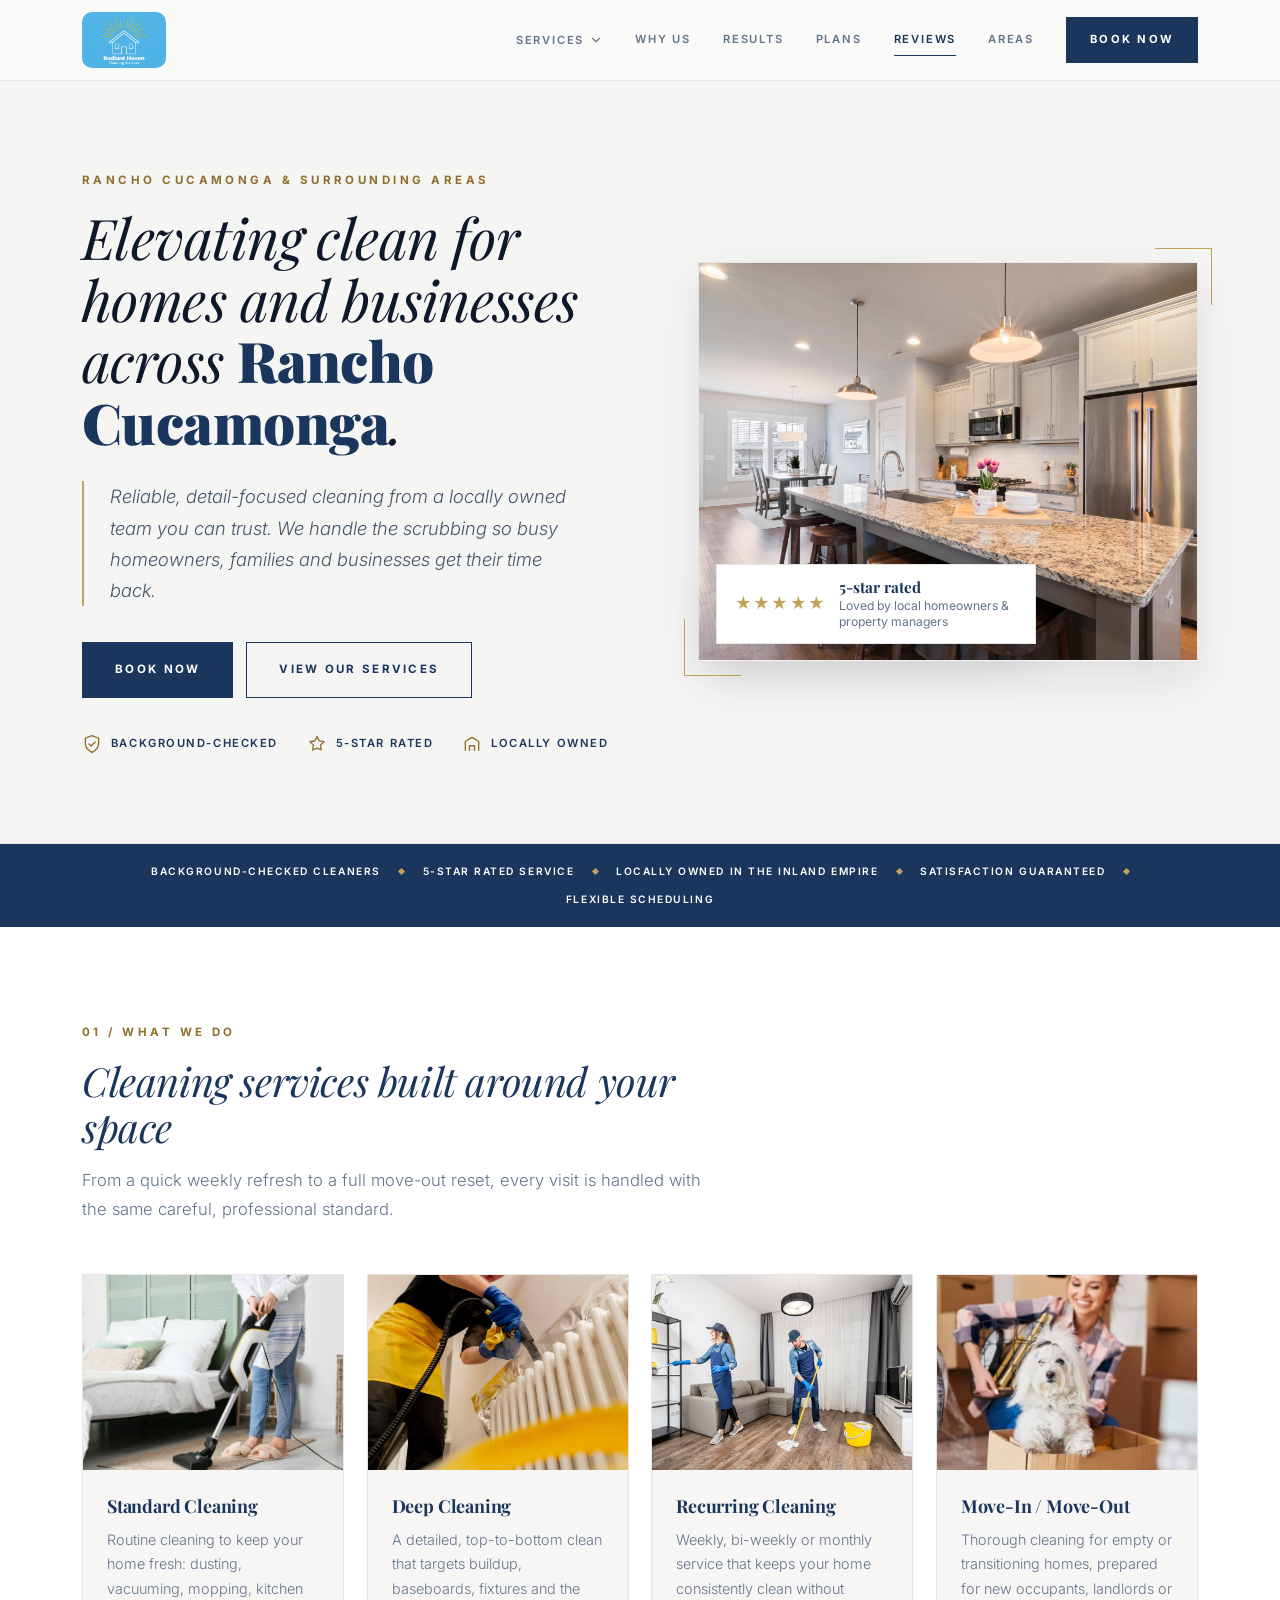
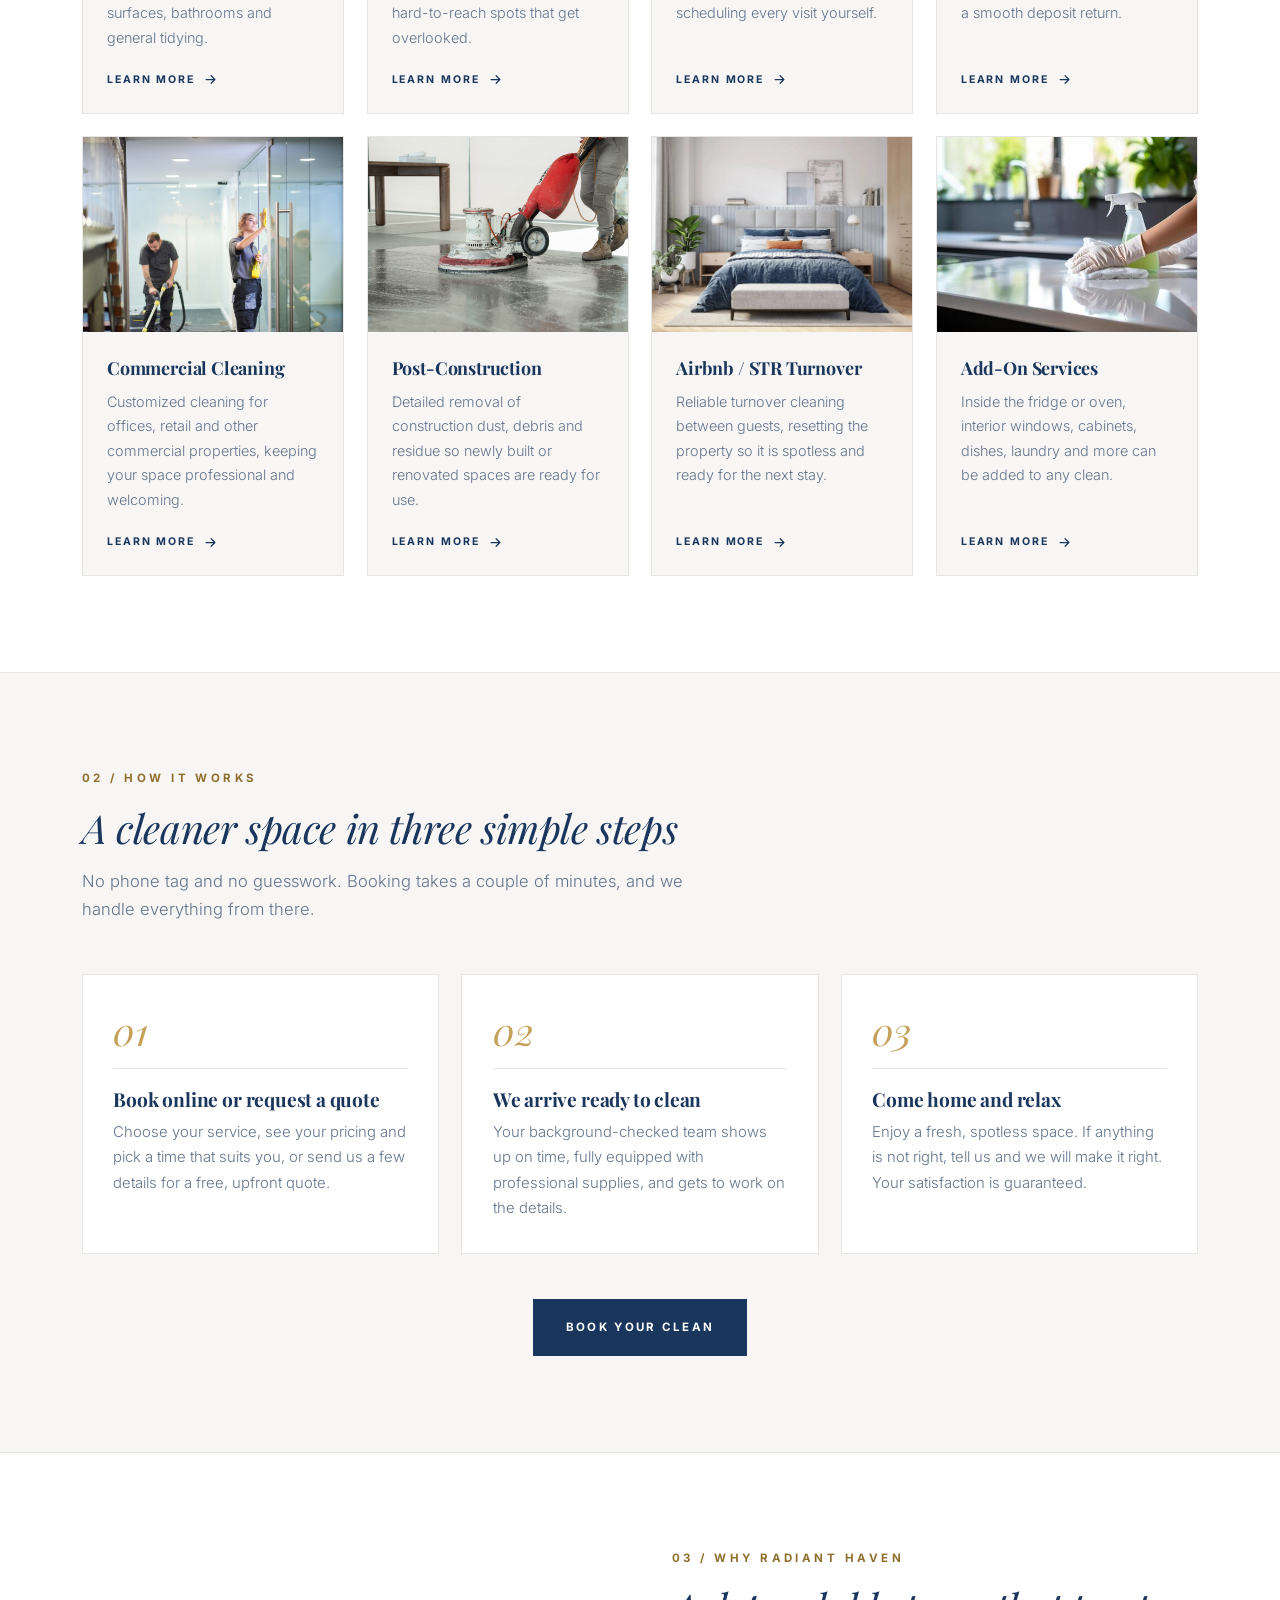
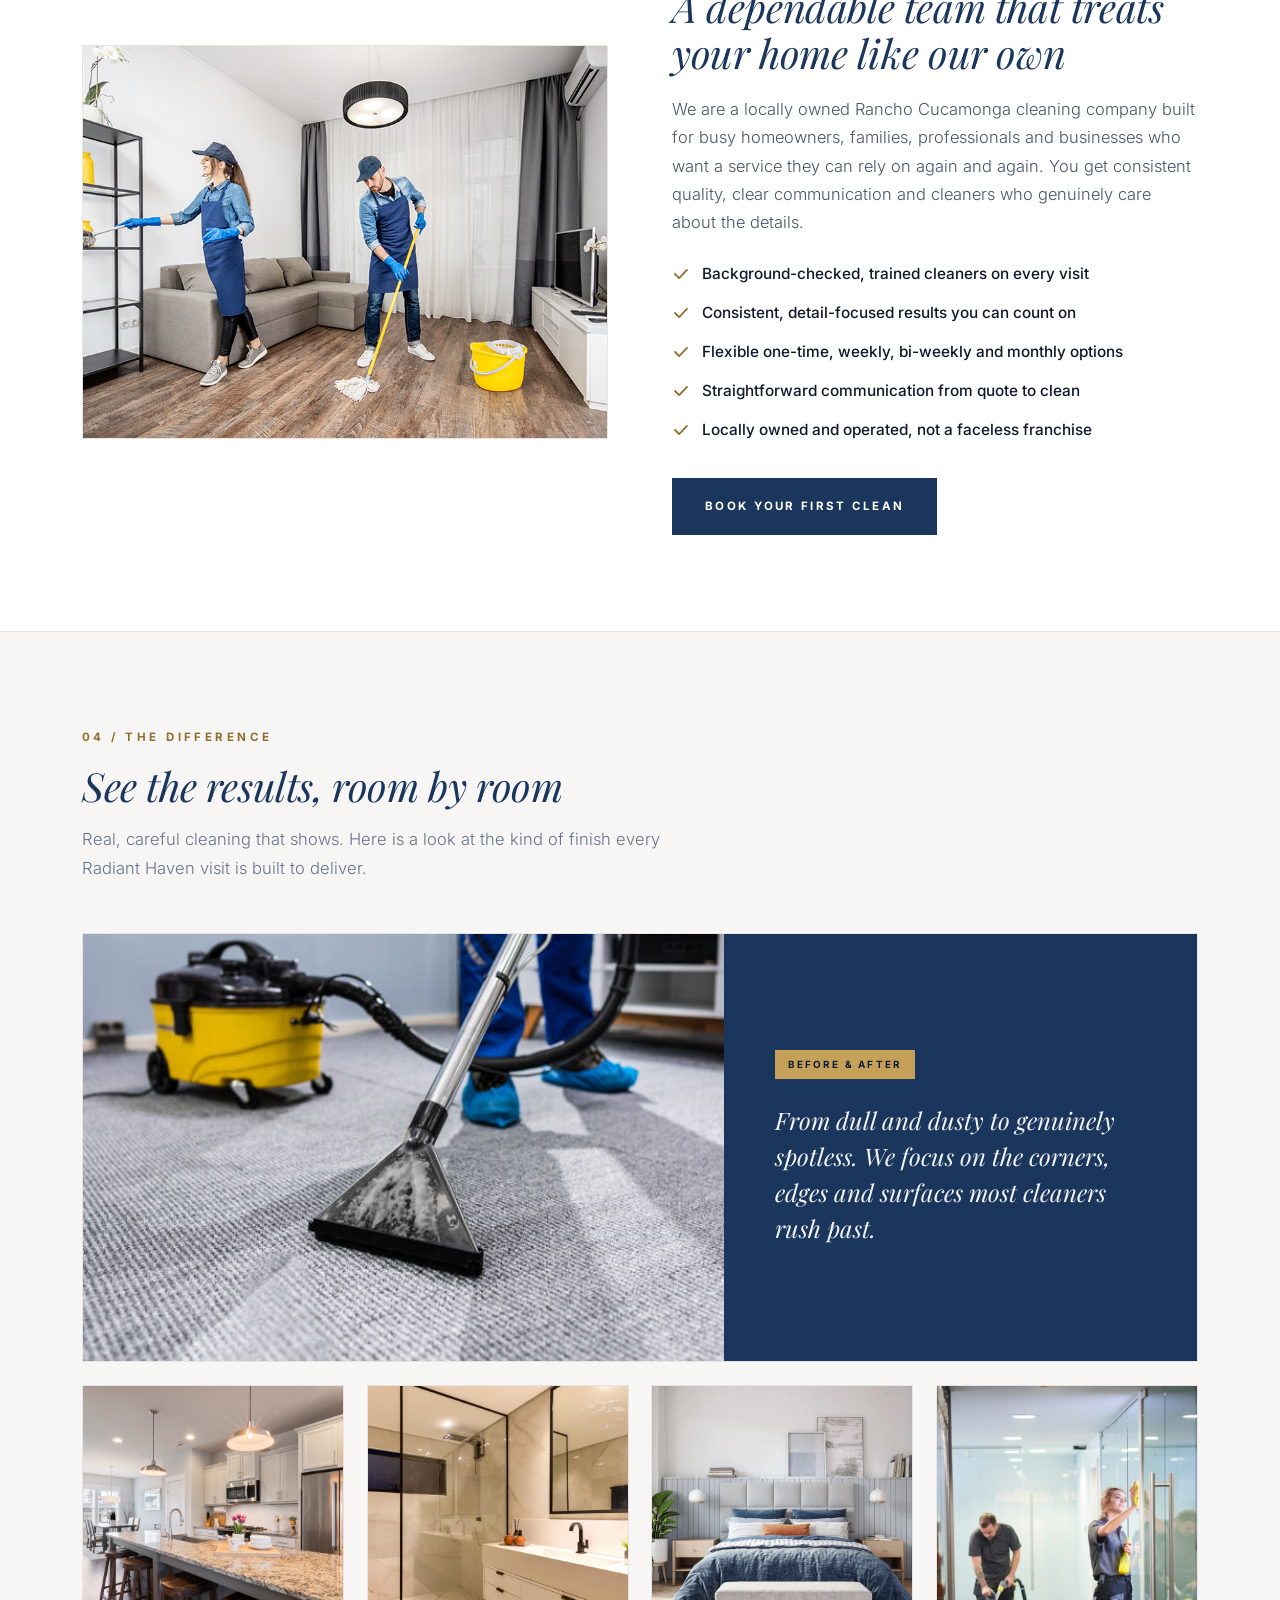
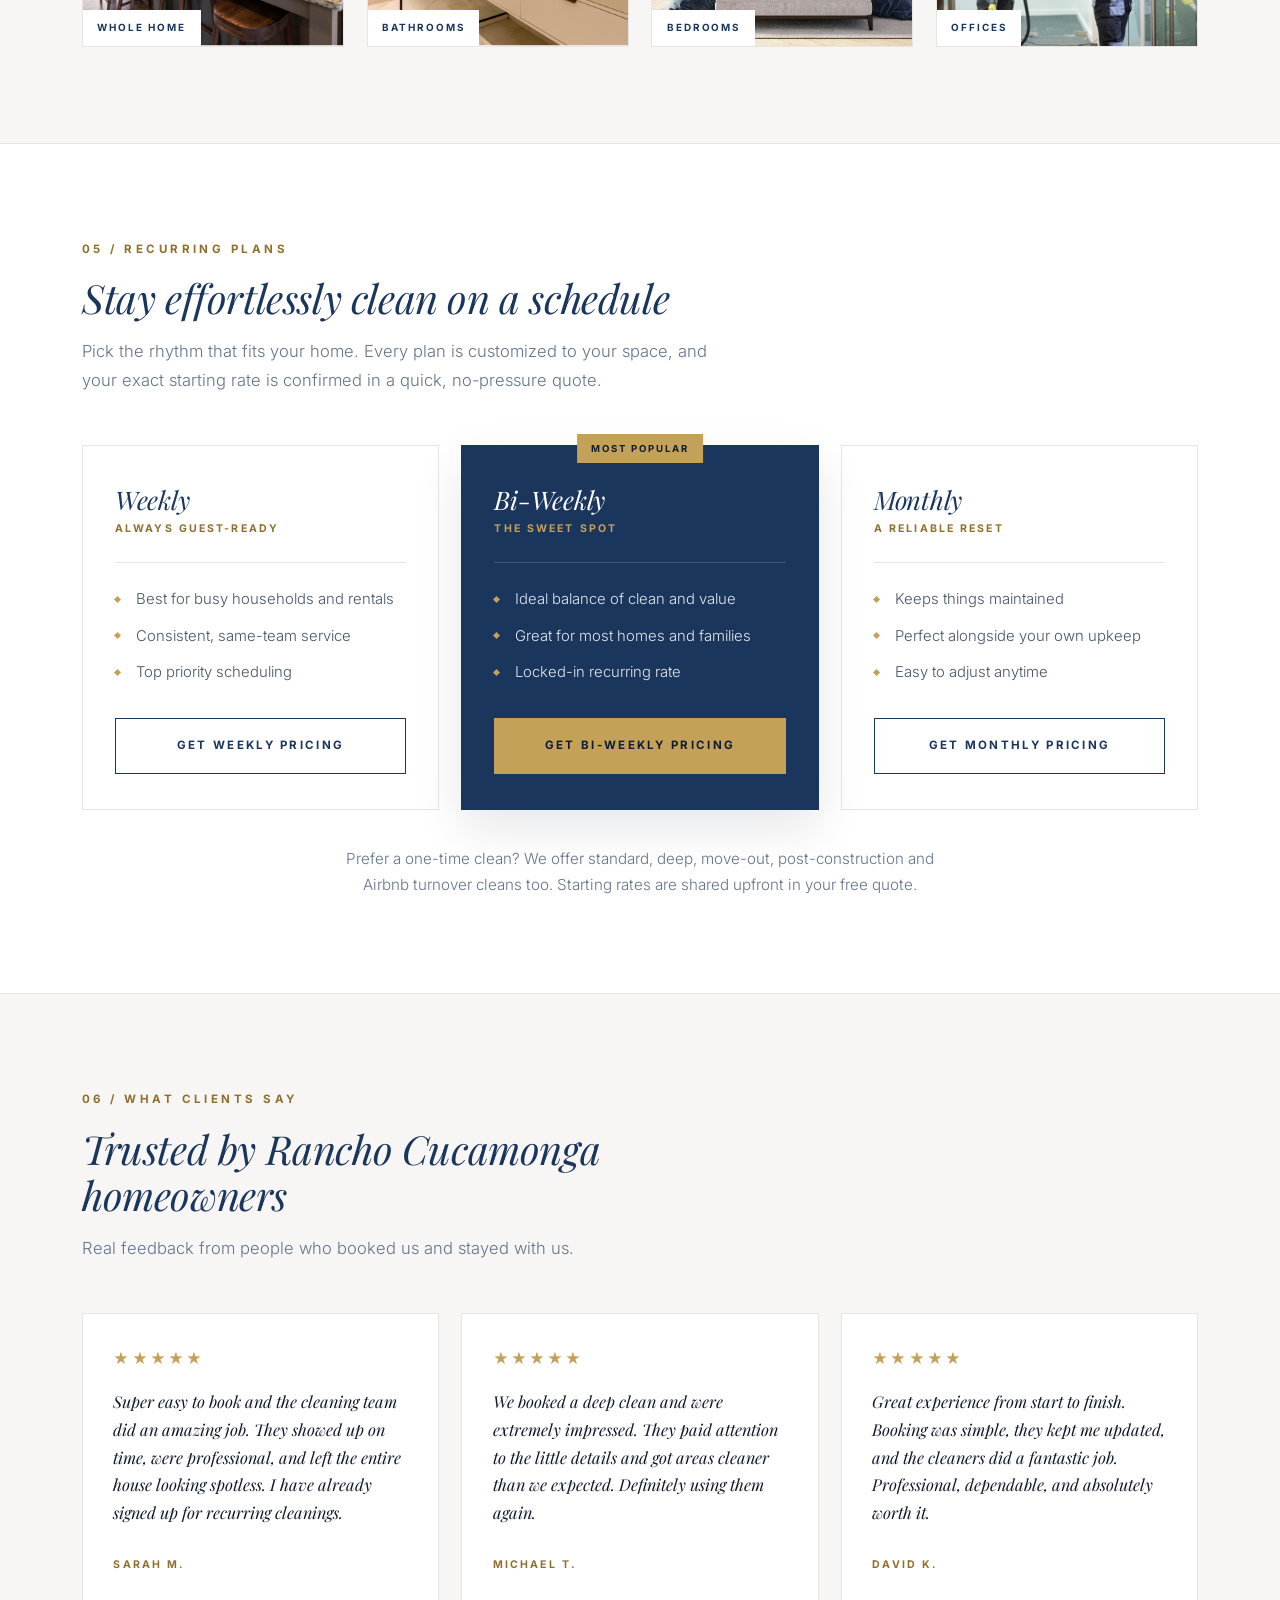
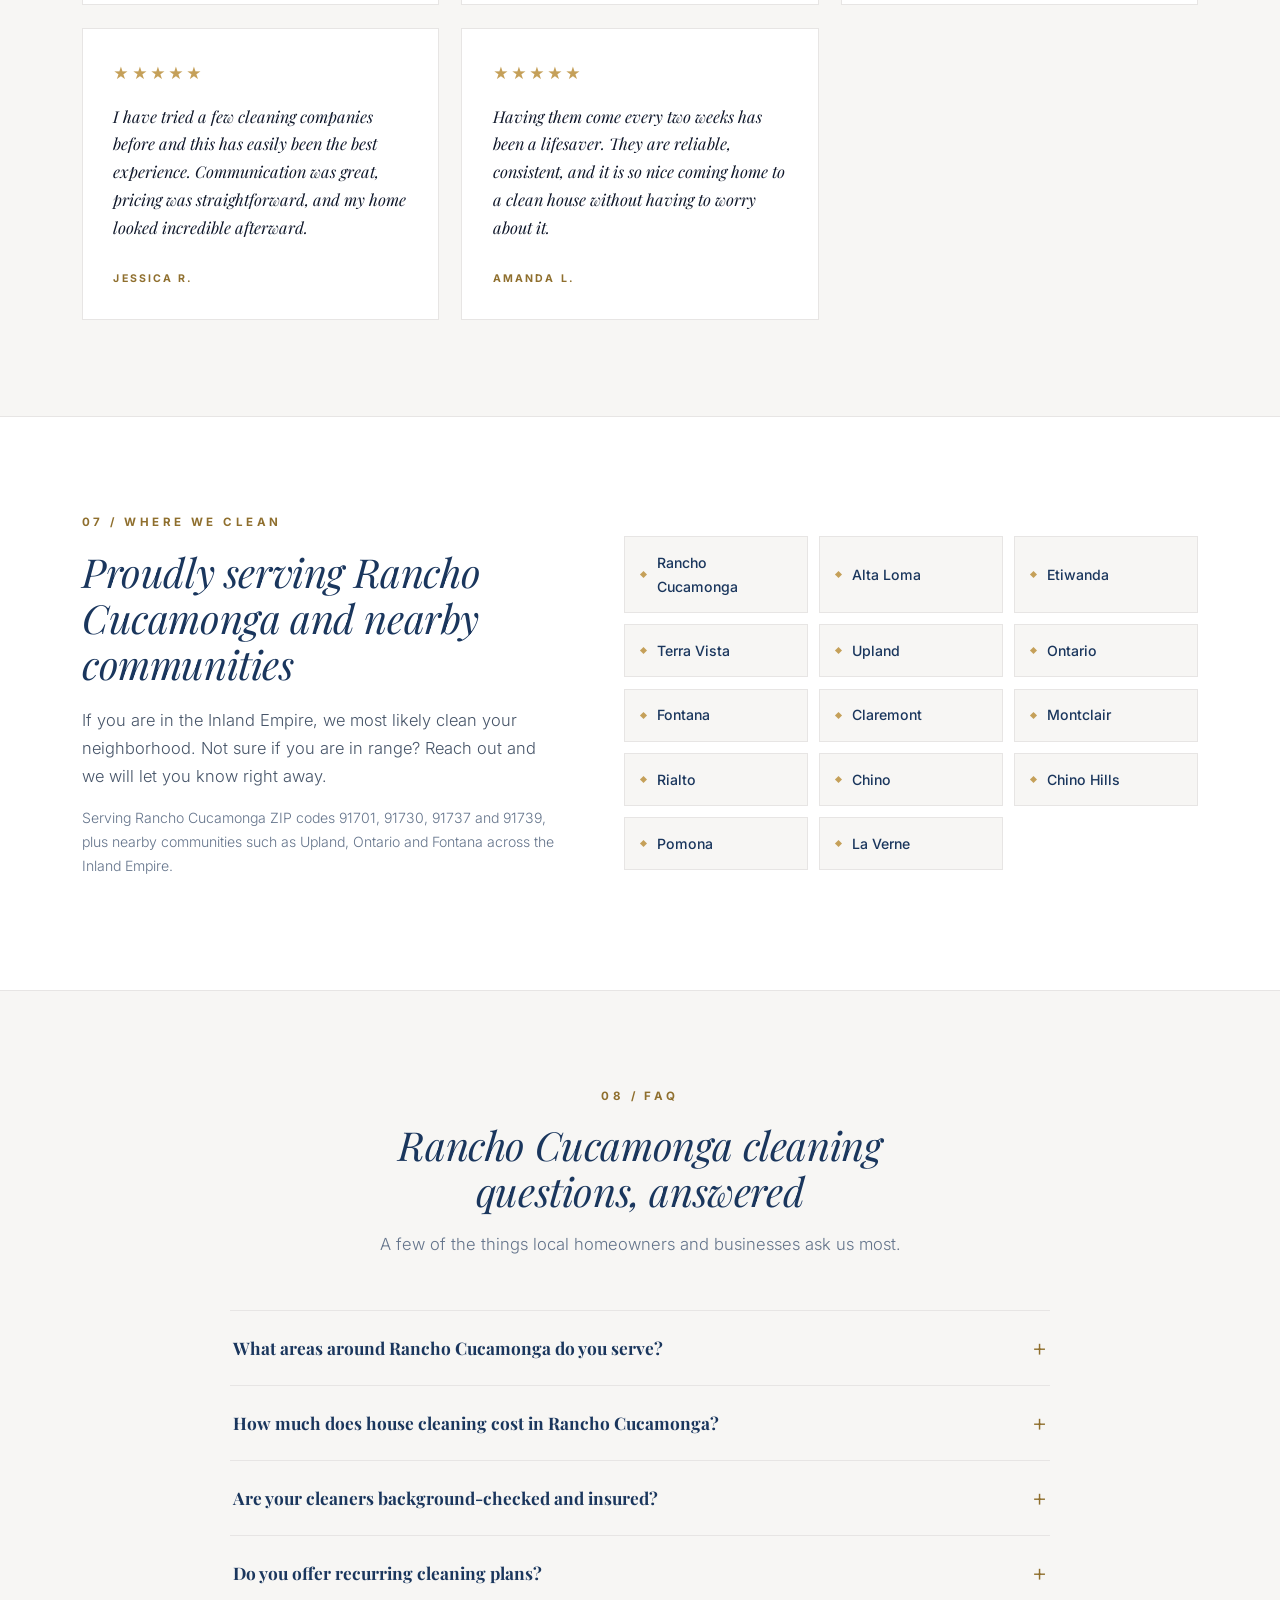
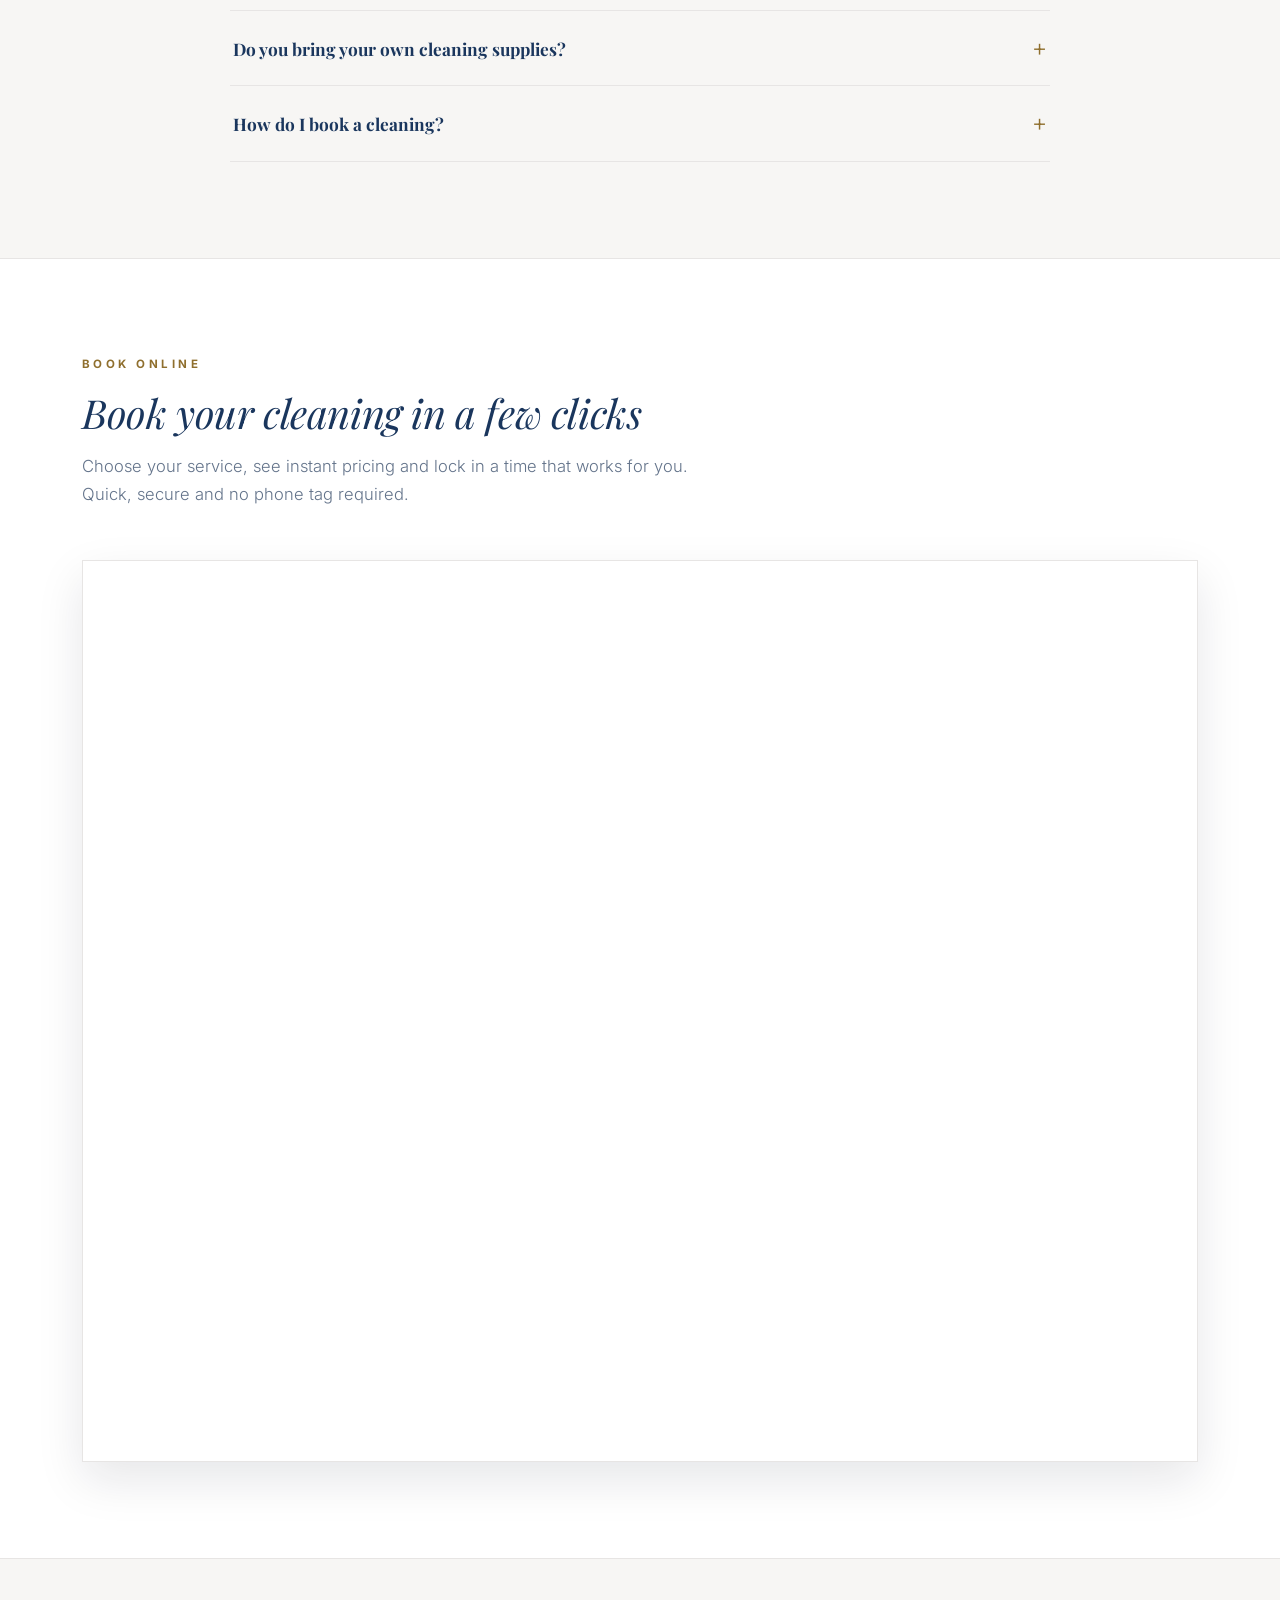
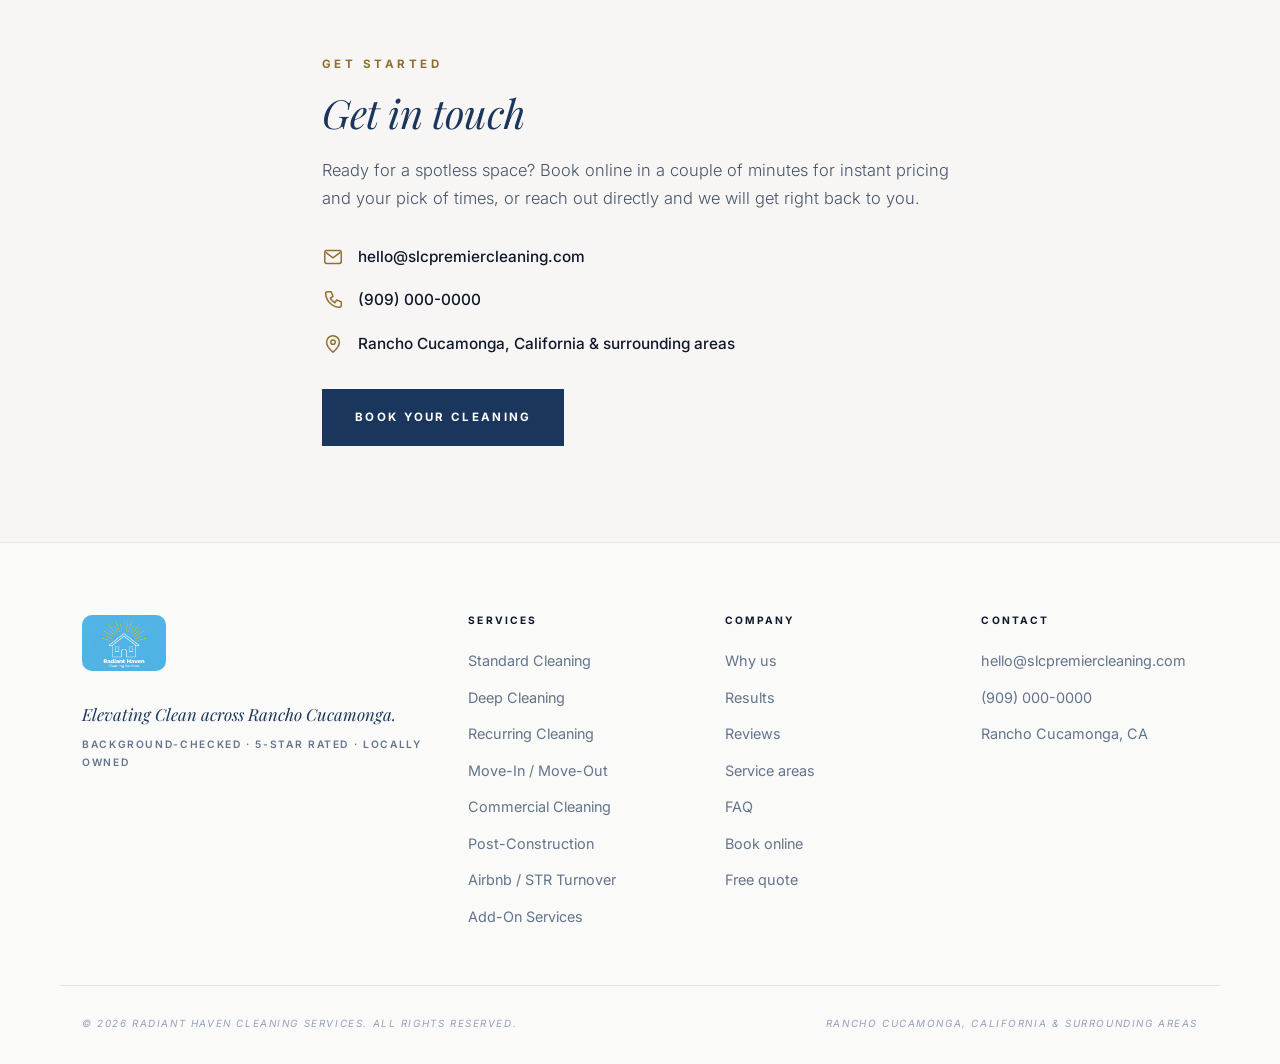
<file: index.html>
<!DOCTYPE html>
<html lang="en">
<head>
  <meta charset="UTF-8" />
  <meta name="viewport" content="width=device-width, initial-scale=1.0" />

  <!-- Primary SEO -->
  <title>House Cleaning Services in Rancho Cucamonga, CA | Radiant Haven Cleaning Services</title>
  <meta name="description" content="Radiant Haven Cleaning Services provides reliable house cleaning, deep cleaning, recurring, move-out and commercial cleaning across Rancho Cucamonga and surrounding areas. Background-checked, 5-star rated and locally owned. Request a free quote." />
  <meta name="keywords" content="house cleaning service Rancho Cucamonga, home cleaning Rancho Cucamonga, maid service Rancho Cucamonga, deep cleaning, move out cleaning, recurring cleaning, commercial cleaning Rancho Cucamonga, Airbnb turnover cleaning, cleaning services near me" />
  <meta name="author" content="Radiant Haven Cleaning Services" />
  <meta name="robots" content="index, follow, max-image-preview:large, max-snippet:-1, max-video-preview:-1" />
  <meta name="googlebot" content="index, follow, max-image-preview:large, max-snippet:-1, max-video-preview:-1" />
  <link rel="canonical" href="https://slcpremiercleaning.com/" />
  <meta name="theme-color" content="#1a365d" />
  <meta name="apple-mobile-web-app-title" content="Radiant Haven Cleaning" />

  <!-- Performance hints -->
  <link rel="preload" as="image" href="assets/hero.png" fetchpriority="high" />
  <link rel="preconnect" href="https://radianthavencleaningservices.bookingkoala.com" crossorigin />
  <link rel="dns-prefetch" href="https://radianthavencleaningservices.bookingkoala.com" />
  <link rel="manifest" href="site.webmanifest" />

  <!-- Local / Geo SEO -->
  <meta name="geo.region" content="US-CA" />
  <meta name="geo.placename" content="Rancho Cucamonga, California" />
  <meta name="geo.position" content="34.106400;-117.593100" />
  <meta name="ICBM" content="34.106400, -117.593100" />

  <!-- Open Graph -->
  <meta property="og:type" content="website" />
  <meta property="og:site_name" content="Radiant Haven Cleaning Services" />
  <meta property="og:title" content="House Cleaning Services in Rancho Cucamonga, CA | Radiant Haven Cleaning Services" />
  <meta property="og:description" content="Reliable, high-quality residential and commercial cleaning across Rancho Cucamonga. Background-checked, 5-star rated, locally owned. Request your free quote today." />
  <meta property="og:url" content="https://slcpremiercleaning.com/" />
  <meta property="og:locale" content="en_US" />
  <meta property="og:image" content="https://slcpremiercleaning.com/assets/hero.png" />
  <meta property="og:image:type" content="image/png" />
  <meta property="og:image:width" content="1024" />
  <meta property="og:image:height" content="683" />
  <meta property="og:image:alt" content="A spotless, freshly cleaned open-plan kitchen in a Rancho Cucamonga home." />

  <!-- Twitter -->
  <meta name="twitter:card" content="summary_large_image" />
  <meta name="twitter:title" content="House Cleaning Services in Rancho Cucamonga, CA | Radiant Haven Cleaning Services" />
  <meta name="twitter:description" content="Reliable residential and commercial cleaning across Rancho Cucamonga. Background-checked, 5-star rated, locally owned." />
  <meta name="twitter:image" content="https://slcpremiercleaning.com/assets/hero.png" />

  <!-- Icons -->
  <link rel="icon" type="image/svg+xml" href="assets/favicon.svg" />
  <link rel="apple-touch-icon" href="assets/favicon.svg" />

  <!-- Fonts -->
  <link rel="preconnect" href="https://fonts.googleapis.com" />
  <link rel="preconnect" href="https://fonts.gstatic.com" crossorigin />
  <link href="https://fonts.googleapis.com/css2?family=Inter:wght@300;400;500;600;700&family=Playfair+Display:ital,wght@0,400;0,700;0,900;1,400;1,700&display=swap" rel="stylesheet" />

  <link rel="stylesheet" href="css/styles.css" />

  <!-- Structured data -->
  <script type="application/ld+json">
  {
    "@context": "https://schema.org",
    "@graph": [
      {
        "@type": "WebSite",
        "@id": "https://slcpremiercleaning.com/#website",
        "url": "https://slcpremiercleaning.com/",
        "name": "Radiant Haven Cleaning Services",
        "inLanguage": "en-US",
        "publisher": { "@id": "https://slcpremiercleaning.com/#business" }
      },
      {
        "@type": ["HouseCleaningService", "LocalBusiness"],
        "@id": "https://slcpremiercleaning.com/#business",
        "name": "Radiant Haven Cleaning Services",
        "image": "https://slcpremiercleaning.com/assets/hero.png",
        "logo": "https://slcpremiercleaning.com/assets/logo.png",
        "url": "https://slcpremiercleaning.com/",
        "email": "hello@slcpremiercleaning.com",
        "telephone": "+1-909-000-0000",
        "priceRange": "$$",
        "slogan": "Elevating Clean",
        "foundingDate": "2025",
        "currenciesAccepted": "USD",
        "paymentAccepted": "Cash, Credit Card",
        "description": "Reliable, high-quality residential and commercial cleaning services across Rancho Cucamonga and surrounding areas. Background-checked, 5-star rated and locally owned.",
        "knowsAbout": ["House cleaning", "Deep cleaning", "Move-out cleaning", "Recurring cleaning", "Commercial cleaning", "Post-construction cleaning", "Airbnb turnover cleaning", "Maid service"],
        "address": {
          "@type": "PostalAddress",
          "addressLocality": "Rancho Cucamonga",
          "addressRegion": "CA",
          "postalCode": "91730",
          "addressCountry": "US"
        },
        "geo": {
          "@type": "GeoCoordinates",
          "latitude": 34.106400,
          "longitude": -117.593100
        },
        "serviceArea": {
          "@type": "GeoCircle",
          "geoMidpoint": { "@type": "GeoCoordinates", "latitude": 34.106400, "longitude": -117.593100 },
          "geoRadius": 40000
        },
        "areaServed": [
          { "@type": "City", "name": "Rancho Cucamonga", "sameAs": "https://en.wikipedia.org/wiki/Rancho_Cucamonga,_California" },
          { "@type": "Place", "name": "Alta Loma" },
          { "@type": "Place", "name": "Etiwanda" },
          { "@type": "Place", "name": "Terra Vista" },
          { "@type": "City", "name": "Upland" },
          { "@type": "City", "name": "Ontario" },
          { "@type": "City", "name": "Fontana" },
          { "@type": "City", "name": "Claremont" },
          { "@type": "City", "name": "Montclair" },
          { "@type": "City", "name": "Rialto" },
          { "@type": "City", "name": "Chino" },
          { "@type": "City", "name": "Chino Hills" },
          { "@type": "City", "name": "Pomona" },
          { "@type": "City", "name": "La Verne" }
        ],
        "openingHoursSpecification": [
          {
            "@type": "OpeningHoursSpecification",
            "dayOfWeek": ["Monday","Tuesday","Wednesday","Thursday","Friday","Saturday"],
            "opens": "08:00",
            "closes": "18:00"
          }
        ],
        "hasOfferCatalog": {
          "@type": "OfferCatalog",
          "name": "Cleaning Services",
          "itemListElement": [
            { "@type": "Offer", "itemOffered": { "@type": "Service", "name": "Standard Cleaning", "url": "https://slcpremiercleaning.com/services/standard-cleaning/" } },
            { "@type": "Offer", "itemOffered": { "@type": "Service", "name": "Deep Cleaning", "url": "https://slcpremiercleaning.com/services/deep-cleaning/" } },
            { "@type": "Offer", "itemOffered": { "@type": "Service", "name": "Recurring Cleaning", "url": "https://slcpremiercleaning.com/services/recurring-cleaning/" } },
            { "@type": "Offer", "itemOffered": { "@type": "Service", "name": "Move-In / Move-Out Cleaning", "url": "https://slcpremiercleaning.com/services/move-in-out-cleaning/" } },
            { "@type": "Offer", "itemOffered": { "@type": "Service", "name": "Commercial Cleaning", "url": "https://slcpremiercleaning.com/services/commercial-cleaning/" } },
            { "@type": "Offer", "itemOffered": { "@type": "Service", "name": "Post-Construction Cleaning", "url": "https://slcpremiercleaning.com/services/post-construction-cleaning/" } },
            { "@type": "Offer", "itemOffered": { "@type": "Service", "name": "Airbnb / STR Turnover Cleaning", "url": "https://slcpremiercleaning.com/services/airbnb-str-cleaning/" } },
            { "@type": "Offer", "itemOffered": { "@type": "Service", "name": "Add-On Services", "url": "https://slcpremiercleaning.com/services/add-on-services/" } }
          ]
        },
        "review": [
          { "@type": "Review", "author": { "@type": "Person", "name": "Sarah M." }, "reviewRating": { "@type": "Rating", "ratingValue": "5", "bestRating": "5" }, "reviewBody": "Super easy to book and the cleaning team did an amazing job. They showed up on time, were professional, and left the entire house looking spotless." },
          { "@type": "Review", "author": { "@type": "Person", "name": "Jessica R." }, "reviewRating": { "@type": "Rating", "ratingValue": "5", "bestRating": "5" }, "reviewBody": "The best experience I have had with a cleaning company. Communication was great, pricing was straightforward, and my home looked incredible afterward." },
          { "@type": "Review", "author": { "@type": "Person", "name": "Michael T." }, "reviewRating": { "@type": "Rating", "ratingValue": "5", "bestRating": "5" }, "reviewBody": "We booked a deep clean and were extremely impressed. They paid attention to the little details and got areas cleaner than we expected." }
        ]
      }
    ]
  }
  </script>

  <!-- Structured data: FAQ -->
  <script type="application/ld+json">
  {
    "@context": "https://schema.org",
    "@type": "FAQPage",
    "mainEntity": [
      {
        "@type": "Question",
        "name": "What areas around Rancho Cucamonga do you serve?",
        "acceptedAnswer": { "@type": "Answer", "text": "We serve Rancho Cucamonga and the surrounding Inland Empire, including Alta Loma, Etiwanda, Terra Vista, Upland, Ontario, Fontana, Claremont, Montclair, Rialto, Chino, Chino Hills, Pomona and La Verne. Not sure if you are in range? Reach out and we will confirm right away." }
      },
      {
        "@type": "Question",
        "name": "How much does house cleaning cost in Rancho Cucamonga?",
        "acceptedAnswer": { "@type": "Answer", "text": "Every home is different, so your price depends on the size of your space, its condition and how often you would like service. We provide a straightforward, upfront quote before we start, and recurring plans come with locked-in rates. Request a free quote to see your starting price." }
      },
      {
        "@type": "Question",
        "name": "Are your cleaners background-checked and insured?",
        "acceptedAnswer": { "@type": "Answer", "text": "Yes. Radiant Haven Cleaning Services is locally owned and every cleaner is background-checked and trained. We treat your home and business with professional care on every visit." }
      },
      {
        "@type": "Question",
        "name": "Do you offer recurring cleaning plans?",
        "acceptedAnswer": { "@type": "Answer", "text": "Absolutely. We offer weekly, bi-weekly and monthly recurring plans, plus one-time standard, deep, move-in and move-out, post-construction and Airbnb turnover cleans." }
      },
      {
        "@type": "Question",
        "name": "Do you bring your own cleaning supplies?",
        "acceptedAnswer": { "@type": "Answer", "text": "Yes, our team arrives fully equipped with professional supplies and equipment. If you have specific product preferences, just let us know and we are happy to accommodate." }
      },
      {
        "@type": "Question",
        "name": "How do I book a cleaning?",
        "acceptedAnswer": { "@type": "Answer", "text": "You can book online in a few clicks using our booking tool, or request a free quote and we will get right back to you." }
      }
    ]
  }
  </script>
</head>

<body>
  <a class="skip-link" href="#main">Skip to content</a>

  <!-- ===== Header ===== -->
  <header class="site-header" id="top">
    <div class="wrap header-inner">
      <a class="brand" href="#top" aria-label="Radiant Haven Cleaning Services home">
        <img class="brand-logo" src="assets/logo.png" width="1206" height="804" alt="Radiant Haven Cleaning Services" />
      </a>

      <nav class="nav" id="nav" aria-label="Primary">
        <div class="nav-item has-dropdown">
          <button type="button" class="nav-link" aria-haspopup="true" aria-expanded="false">
            Services
            <svg viewBox="0 0 24 24" aria-hidden="true"><path d="m6 9 6 6 6-6" fill="none" stroke="currentColor" stroke-width="2" stroke-linecap="round" stroke-linejoin="round"/></svg>
          </button>
          <div class="dropdown">
            <a class="dd-all" href="#services">All services</a>
            <a href="services/standard-cleaning/">Standard Cleaning</a>
            <a href="services/deep-cleaning/">Deep Cleaning</a>
            <a href="services/recurring-cleaning/">Recurring Cleaning</a>
            <a href="services/move-in-out-cleaning/">Move-In / Move-Out</a>
            <a href="services/commercial-cleaning/">Commercial Cleaning</a>
            <a href="services/post-construction-cleaning/">Post-Construction</a>
            <a href="services/airbnb-str-cleaning/">Airbnb / STR Turnover</a>
            <a href="services/add-on-services/">Add-On Services</a>
          </div>
        </div>
        <a href="#why">Why us</a>
        <a href="#results">Results</a>
        <a href="#plans">Plans</a>
        <a href="#reviews">Reviews</a>
        <a href="#areas">Areas</a>
        <a class="nav-cta" href="#book">Book now</a>
      </nav>

      <button class="nav-toggle" id="navToggle" aria-label="Open menu" aria-expanded="false" aria-controls="nav">
        <span></span><span></span><span></span>
      </button>
    </div>
  </header>

  <main id="main">

    <!-- ===== Hero ===== -->
    <section class="hero">
      <div class="hero-bg" aria-hidden="true"></div>
      <div class="wrap hero-grid">
        <div class="hero-copy">
          <p class="eyebrow">Rancho Cucamonga &amp; surrounding areas</p>
          <h1>Elevating clean for homes and businesses across <span class="hl">Rancho Cucamonga</span>.</h1>
          <p class="lead">Reliable, detail-focused cleaning from a locally owned team you can trust. We handle the scrubbing so busy homeowners, families and businesses get their time back.</p>
          <div class="hero-actions">
            <a class="btn btn-primary" href="#book">Book now</a>
            <a class="btn btn-ghost" href="#services">View our services</a>
          </div>
          <ul class="hero-trust">
            <li>
              <svg viewBox="0 0 24 24" aria-hidden="true"><path d="M12 2 4 5v6c0 5 3.4 8.5 8 11 4.6-2.5 8-6 8-11V5z" fill="none" stroke="currentColor" stroke-width="1.7"/><path d="m8.5 12 2.4 2.4L15.8 9.6" fill="none" stroke="currentColor" stroke-width="1.7" stroke-linecap="round" stroke-linejoin="round"/></svg>
              Background-checked
            </li>
            <li>
              <svg viewBox="0 0 24 24" aria-hidden="true"><path d="m12 3 2.6 5.3 5.9.9-4.3 4.1 1 5.8L12 16.9 6.8 19.2l1-5.8L3.5 9.3l5.9-.9z" fill="none" stroke="currentColor" stroke-width="1.6" stroke-linejoin="round"/></svg>
              5-star rated
            </li>
            <li>
              <svg viewBox="0 0 24 24" aria-hidden="true"><path d="M4 20V9l8-5 8 5v11" fill="none" stroke="currentColor" stroke-width="1.7" stroke-linejoin="round"/><path d="M9 20v-6h6v6" fill="none" stroke="currentColor" stroke-width="1.7" stroke-linejoin="round"/></svg>
              Locally owned
            </li>
          </ul>
        </div>

        <div class="hero-media">
          <div class="hero-media-frame">
            <img src="assets/hero.png" width="1024" height="683" alt="A spotless, freshly cleaned open-plan kitchen in a Rancho Cucamonga home" fetchpriority="high" />
          </div>
          <div class="hero-badge">
            <span class="hero-badge-stars" aria-hidden="true">★★★★★</span>
            <div>
              <strong>5-star rated</strong>
              <span>Loved by local homeowners &amp; property managers</span>
            </div>
          </div>
        </div>
      </div>
    </section>

    <!-- ===== Marquee / trust bar ===== -->
    <div class="trustbar" aria-label="What you can count on">
      <div class="wrap trustbar-inner">
        <span>Background-Checked Cleaners</span>
        <span class="dot" aria-hidden="true"></span>
        <span>5-Star Rated Service</span>
        <span class="dot" aria-hidden="true"></span>
        <span>Locally Owned in the Inland Empire</span>
        <span class="dot" aria-hidden="true"></span>
        <span>Satisfaction Guaranteed</span>
        <span class="dot" aria-hidden="true"></span>
        <span>Flexible Scheduling</span>
      </div>
    </div>

    <!-- ===== Services ===== -->
    <section class="section" id="services">
      <div class="wrap">
        <header class="section-head">
          <p class="eyebrow">01 / What we do</p>
          <h2>Cleaning services built around your space</h2>
          <p class="section-sub">From a quick weekly refresh to a full move-out reset, every visit is handled with the same careful, professional standard.</p>
        </header>

        <div class="cards">
          <a class="card" href="services/standard-cleaning/">
            <div class="card-media"><img src="assets/svc-standard.jpg" width="1281" height="852" alt="A cleaner vacuuming a bright, tidy bedroom" loading="lazy" /></div>
            <div class="card-body">
              <h3>Standard Cleaning</h3>
              <p>Routine cleaning to keep your home fresh: dusting, vacuuming, mopping, kitchen surfaces, bathrooms and general tidying.</p>
              <span class="card-link">Learn more <svg viewBox="0 0 24 24" aria-hidden="true"><path d="M5 12h14M13 6l6 6-6 6" fill="none" stroke="currentColor" stroke-width="2" stroke-linecap="round" stroke-linejoin="round"/></svg></span>
            </div>
          </a>
          <a class="card" href="services/deep-cleaning/">
            <div class="card-media"><img src="assets/svc-deep.jpg" width="1281" height="765" alt="A cleaner steam cleaning fixtures during a detailed deep clean" loading="lazy" /></div>
            <div class="card-body">
              <h3>Deep Cleaning</h3>
              <p>A detailed, top-to-bottom clean that targets buildup, baseboards, fixtures and the hard-to-reach spots that get overlooked.</p>
              <span class="card-link">Learn more <svg viewBox="0 0 24 24" aria-hidden="true"><path d="M5 12h14M13 6l6 6-6 6" fill="none" stroke="currentColor" stroke-width="2" stroke-linecap="round" stroke-linejoin="round"/></svg></span>
            </div>
          </a>
          <a class="card" href="services/recurring-cleaning/">
            <div class="card-media"><img src="assets/team.jpg" width="1024" height="574" alt="Two uniformed cleaners dusting and mopping a tidy living room" loading="lazy" /></div>
            <div class="card-body">
              <h3>Recurring Cleaning</h3>
              <p>Weekly, bi-weekly or monthly service that keeps your home consistently clean without scheduling every visit yourself.</p>
              <span class="card-link">Learn more <svg viewBox="0 0 24 24" aria-hidden="true"><path d="M5 12h14M13 6l6 6-6 6" fill="none" stroke="currentColor" stroke-width="2" stroke-linecap="round" stroke-linejoin="round"/></svg></span>
            </div>
          </a>
          <a class="card" href="services/move-in-out-cleaning/">
            <div class="card-media"><img src="assets/svc-moving.jpg" width="600" height="600" alt="A cleaner preparing an empty home for its next occupants" loading="lazy" /></div>
            <div class="card-body">
              <h3>Move-In / Move-Out</h3>
              <p>Thorough cleaning for empty or transitioning homes, prepared for new occupants, landlords or a smooth deposit return.</p>
              <span class="card-link">Learn more <svg viewBox="0 0 24 24" aria-hidden="true"><path d="M5 12h14M13 6l6 6-6 6" fill="none" stroke="currentColor" stroke-width="2" stroke-linecap="round" stroke-linejoin="round"/></svg></span>
            </div>
          </a>
          <a class="card" href="services/commercial-cleaning/">
            <div class="card-media"><img src="assets/gallery-office.png" width="1080" height="720" alt="A commercial cleaning team detailing a modern office" loading="lazy" /></div>
            <div class="card-body">
              <h3>Commercial Cleaning</h3>
              <p>Customized cleaning for offices, retail and other commercial properties, keeping your space professional and welcoming.</p>
              <span class="card-link">Learn more <svg viewBox="0 0 24 24" aria-hidden="true"><path d="M5 12h14M13 6l6 6-6 6" fill="none" stroke="currentColor" stroke-width="2" stroke-linecap="round" stroke-linejoin="round"/></svg></span>
            </div>
          </a>
          <a class="card" href="services/post-construction-cleaning/">
            <div class="card-media"><img src="assets/svc-construction.jpg" width="2048" height="1365" alt="A cleaner clearing dust and debris after a renovation" loading="lazy" /></div>
            <div class="card-body">
              <h3>Post-Construction</h3>
              <p>Detailed removal of construction dust, debris and residue so newly built or renovated spaces are ready for use.</p>
              <span class="card-link">Learn more <svg viewBox="0 0 24 24" aria-hidden="true"><path d="M5 12h14M13 6l6 6-6 6" fill="none" stroke="currentColor" stroke-width="2" stroke-linecap="round" stroke-linejoin="round"/></svg></span>
            </div>
          </a>
          <a class="card" href="services/airbnb-str-cleaning/">
            <div class="card-media"><img src="assets/gallery-bed.jpg" width="1290" height="862" alt="A freshly made, guest-ready bedroom with natural light" loading="lazy" /></div>
            <div class="card-body">
              <h3>Airbnb / STR Turnover</h3>
              <p>Reliable turnover cleaning between guests, resetting the property so it is spotless and ready for the next stay.</p>
              <span class="card-link">Learn more <svg viewBox="0 0 24 24" aria-hidden="true"><path d="M5 12h14M13 6l6 6-6 6" fill="none" stroke="currentColor" stroke-width="2" stroke-linecap="round" stroke-linejoin="round"/></svg></span>
            </div>
          </a>
          <a class="card" href="services/add-on-services/">
            <div class="card-media"><img src="assets/svc-addon.jpg" width="625" height="350" alt="A gloved cleaner wiping down a gleaming kitchen counter" loading="lazy" /></div>
            <div class="card-body">
              <h3>Add-On Services</h3>
              <p>Inside the fridge or oven, interior windows, cabinets, dishes, laundry and more can be added to any clean.</p>
              <span class="card-link">Learn more <svg viewBox="0 0 24 24" aria-hidden="true"><path d="M5 12h14M13 6l6 6-6 6" fill="none" stroke="currentColor" stroke-width="2" stroke-linecap="round" stroke-linejoin="round"/></svg></span>
            </div>
          </a>
        </div>
      </div>
    </section>

    <!-- ===== How it works ===== -->
    <section class="section section-alt" id="how">
      <div class="wrap">
        <header class="section-head">
          <p class="eyebrow">02 / How it works</p>
          <h2>A cleaner space in three simple steps</h2>
          <p class="section-sub">No phone tag and no guesswork. Booking takes a couple of minutes, and we handle everything from there.</p>
        </header>

        <ol class="steps">
          <li class="step">
            <h3>Book online or request a quote</h3>
            <p>Choose your service, see your pricing and pick a time that suits you, or send us a few details for a free, upfront quote.</p>
          </li>
          <li class="step">
            <h3>We arrive ready to clean</h3>
            <p>Your background-checked team shows up on time, fully equipped with professional supplies, and gets to work on the details.</p>
          </li>
          <li class="step">
            <h3>Come home and relax</h3>
            <p>Enjoy a fresh, spotless space. If anything is not right, tell us and we will make it right. Your satisfaction is guaranteed.</p>
          </li>
        </ol>
        <div class="steps-cta"><a class="btn btn-primary" href="#book">Book your clean</a></div>
      </div>
    </section>

    <!-- ===== Why us / about ===== -->
    <section class="section" id="why">
      <div class="wrap why-grid">
        <div class="why-media">
          <img src="assets/team.jpg" width="1200" height="675" alt="Two uniformed Radiant Haven cleaners dusting and mopping a tidy living room" loading="lazy" />
        </div>
        <div class="why-copy">
          <p class="eyebrow">03 / Why Radiant Haven</p>
          <h2>A dependable team that treats your home like our own</h2>
          <p>We are a locally owned Rancho Cucamonga cleaning company built for busy homeowners, families, professionals and businesses who want a service they can rely on again and again. You get consistent quality, clear communication and cleaners who genuinely care about the details.</p>
          <ul class="checks">
            <li>Background-checked, trained cleaners on every visit</li>
            <li>Consistent, detail-focused results you can count on</li>
            <li>Flexible one-time, weekly, bi-weekly and monthly options</li>
            <li>Straightforward communication from quote to clean</li>
            <li>Locally owned and operated, not a faceless franchise</li>
          </ul>
          <a class="btn btn-primary" href="#book">Book your first clean</a>
        </div>
      </div>
    </section>

    <!-- ===== Results / before & after ===== -->
    <!-- Client tip: swap the images below with your own before/after job photos when ready. -->
    <section class="section section-alt" id="results">
      <div class="wrap">
        <header class="section-head">
          <p class="eyebrow">04 / The difference</p>
          <h2>See the results, room by room</h2>
          <p class="section-sub">Real, careful cleaning that shows. Here is a look at the kind of finish every Radiant Haven visit is built to deliver.</p>
        </header>

        <div class="results-feature">
          <img src="assets/results.jpg" width="1200" height="800" alt="A professional vacuum leaving a bright, clean stripe across a carpet, showing the before and after difference" loading="lazy" />
          <div class="results-caption">
            <span class="tag">Before &amp; after</span>
            <p>From dull and dusty to genuinely spotless. We focus on the corners, edges and surfaces most cleaners rush past.</p>
          </div>
        </div>

        <div class="gallery">
          <figure><img src="assets/gallery-home.png" width="1024" height="683" alt="A spotless open-plan kitchen and living area in a Rancho Cucamonga home" loading="lazy" /><figcaption>Whole home</figcaption></figure>
          <figure><img src="assets/gallery-bath.png" width="1024" height="683" alt="A sparkling clean bathroom with a glass shower and clear counters" loading="lazy" /><figcaption>Bathrooms</figcaption></figure>
          <figure><img src="assets/gallery-bed.jpg" width="1024" height="683" alt="A freshly cleaned, neatly made bedroom with natural light" loading="lazy" /><figcaption>Bedrooms</figcaption></figure>
          <figure><img src="assets/gallery-office.png" width="1024" height="683" alt="A commercial cleaning team detailing a modern office space" loading="lazy" /><figcaption>Offices</figcaption></figure>
        </div>
      </div>
    </section>

    <!-- ===== Recurring plans ===== -->
    <section class="section" id="plans">
      <div class="wrap">
        <header class="section-head">
          <p class="eyebrow">05 / Recurring plans</p>
          <h2>Stay effortlessly clean on a schedule</h2>
          <p class="section-sub">Pick the rhythm that fits your home. Every plan is customized to your space, and your exact starting rate is confirmed in a quick, no-pressure quote.</p>
        </header>

        <div class="plans">
          <article class="plan">
            <h3>Weekly</h3>
            <p class="plan-tag">Always guest-ready</p>
            <ul>
              <li>Best for busy households and rentals</li>
              <li>Consistent, same-team service</li>
              <li>Top priority scheduling</li>
            </ul>
            <a class="btn btn-ghost" href="#book">Get weekly pricing</a>
          </article>

          <article class="plan plan-featured">
            <span class="plan-flag">Most popular</span>
            <h3>Bi-Weekly</h3>
            <p class="plan-tag">The sweet spot</p>
            <ul>
              <li>Ideal balance of clean and value</li>
              <li>Great for most homes and families</li>
              <li>Locked-in recurring rate</li>
            </ul>
            <a class="btn btn-primary" href="#book">Get bi-weekly pricing</a>
          </article>

          <article class="plan">
            <h3>Monthly</h3>
            <p class="plan-tag">A reliable reset</p>
            <ul>
              <li>Keeps things maintained</li>
              <li>Perfect alongside your own upkeep</li>
              <li>Easy to adjust anytime</li>
            </ul>
            <a class="btn btn-ghost" href="#book">Get monthly pricing</a>
          </article>
        </div>
        <p class="plans-note">Prefer a one-time clean? We offer standard, deep, move-out, post-construction and Airbnb turnover cleans too. Starting rates are shared upfront in your free quote.</p>
      </div>
    </section>

    <!-- ===== Reviews ===== -->
    <section class="section section-alt" id="reviews">
      <div class="wrap">
        <header class="section-head">
          <p class="eyebrow">06 / What clients say</p>
          <h2>Trusted by Rancho Cucamonga homeowners</h2>
          <p class="section-sub">Real feedback from people who booked us and stayed with us.</p>
        </header>

        <div class="reviews">
          <blockquote class="review">
            <span class="stars" aria-label="5 out of 5 stars">★★★★★</span>
            <p>Super easy to book and the cleaning team did an amazing job. They showed up on time, were professional, and left the entire house looking spotless. I have already signed up for recurring cleanings.</p>
            <cite>Sarah M.</cite>
          </blockquote>

          <blockquote class="review">
            <span class="stars" aria-label="5 out of 5 stars">★★★★★</span>
            <p>I have tried a few cleaning companies before and this has easily been the best experience. Communication was great, pricing was straightforward, and my home looked incredible afterward.</p>
            <cite>Jessica R.</cite>
          </blockquote>

          <blockquote class="review">
            <span class="stars" aria-label="5 out of 5 stars">★★★★★</span>
            <p>We booked a deep clean and were extremely impressed. They paid attention to the little details and got areas cleaner than we expected. Definitely using them again.</p>
            <cite>Michael T.</cite>
          </blockquote>

          <blockquote class="review">
            <span class="stars" aria-label="5 out of 5 stars">★★★★★</span>
            <p>Having them come every two weeks has been a lifesaver. They are reliable, consistent, and it is so nice coming home to a clean house without having to worry about it.</p>
            <cite>Amanda L.</cite>
          </blockquote>

          <blockquote class="review">
            <span class="stars" aria-label="5 out of 5 stars">★★★★★</span>
            <p>Great experience from start to finish. Booking was simple, they kept me updated, and the cleaners did a fantastic job. Professional, dependable, and absolutely worth it.</p>
            <cite>David K.</cite>
          </blockquote>
        </div>
      </div>
    </section>

    <!-- ===== Service areas ===== -->
    <section class="section" id="areas">
      <div class="wrap areas-grid">
        <div class="areas-copy">
          <p class="eyebrow">07 / Where we clean</p>
          <h2>Proudly serving Rancho Cucamonga and nearby communities</h2>
          <p>If you are in the Inland Empire, we most likely clean your neighborhood. Not sure if you are in range? Reach out and we will let you know right away.</p>
          <p class="areas-zips">Serving Rancho Cucamonga ZIP codes 91701, 91730, 91737 and 91739, plus nearby communities such as Upland, Ontario and Fontana across the Inland Empire.</p>
        </div>
        <ul class="areas-list">
          <li>Rancho Cucamonga</li>
          <li>Alta Loma</li>
          <li>Etiwanda</li>
          <li>Terra Vista</li>
          <li>Upland</li>
          <li>Ontario</li>
          <li>Fontana</li>
          <li>Claremont</li>
          <li>Montclair</li>
          <li>Rialto</li>
          <li>Chino</li>
          <li>Chino Hills</li>
          <li>Pomona</li>
          <li>La Verne</li>
        </ul>
      </div>
    </section>

    <!-- ===== FAQ ===== -->
    <section class="section section-alt faq" id="faq">
      <div class="wrap">
        <header class="section-head">
          <p class="eyebrow">08 / FAQ</p>
          <h2>Rancho Cucamonga cleaning questions, answered</h2>
          <p class="section-sub">A few of the things local homeowners and businesses ask us most.</p>
        </header>
        <div class="faq-list">
          <details class="faq-item">
            <summary>What areas around Rancho Cucamonga do you serve?</summary>
            <div class="faq-a"><p>We serve Rancho Cucamonga and the surrounding Inland Empire, including Alta Loma, Etiwanda, Terra Vista, Upland, Ontario, Fontana, Claremont, Montclair, Rialto, Chino, Chino Hills, Pomona and La Verne. Not sure if you are in range? Reach out and we will confirm right away.</p></div>
          </details>
          <details class="faq-item">
            <summary>How much does house cleaning cost in Rancho Cucamonga?</summary>
            <div class="faq-a"><p>Every home is different, so your price depends on the size of your space, its condition and how often you would like service. We provide a straightforward, upfront quote before we start, and recurring plans come with locked-in rates. Request a free quote to see your starting price.</p></div>
          </details>
          <details class="faq-item">
            <summary>Are your cleaners background-checked and insured?</summary>
            <div class="faq-a"><p>Yes. Radiant Haven Cleaning Services is locally owned and every cleaner is background-checked and trained. We treat your home and business with professional care on every visit.</p></div>
          </details>
          <details class="faq-item">
            <summary>Do you offer recurring cleaning plans?</summary>
            <div class="faq-a"><p>Absolutely. We offer weekly, bi-weekly and monthly recurring plans, plus one-time standard, deep, move-in and move-out, post-construction and Airbnb turnover cleans.</p></div>
          </details>
          <details class="faq-item">
            <summary>Do you bring your own cleaning supplies?</summary>
            <div class="faq-a"><p>Yes, our team arrives fully equipped with professional supplies and equipment. If you have specific product preferences, just let us know and we are happy to accommodate.</p></div>
          </details>
          <details class="faq-item">
            <summary>How do I book a cleaning?</summary>
            <div class="faq-a"><p>You can book online in a few clicks using our booking tool, or request a free quote and we will get right back to you.</p></div>
          </details>
        </div>
      </div>
    </section>

    <!-- ===== Book online (BookingKoala embed) ===== -->
    <section class="section booking" id="book">
      <div class="wrap">
        <header class="section-head">
          <p class="eyebrow">Book online</p>
          <h2>Book your cleaning in a few clicks</h2>
          <p class="section-sub">Choose your service, see instant pricing and lock in a time that works for you. Quick, secure and no phone tag required.</p>
        </header>
        <div class="booking-embed">
          <!-- BookingKoala booknow embed. embed.js is intentionally NOT included on the
               parent page: no iframe-resizer runs, so nothing enlarges the frame or forces
               scrolling="no". The iframe uses a fixed viewport height and its own internal
               scrolling (scrolling="yes"), so the booking app and its modals behave exactly
               like opening the booknow URL directly in a browser tab. -->
          <iframe
            class="booking-frame"
            src="https://radianthavencleaningservices.bookingkoala.com/booknow?embed=true"
            title="Book a cleaning with Radiant Haven Cleaning Services"
            scrolling="yes"
            loading="lazy"></iframe>
        </div>
      </div>
    </section>

    <!-- ===== Contact / CTA ===== -->
    <section class="section contact" id="contact">
      <div class="wrap contact-grid">
        <div class="contact-copy">
          <p class="eyebrow">Get started</p>
          <h2>Get in touch</h2>
          <p>Ready for a spotless space? Book online in a couple of minutes for instant pricing and your pick of times, or reach out directly and we will get right back to you.</p>
          <ul class="contact-info">
            <li>
              <svg viewBox="0 0 24 24" aria-hidden="true"><rect x="3" y="5" width="18" height="14" rx="2" fill="none" stroke="currentColor" stroke-width="1.6"/><path d="m4 7 8 6 8-6" fill="none" stroke="currentColor" stroke-width="1.6"/></svg>
              <a href="mailto:hello@slcpremiercleaning.com">hello@slcpremiercleaning.com</a>
            </li>
            <li>
              <svg viewBox="0 0 24 24" aria-hidden="true"><path d="M6 3h4l2 5-3 2a12 12 0 0 0 5 5l2-3 5 2v4a2 2 0 0 1-2 2A16 16 0 0 1 4 5a2 2 0 0 1 2-2z" fill="none" stroke="currentColor" stroke-width="1.6" stroke-linejoin="round"/></svg>
              <!-- Client: replace with your business phone number -->
              <a href="tel:+19090000000">(909) 000-0000</a>
            </li>
            <li>
              <svg viewBox="0 0 24 24" aria-hidden="true"><path d="M12 21s7-6.3 7-11a7 7 0 1 0-14 0c0 4.7 7 11 7 11z" fill="none" stroke="currentColor" stroke-width="1.6"/><circle cx="12" cy="10" r="2.4" fill="none" stroke="currentColor" stroke-width="1.6"/></svg>
              Rancho Cucamonga, California &amp; surrounding areas
            </li>
          </ul>
          <a class="btn btn-primary contact-cta" href="#book">Book your cleaning</a>
        </div>
      </div>
    </section>
  </main>

  <!-- ===== Footer ===== -->
  <footer class="site-footer">
    <div class="wrap footer-grid">
      <div class="footer-brand">
        <a class="brand brand-light" href="#top" aria-label="Radiant Haven Cleaning Services home">
          <img class="brand-logo" src="assets/logo.png" width="1206" height="804" alt="Radiant Haven Cleaning Services" />
        </a>
        <p class="footer-slogan">Elevating Clean across Rancho Cucamonga.</p>
        <p class="footer-badges">Background-checked · 5-star rated · Locally owned</p>
      </div>

      <div class="footer-col">
        <h4>Services</h4>
        <ul>
          <li><a href="services/standard-cleaning/">Standard Cleaning</a></li>
          <li><a href="services/deep-cleaning/">Deep Cleaning</a></li>
          <li><a href="services/recurring-cleaning/">Recurring Cleaning</a></li>
          <li><a href="services/move-in-out-cleaning/">Move-In / Move-Out</a></li>
          <li><a href="services/commercial-cleaning/">Commercial Cleaning</a></li>
          <li><a href="services/post-construction-cleaning/">Post-Construction</a></li>
          <li><a href="services/airbnb-str-cleaning/">Airbnb / STR Turnover</a></li>
          <li><a href="services/add-on-services/">Add-On Services</a></li>
        </ul>
      </div>

      <div class="footer-col">
        <h4>Company</h4>
        <ul>
          <li><a href="#why">Why us</a></li>
          <li><a href="#results">Results</a></li>
          <li><a href="#reviews">Reviews</a></li>
          <li><a href="#areas">Service areas</a></li>
          <li><a href="#faq">FAQ</a></li>
          <li><a href="#book">Book online</a></li>
          <li><a href="#contact">Free quote</a></li>
        </ul>
      </div>

      <div class="footer-col">
        <h4>Contact</h4>
        <ul>
          <li><a href="mailto:hello@slcpremiercleaning.com">hello@slcpremiercleaning.com</a></li>
          <li><a href="tel:+19090000000">(909) 000-0000</a></li>
          <li>Rancho Cucamonga, CA</li>
        </ul>
      </div>
    </div>
    <div class="wrap footer-bottom">
      <p>&copy; <span id="year">2026</span> Radiant Haven Cleaning Services. All rights reserved.</p>
      <p>Rancho Cucamonga, California &amp; surrounding areas</p>
    </div>
  </footer>

  <a href="#top" class="to-top" id="toTop" aria-label="Back to top">
    <svg viewBox="0 0 24 24" aria-hidden="true"><path d="m6 15 6-6 6 6" fill="none" stroke="currentColor" stroke-width="2" stroke-linecap="round" stroke-linejoin="round"/></svg>
  </a>

  <script src="js/main.js"></script>
</body>
</html>
</file>
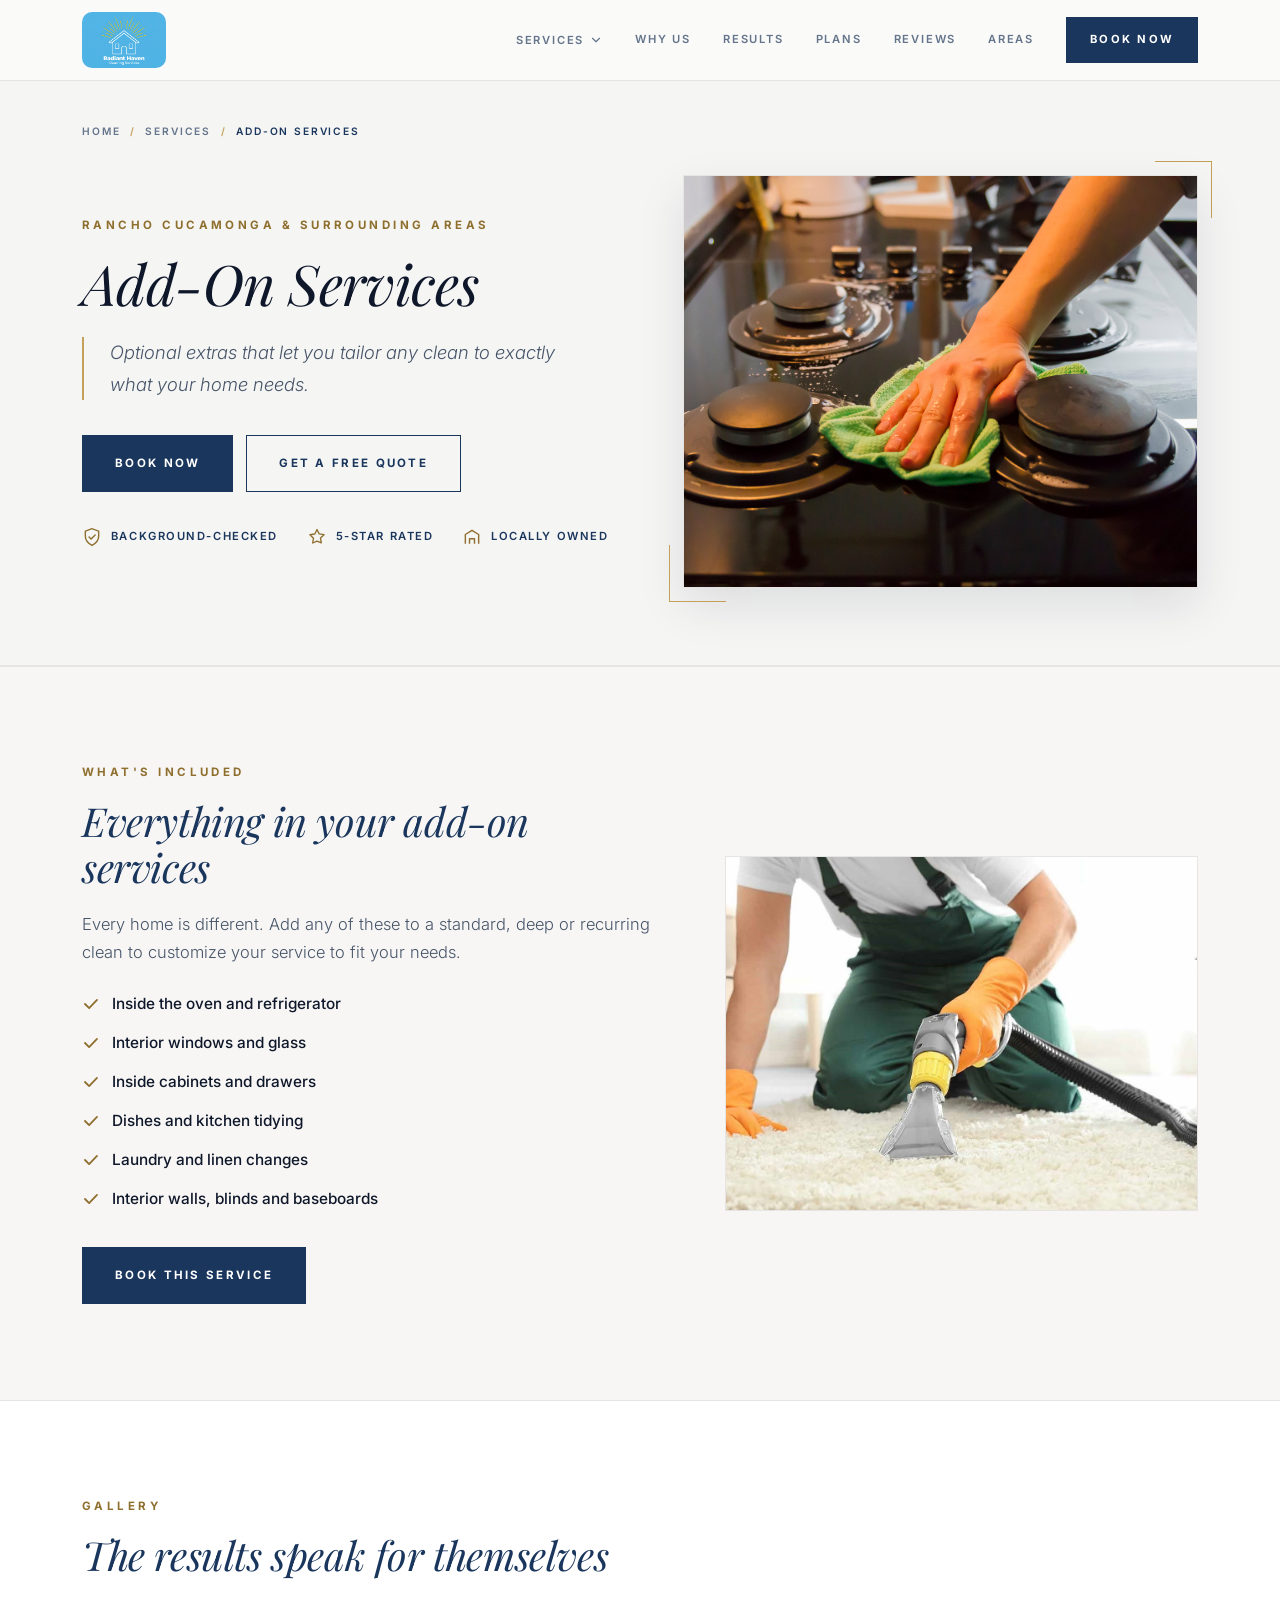
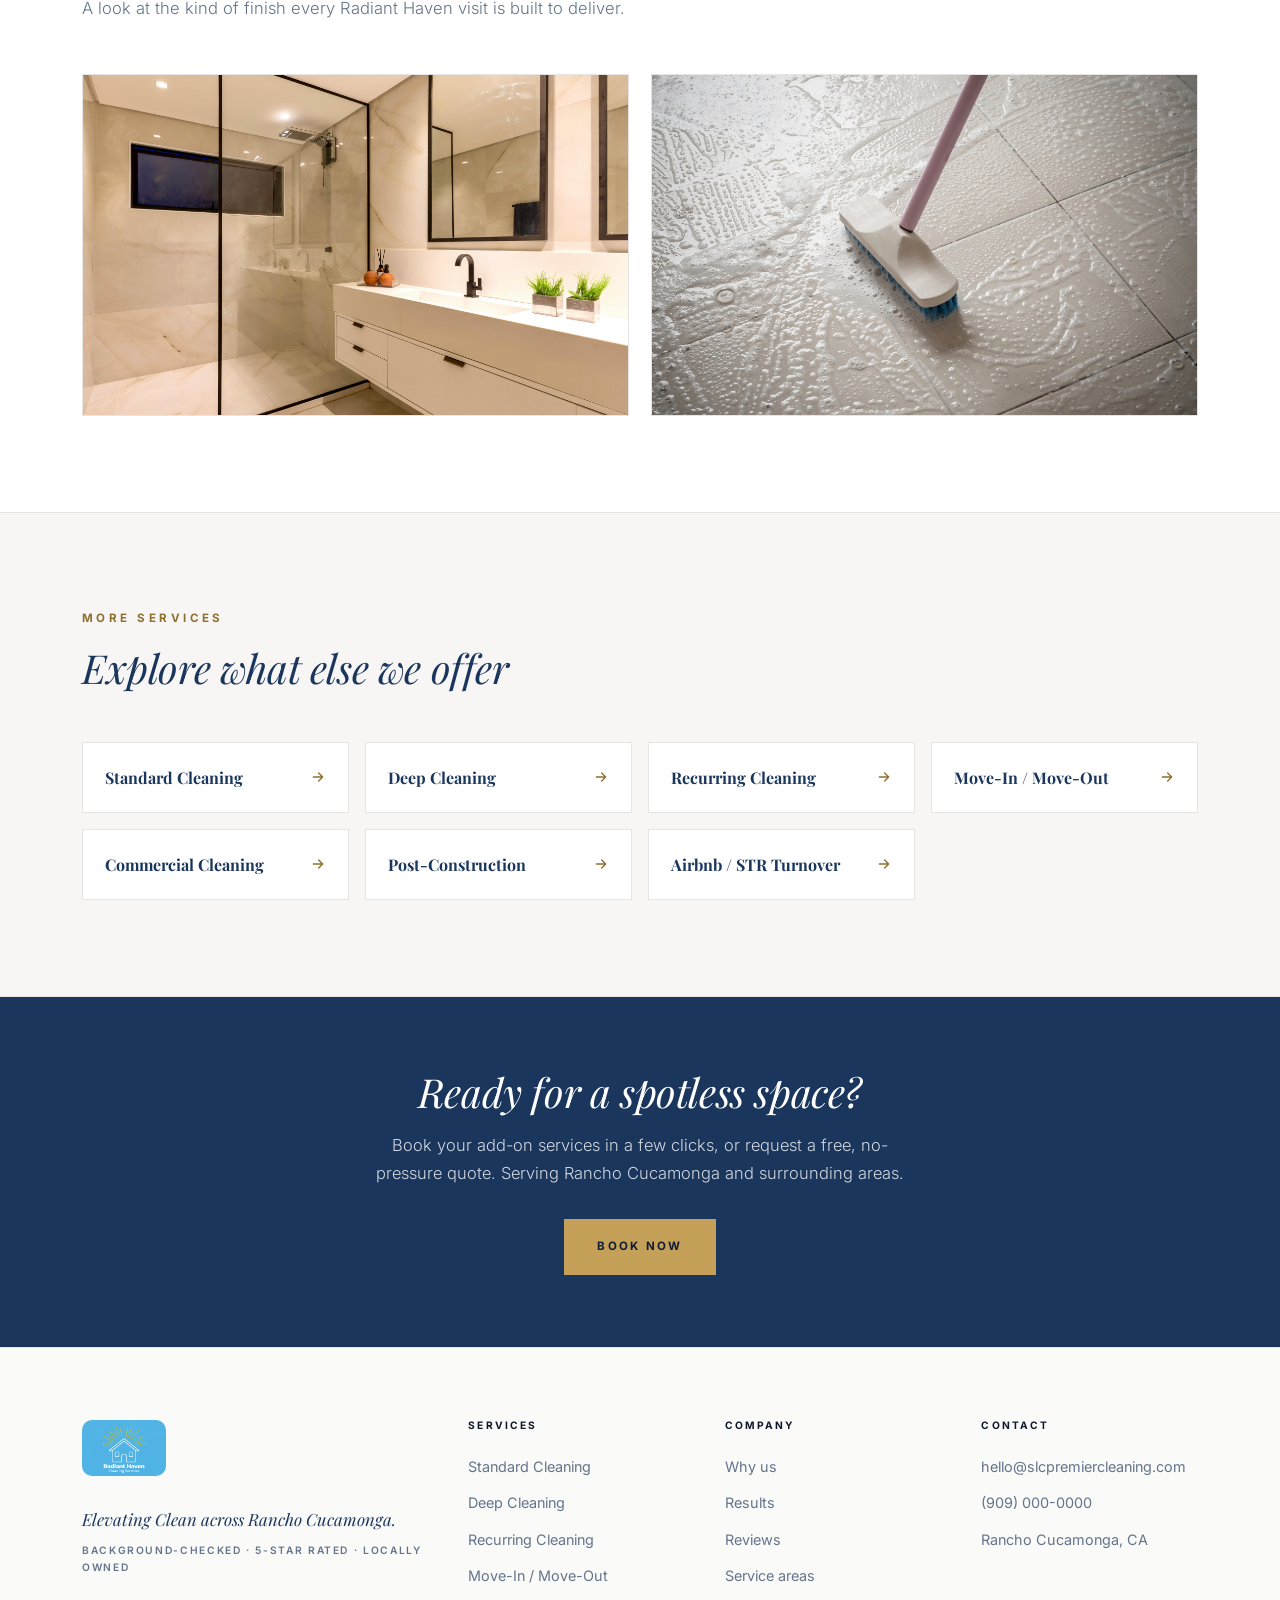
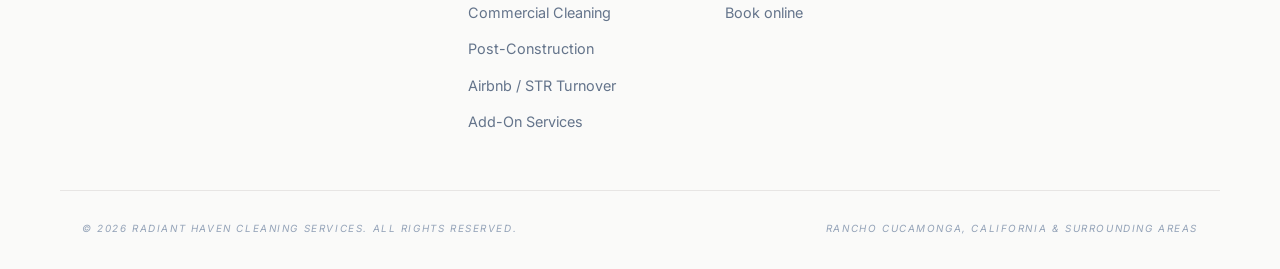
<file: services/add-on-services/index.html>
<!DOCTYPE html>
<html lang="en">
<head>
  <meta charset="UTF-8" />
  <meta name="viewport" content="width=device-width, initial-scale=1.0" />
  <title>Cleaning Add-On Services in Rancho Cucamonga, CA | Radiant Haven Cleaning Services</title>
  <meta name="description" content="Optional cleaning add-ons in Rancho Cucamonga: inside the oven and fridge, interior windows, cabinets, laundry, dishes and more. Customize any clean. Book online." />
  <meta name="robots" content="index, follow, max-image-preview:large, max-snippet:-1, max-video-preview:-1" />
  <meta name="googlebot" content="index, follow, max-image-preview:large, max-snippet:-1, max-video-preview:-1" />
  <link rel="canonical" href="https://slcpremiercleaning.com/services/add-on-services/" />
  <meta name="theme-color" content="#1a365d" />
  <meta name="geo.region" content="US-CA" />
  <meta name="geo.placename" content="Rancho Cucamonga, California" />

  <meta property="og:type" content="website" />
  <meta property="og:site_name" content="Radiant Haven Cleaning Services" />
  <meta property="og:title" content="Cleaning Add-On Services in Rancho Cucamonga, CA | Radiant Haven Cleaning Services" />
  <meta property="og:description" content="Optional cleaning add-ons in Rancho Cucamonga: inside the oven and fridge, interior windows, cabinets, laundry, dishes and more. Customize any clean. Book online." />
  <meta property="og:url" content="https://slcpremiercleaning.com/services/add-on-services/" />
  <meta property="og:image" content="https://slcpremiercleaning.com/assets/svc-kitchen.png" />
  <meta name="twitter:card" content="summary_large_image" />
  <meta name="twitter:title" content="Cleaning Add-On Services in Rancho Cucamonga, CA | Radiant Haven Cleaning Services" />
  <meta name="twitter:description" content="Optional cleaning add-ons in Rancho Cucamonga: inside the oven and fridge, interior windows, cabinets, laundry, dishes and more. Customize any clean. Book online." />
  <meta name="twitter:image" content="https://slcpremiercleaning.com/assets/svc-kitchen.png" />

  <link rel="icon" type="image/svg+xml" href="../../assets/favicon.svg" />
  <link rel="apple-touch-icon" href="../../assets/favicon.svg" />
  <link rel="preconnect" href="https://fonts.googleapis.com" />
  <link rel="preconnect" href="https://fonts.gstatic.com" crossorigin />
  <link href="https://fonts.googleapis.com/css2?family=Inter:wght@300;400;500;600;700&family=Playfair+Display:ital,wght@0,400;0,700;0,900;1,400;1,700&display=swap" rel="stylesheet" />
  <link rel="stylesheet" href="../../css/styles.css" />

  <script type="application/ld+json">
  {
    "@context": "https://schema.org",
    "@type": "Service",
    "serviceType": "Add-On Services",
    "name": "Add-On Services in Rancho Cucamonga",
    "url": "https://slcpremiercleaning.com/services/add-on-services/",
    "image": "https://slcpremiercleaning.com/assets/svc-kitchen.png",
    "description": "Optional cleaning add-ons in Rancho Cucamonga: inside the oven and fridge, interior windows, cabinets, laundry, dishes and more. Customize any clean. Book online.",
    "areaServed": { "@type": "City", "name": "Rancho Cucamonga" },
    "provider": {
      "@type": "HouseCleaningService",
      "name": "Radiant Haven Cleaning Services",
      "url": "https://slcpremiercleaning.com/",
      "areaServed": "Rancho Cucamonga, CA and surrounding areas"
    }
  }
  </script>
  <script type="application/ld+json">
  {
    "@context": "https://schema.org",
    "@type": "BreadcrumbList",
    "itemListElement": [
      { "@type": "ListItem", "position": 1, "name": "Home", "item": "https://slcpremiercleaning.com/" },
      { "@type": "ListItem", "position": 2, "name": "Services", "item": "https://slcpremiercleaning.com/#services" },
      { "@type": "ListItem", "position": 3, "name": "Add-On Services", "item": "https://slcpremiercleaning.com/services/add-on-services/" }
    ]
  }
  </script>
</head>

<body>
  <a class="skip-link" href="#main">Skip to content</a>

  <header class="site-header" id="top">
    <div class="wrap header-inner">
      <a class="brand" href="../../" aria-label="Radiant Haven Cleaning Services home">
        <img class="brand-logo" src="../../assets/logo.png" width="1206" height="804" alt="Radiant Haven Cleaning Services" />
      </a>
      <nav class="nav" id="nav" aria-label="Primary">
        <div class="nav-item has-dropdown">
          <button type="button" class="nav-link" aria-haspopup="true" aria-expanded="false">
            Services
            <svg viewBox="0 0 24 24" aria-hidden="true"><path d="m6 9 6 6 6-6" fill="none" stroke="currentColor" stroke-width="2" stroke-linecap="round" stroke-linejoin="round"/></svg>
          </button>
          <div class="dropdown">
            <a class="dd-all" href="../../#services">All services</a>
            <a href="../standard-cleaning/">Standard Cleaning</a>
            <a href="../deep-cleaning/">Deep Cleaning</a>
            <a href="../recurring-cleaning/">Recurring Cleaning</a>
            <a href="../move-in-out-cleaning/">Move-In / Move-Out</a>
            <a href="../commercial-cleaning/">Commercial Cleaning</a>
            <a href="../post-construction-cleaning/">Post-Construction</a>
            <a href="../airbnb-str-cleaning/">Airbnb / STR Turnover</a>
            <a href="../add-on-services/">Add-On Services</a>
          </div>
        </div>
        <a href="../../#why">Why us</a>
        <a href="../../#results">Results</a>
        <a href="../../#plans">Plans</a>
        <a href="../../#reviews">Reviews</a>
        <a href="../../#areas">Areas</a>
        <a class="nav-cta" href="../../#book">Book now</a>
      </nav>
      <button class="nav-toggle" id="navToggle" aria-label="Open menu" aria-expanded="false" aria-controls="nav">
        <span></span><span></span><span></span>
      </button>
    </div>
  </header>

  <main id="main">
    <section class="svc-hero">
      <div class="hero-bg" aria-hidden="true"></div>
      <div class="wrap">
        <nav class="breadcrumb" aria-label="Breadcrumb">
          <a href="../../">Home</a><span class="sep">/</span><a href="../../#services">Services</a><span class="sep">/</span><span>Add-On Services</span>
        </nav>
        <div class="svc-hero-grid">
          <div class="svc-hero-copy">
            <p class="eyebrow">Rancho Cucamonga &amp; surrounding areas</p>
            <h1>Add-On Services</h1>
            <p class="lead">Optional extras that let you tailor any clean to exactly what your home needs.</p>
            <div class="hero-actions">
              <a class="btn btn-primary" href="../../#book">Book now</a>
              <a class="btn btn-ghost" href="../../#contact">Get a free quote</a>
            </div>
            <ul class="hero-trust">
              <li><svg viewBox="0 0 24 24" aria-hidden="true"><path d="M12 2 4 5v6c0 5 3.4 8.5 8 11 4.6-2.5 8-6 8-11V5z" fill="none" stroke="currentColor" stroke-width="1.7"/><path d="m8.5 12 2.4 2.4L15.8 9.6" fill="none" stroke="currentColor" stroke-width="1.7" stroke-linecap="round" stroke-linejoin="round"/></svg> Background-checked</li>
              <li><svg viewBox="0 0 24 24" aria-hidden="true"><path d="m12 3 2.6 5.3 5.9.9-4.3 4.1 1 5.8L12 16.9 6.8 19.2l1-5.8L3.5 9.3l5.9-.9z" fill="none" stroke="currentColor" stroke-width="1.6" stroke-linejoin="round"/></svg> 5-star rated</li>
              <li><svg viewBox="0 0 24 24" aria-hidden="true"><path d="M4 20V9l8-5 8 5v11" fill="none" stroke="currentColor" stroke-width="1.7" stroke-linejoin="round"/><path d="M9 20v-6h6v6" fill="none" stroke="currentColor" stroke-width="1.7" stroke-linejoin="round"/></svg> Locally owned</li>
            </ul>
          </div>
          <div class="svc-hero-media">
            <div class="hero-media-frame">
              <img src="../../assets/svc-kitchen.png" alt="Cleaning inside a kitchen appliance as an add-on service" fetchpriority="high" />
            </div>
          </div>
        </div>
      </div>
    </section>

    <section class="section section-alt">
      <div class="wrap svc-detail-grid">
        <div class="svc-detail-copy">
          <p class="eyebrow">What's included</p>
          <h2>Everything in your add-on services</h2>
          <p>Every home is different. Add any of these to a standard, deep or recurring clean to customize your service to fit your needs.</p>
          <ul class="checks">
            <li>Inside the oven and refrigerator</li>
            <li>Interior windows and glass</li>
            <li>Inside cabinets and drawers</li>
            <li>Dishes and kitchen tidying</li>
            <li>Laundry and linen changes</li>
            <li>Interior walls, blinds and baseboards</li>
          </ul>
          <a class="btn btn-primary" href="../../#book">Book this service</a>
        </div>
        <div class="svc-detail-media">
          <img src="../../assets/svc-carpet.jpg" alt="Add-on carpet cleaning" loading="lazy" />
        </div>
      </div>
    </section>

    <section class="section">
      <div class="wrap">
        <header class="section-head">
          <p class="eyebrow">Gallery</p>
          <h2>The results speak for themselves</h2>
          <p class="section-sub">A look at the kind of finish every Radiant Haven visit is built to deliver.</p>
        </header>
        <div class="svc-gallery">
          <figure><img src="../../assets/gallery-bath.png" alt="Detailed bathroom add-ons" loading="lazy" /></figure>
          <figure><img src="../../assets/svc-floor.png" alt="Add-on floor scrubbing" loading="lazy" /></figure>
        </div>
      </div>
    </section>

    <section class="section section-alt">
      <div class="wrap">
        <header class="section-head">
          <p class="eyebrow">More services</p>
          <h2>Explore what else we offer</h2>
        </header>
        <div class="other-grid">
          <a class="other-card" href="../standard-cleaning/">Standard Cleaning <svg viewBox="0 0 24 24" aria-hidden="true"><path d="M5 12h14M13 6l6 6-6 6" fill="none" stroke="currentColor" stroke-width="2" stroke-linecap="round" stroke-linejoin="round"/></svg></a>
          <a class="other-card" href="../deep-cleaning/">Deep Cleaning <svg viewBox="0 0 24 24" aria-hidden="true"><path d="M5 12h14M13 6l6 6-6 6" fill="none" stroke="currentColor" stroke-width="2" stroke-linecap="round" stroke-linejoin="round"/></svg></a>
          <a class="other-card" href="../recurring-cleaning/">Recurring Cleaning <svg viewBox="0 0 24 24" aria-hidden="true"><path d="M5 12h14M13 6l6 6-6 6" fill="none" stroke="currentColor" stroke-width="2" stroke-linecap="round" stroke-linejoin="round"/></svg></a>
          <a class="other-card" href="../move-in-out-cleaning/">Move-In / Move-Out <svg viewBox="0 0 24 24" aria-hidden="true"><path d="M5 12h14M13 6l6 6-6 6" fill="none" stroke="currentColor" stroke-width="2" stroke-linecap="round" stroke-linejoin="round"/></svg></a>
          <a class="other-card" href="../commercial-cleaning/">Commercial Cleaning <svg viewBox="0 0 24 24" aria-hidden="true"><path d="M5 12h14M13 6l6 6-6 6" fill="none" stroke="currentColor" stroke-width="2" stroke-linecap="round" stroke-linejoin="round"/></svg></a>
          <a class="other-card" href="../post-construction-cleaning/">Post-Construction <svg viewBox="0 0 24 24" aria-hidden="true"><path d="M5 12h14M13 6l6 6-6 6" fill="none" stroke="currentColor" stroke-width="2" stroke-linecap="round" stroke-linejoin="round"/></svg></a>
          <a class="other-card" href="../airbnb-str-cleaning/">Airbnb / STR Turnover <svg viewBox="0 0 24 24" aria-hidden="true"><path d="M5 12h14M13 6l6 6-6 6" fill="none" stroke="currentColor" stroke-width="2" stroke-linecap="round" stroke-linejoin="round"/></svg></a>
        </div>
      </div>
    </section>

    <section class="cta-band">
      <div class="wrap">
        <h2>Ready for a spotless space?</h2>
        <p>Book your add-on services in a few clicks, or request a free, no-pressure quote. Serving Rancho Cucamonga and surrounding areas.</p>
        <a class="btn btn-primary" href="../../#book">Book now</a>
      </div>
    </section>
  </main>

  <footer class="site-footer">
    <div class="wrap footer-grid">
      <div class="footer-brand">
        <a class="brand brand-light" href="../../" aria-label="Radiant Haven Cleaning Services home">
          <img class="brand-logo" src="../../assets/logo.png" width="1206" height="804" alt="Radiant Haven Cleaning Services" />
        </a>
        <p class="footer-slogan">Elevating Clean across Rancho Cucamonga.</p>
        <p class="footer-badges">Background-checked &middot; 5-star rated &middot; Locally owned</p>
      </div>
      <div class="footer-col">
        <h4>Services</h4>
        <ul>
          <li><a href="../standard-cleaning/">Standard Cleaning</a></li>
          <li><a href="../deep-cleaning/">Deep Cleaning</a></li>
          <li><a href="../recurring-cleaning/">Recurring Cleaning</a></li>
          <li><a href="../move-in-out-cleaning/">Move-In / Move-Out</a></li>
          <li><a href="../commercial-cleaning/">Commercial Cleaning</a></li>
          <li><a href="../post-construction-cleaning/">Post-Construction</a></li>
          <li><a href="../airbnb-str-cleaning/">Airbnb / STR Turnover</a></li>
          <li><a href="../add-on-services/">Add-On Services</a></li>
        </ul>
      </div>
      <div class="footer-col">
        <h4>Company</h4>
        <ul>
          <li><a href="../../#why">Why us</a></li>
          <li><a href="../../#results">Results</a></li>
          <li><a href="../../#reviews">Reviews</a></li>
          <li><a href="../../#areas">Service areas</a></li>
          <li><a href="../../#book">Book online</a></li>
        </ul>
      </div>
      <div class="footer-col">
        <h4>Contact</h4>
        <ul>
          <li><a href="mailto:hello@slcpremiercleaning.com">hello@slcpremiercleaning.com</a></li>
          <li><a href="tel:+19090000000">(909) 000-0000</a></li>
          <li>Rancho Cucamonga, CA</li>
        </ul>
      </div>
    </div>
    <div class="wrap footer-bottom">
      <p>&copy; <span id="year">2026</span> Radiant Haven Cleaning Services. All rights reserved.</p>
      <p>Rancho Cucamonga, California &amp; surrounding areas</p>
    </div>
  </footer>

  <a href="#top" class="to-top" id="toTop" aria-label="Back to top">
    <svg viewBox="0 0 24 24" aria-hidden="true"><path d="m6 15 6-6 6 6" fill="none" stroke="currentColor" stroke-width="2" stroke-linecap="round" stroke-linejoin="round"/></svg>
  </a>

  <script src="../../js/main.js"></script>
</body>
</html>
</file>
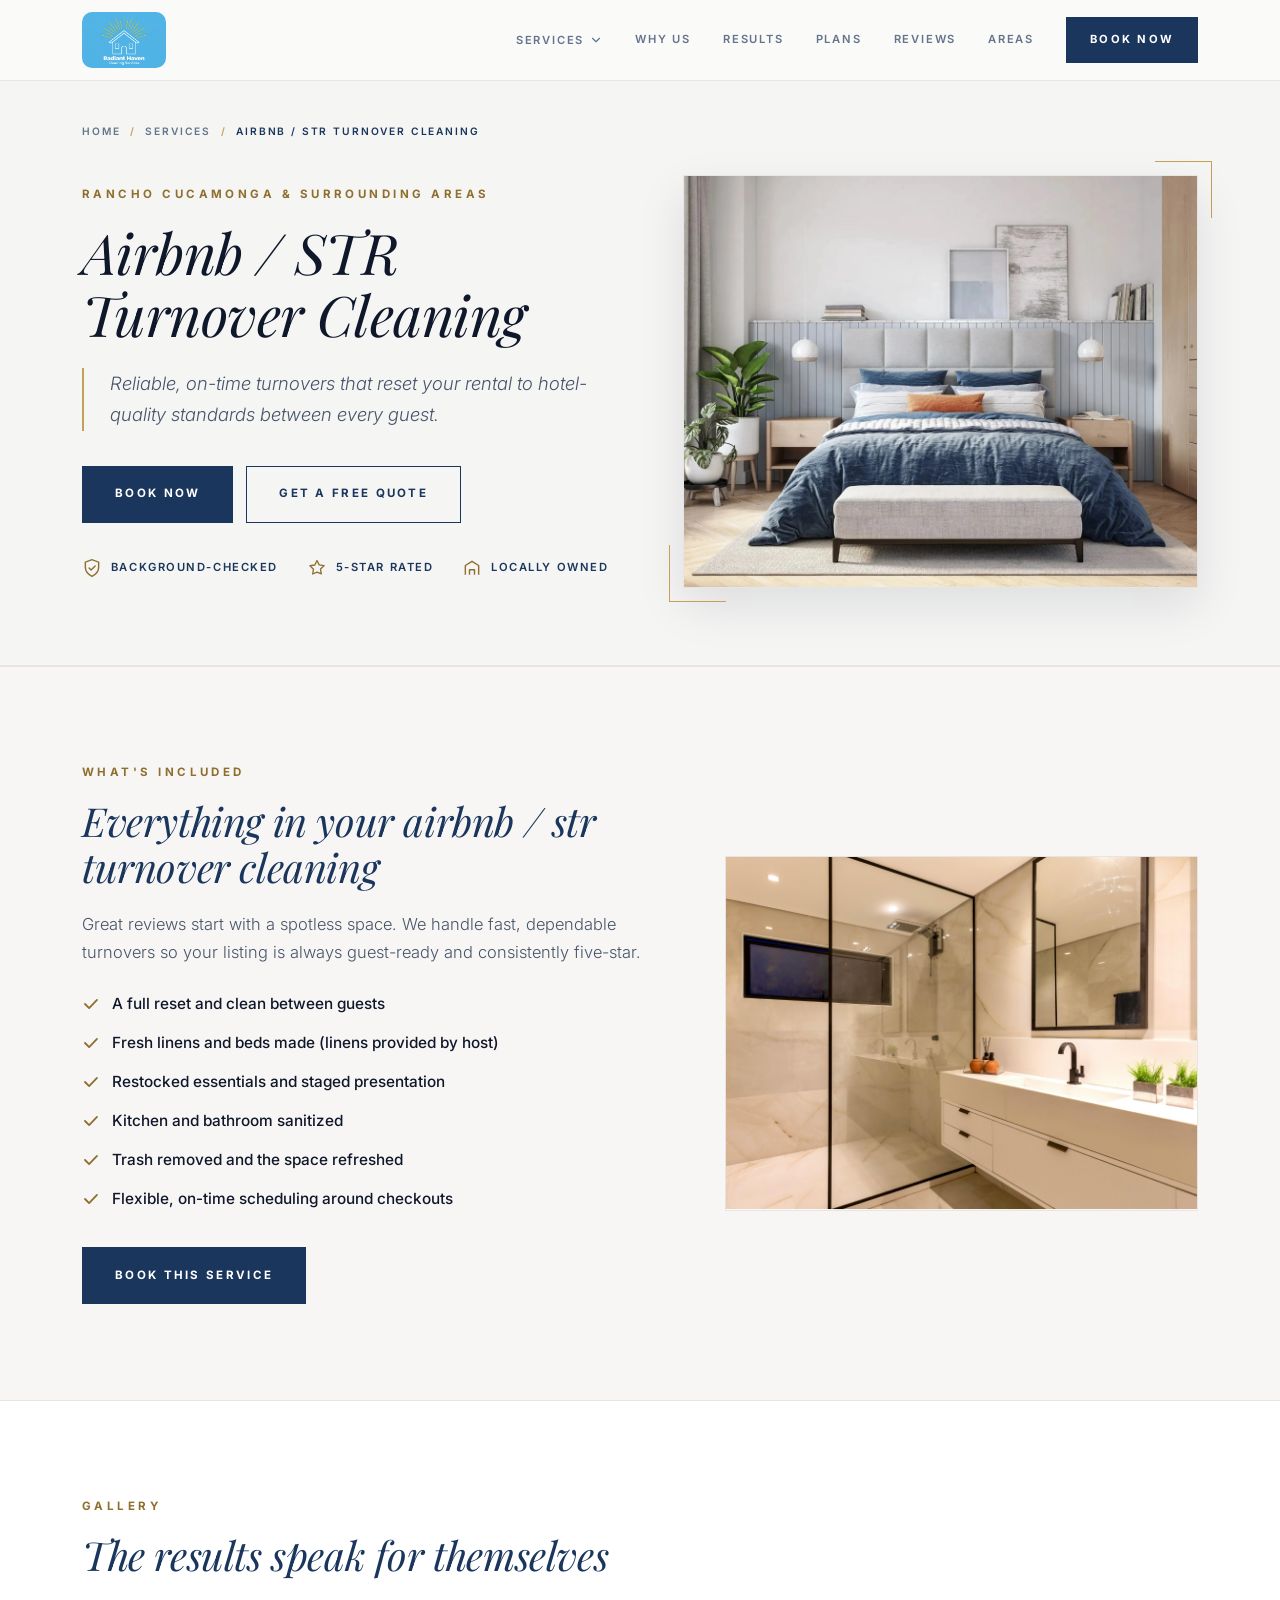
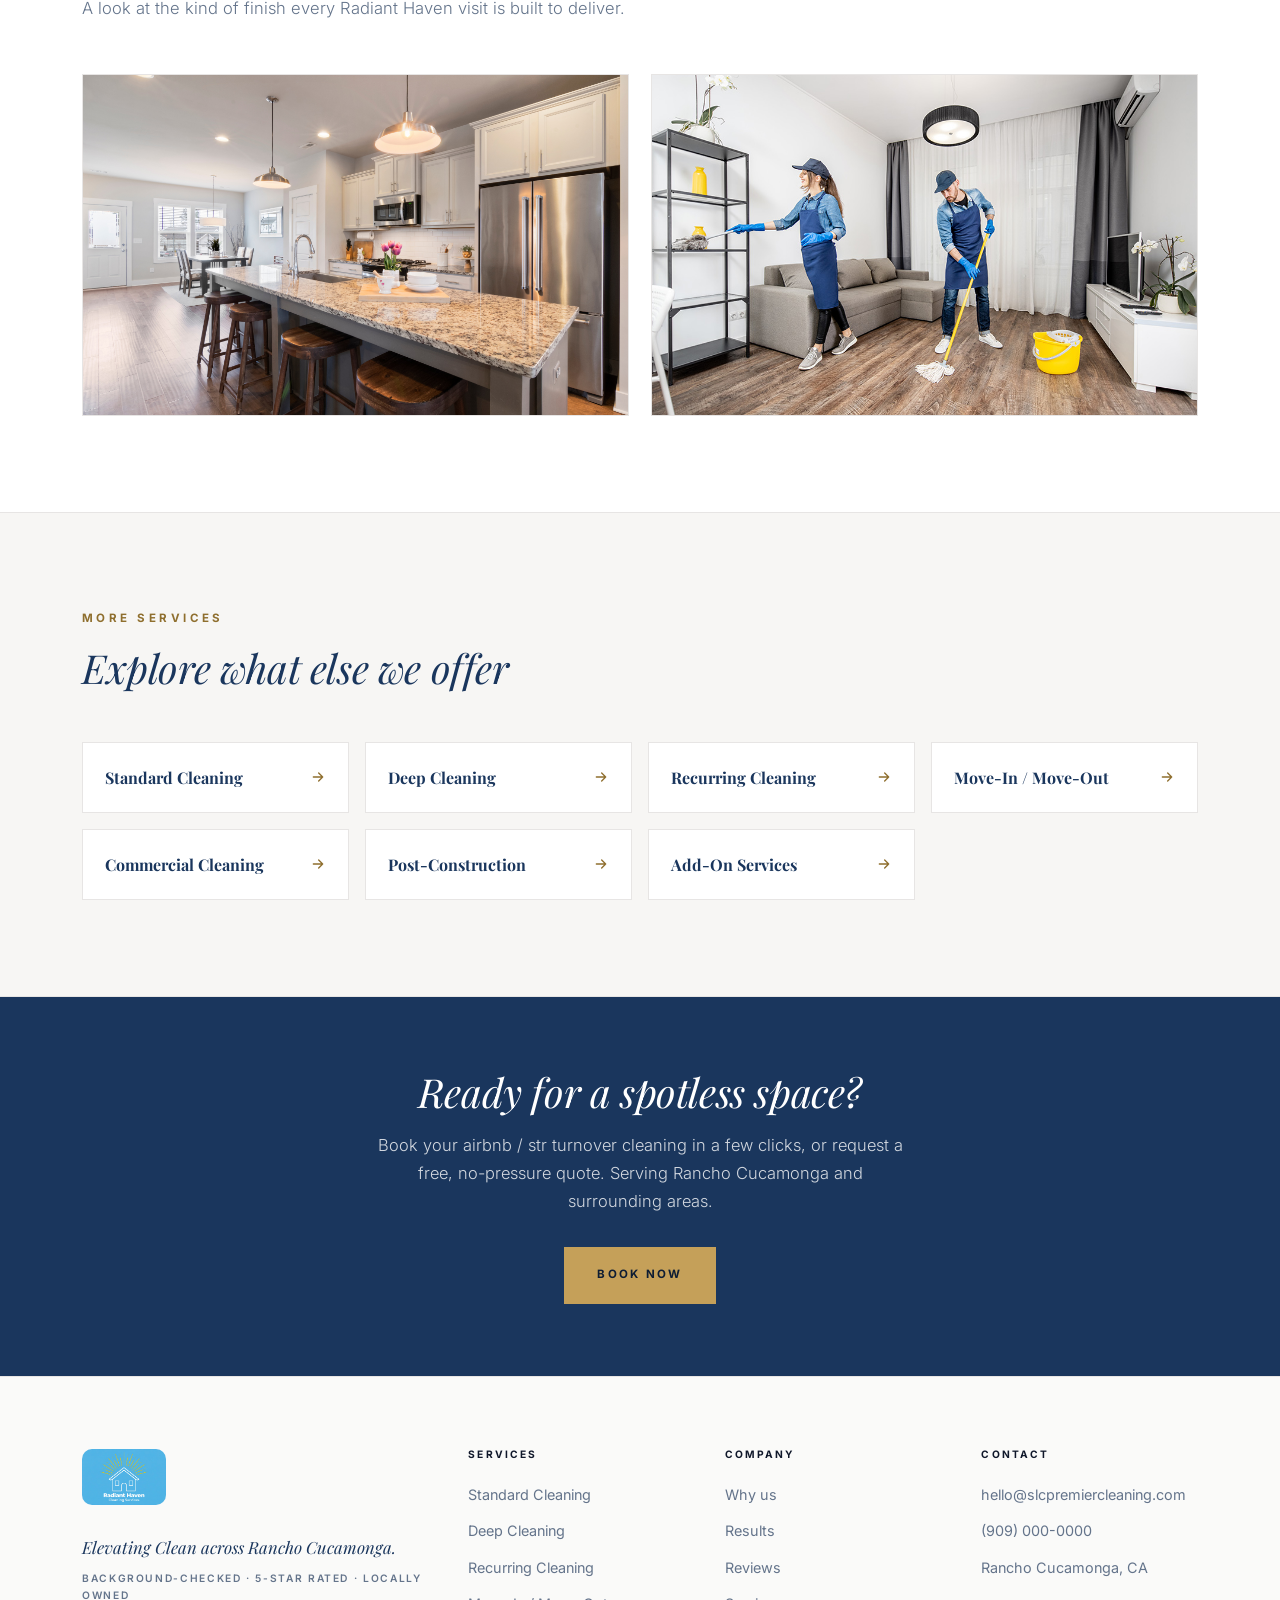
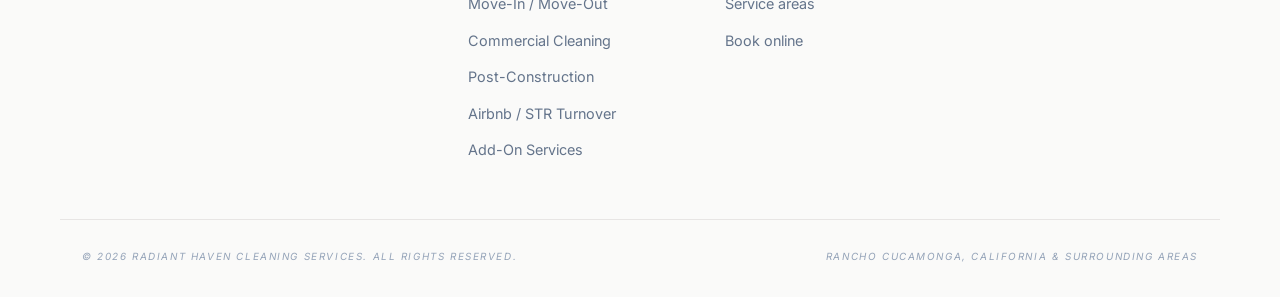
<file: services/airbnb-str-cleaning/index.html>
<!DOCTYPE html>
<html lang="en">
<head>
  <meta charset="UTF-8" />
  <meta name="viewport" content="width=device-width, initial-scale=1.0" />
  <title>Airbnb and Short-Term Rental Turnover Cleaning in Rancho Cucamonga, CA | Radiant Haven Cleaning Services</title>
  <meta name="description" content="Airbnb and short-term rental turnover cleaning in Rancho Cucamonga. Reliable, on-time resets between guests with hotel-quality results. Keep your listing 5-star. Book now." />
  <meta name="robots" content="index, follow, max-image-preview:large, max-snippet:-1, max-video-preview:-1" />
  <meta name="googlebot" content="index, follow, max-image-preview:large, max-snippet:-1, max-video-preview:-1" />
  <link rel="canonical" href="https://slcpremiercleaning.com/services/airbnb-str-cleaning/" />
  <meta name="theme-color" content="#1a365d" />
  <meta name="geo.region" content="US-CA" />
  <meta name="geo.placename" content="Rancho Cucamonga, California" />

  <meta property="og:type" content="website" />
  <meta property="og:site_name" content="Radiant Haven Cleaning Services" />
  <meta property="og:title" content="Airbnb and Short-Term Rental Turnover Cleaning in Rancho Cucamonga, CA | Radiant Haven Cleaning Services" />
  <meta property="og:description" content="Airbnb and short-term rental turnover cleaning in Rancho Cucamonga. Reliable, on-time resets between guests with hotel-quality results. Keep your listing 5-star. Book now." />
  <meta property="og:url" content="https://slcpremiercleaning.com/services/airbnb-str-cleaning/" />
  <meta property="og:image" content="https://slcpremiercleaning.com/assets/gallery-bed.jpg" />
  <meta name="twitter:card" content="summary_large_image" />
  <meta name="twitter:title" content="Airbnb and Short-Term Rental Turnover Cleaning in Rancho Cucamonga, CA | Radiant Haven Cleaning Services" />
  <meta name="twitter:description" content="Airbnb and short-term rental turnover cleaning in Rancho Cucamonga. Reliable, on-time resets between guests with hotel-quality results. Keep your listing 5-star. Book now." />
  <meta name="twitter:image" content="https://slcpremiercleaning.com/assets/gallery-bed.jpg" />

  <link rel="icon" type="image/svg+xml" href="../../assets/favicon.svg" />
  <link rel="apple-touch-icon" href="../../assets/favicon.svg" />
  <link rel="preconnect" href="https://fonts.googleapis.com" />
  <link rel="preconnect" href="https://fonts.gstatic.com" crossorigin />
  <link href="https://fonts.googleapis.com/css2?family=Inter:wght@300;400;500;600;700&family=Playfair+Display:ital,wght@0,400;0,700;0,900;1,400;1,700&display=swap" rel="stylesheet" />
  <link rel="stylesheet" href="../../css/styles.css" />

  <script type="application/ld+json">
  {
    "@context": "https://schema.org",
    "@type": "Service",
    "serviceType": "Airbnb / STR Turnover Cleaning",
    "name": "Airbnb / STR Turnover Cleaning in Rancho Cucamonga",
    "url": "https://slcpremiercleaning.com/services/airbnb-str-cleaning/",
    "image": "https://slcpremiercleaning.com/assets/gallery-bed.jpg",
    "description": "Airbnb and short-term rental turnover cleaning in Rancho Cucamonga. Reliable, on-time resets between guests with hotel-quality results. Keep your listing 5-star. Book now.",
    "areaServed": { "@type": "City", "name": "Rancho Cucamonga" },
    "provider": {
      "@type": "HouseCleaningService",
      "name": "Radiant Haven Cleaning Services",
      "url": "https://slcpremiercleaning.com/",
      "areaServed": "Rancho Cucamonga, CA and surrounding areas"
    }
  }
  </script>
  <script type="application/ld+json">
  {
    "@context": "https://schema.org",
    "@type": "BreadcrumbList",
    "itemListElement": [
      { "@type": "ListItem", "position": 1, "name": "Home", "item": "https://slcpremiercleaning.com/" },
      { "@type": "ListItem", "position": 2, "name": "Services", "item": "https://slcpremiercleaning.com/#services" },
      { "@type": "ListItem", "position": 3, "name": "Airbnb / STR Turnover Cleaning", "item": "https://slcpremiercleaning.com/services/airbnb-str-cleaning/" }
    ]
  }
  </script>
</head>

<body>
  <a class="skip-link" href="#main">Skip to content</a>

  <header class="site-header" id="top">
    <div class="wrap header-inner">
      <a class="brand" href="../../" aria-label="Radiant Haven Cleaning Services home">
        <img class="brand-logo" src="../../assets/logo.png" width="1206" height="804" alt="Radiant Haven Cleaning Services" />
      </a>
      <nav class="nav" id="nav" aria-label="Primary">
        <div class="nav-item has-dropdown">
          <button type="button" class="nav-link" aria-haspopup="true" aria-expanded="false">
            Services
            <svg viewBox="0 0 24 24" aria-hidden="true"><path d="m6 9 6 6 6-6" fill="none" stroke="currentColor" stroke-width="2" stroke-linecap="round" stroke-linejoin="round"/></svg>
          </button>
          <div class="dropdown">
            <a class="dd-all" href="../../#services">All services</a>
            <a href="../standard-cleaning/">Standard Cleaning</a>
            <a href="../deep-cleaning/">Deep Cleaning</a>
            <a href="../recurring-cleaning/">Recurring Cleaning</a>
            <a href="../move-in-out-cleaning/">Move-In / Move-Out</a>
            <a href="../commercial-cleaning/">Commercial Cleaning</a>
            <a href="../post-construction-cleaning/">Post-Construction</a>
            <a href="../airbnb-str-cleaning/">Airbnb / STR Turnover</a>
            <a href="../add-on-services/">Add-On Services</a>
          </div>
        </div>
        <a href="../../#why">Why us</a>
        <a href="../../#results">Results</a>
        <a href="../../#plans">Plans</a>
        <a href="../../#reviews">Reviews</a>
        <a href="../../#areas">Areas</a>
        <a class="nav-cta" href="../../#book">Book now</a>
      </nav>
      <button class="nav-toggle" id="navToggle" aria-label="Open menu" aria-expanded="false" aria-controls="nav">
        <span></span><span></span><span></span>
      </button>
    </div>
  </header>

  <main id="main">
    <section class="svc-hero">
      <div class="hero-bg" aria-hidden="true"></div>
      <div class="wrap">
        <nav class="breadcrumb" aria-label="Breadcrumb">
          <a href="../../">Home</a><span class="sep">/</span><a href="../../#services">Services</a><span class="sep">/</span><span>Airbnb / STR Turnover Cleaning</span>
        </nav>
        <div class="svc-hero-grid">
          <div class="svc-hero-copy">
            <p class="eyebrow">Rancho Cucamonga &amp; surrounding areas</p>
            <h1>Airbnb / STR Turnover Cleaning</h1>
            <p class="lead">Reliable, on-time turnovers that reset your rental to hotel-quality standards between every guest.</p>
            <div class="hero-actions">
              <a class="btn btn-primary" href="../../#book">Book now</a>
              <a class="btn btn-ghost" href="../../#contact">Get a free quote</a>
            </div>
            <ul class="hero-trust">
              <li><svg viewBox="0 0 24 24" aria-hidden="true"><path d="M12 2 4 5v6c0 5 3.4 8.5 8 11 4.6-2.5 8-6 8-11V5z" fill="none" stroke="currentColor" stroke-width="1.7"/><path d="m8.5 12 2.4 2.4L15.8 9.6" fill="none" stroke="currentColor" stroke-width="1.7" stroke-linecap="round" stroke-linejoin="round"/></svg> Background-checked</li>
              <li><svg viewBox="0 0 24 24" aria-hidden="true"><path d="m12 3 2.6 5.3 5.9.9-4.3 4.1 1 5.8L12 16.9 6.8 19.2l1-5.8L3.5 9.3l5.9-.9z" fill="none" stroke="currentColor" stroke-width="1.6" stroke-linejoin="round"/></svg> 5-star rated</li>
              <li><svg viewBox="0 0 24 24" aria-hidden="true"><path d="M4 20V9l8-5 8 5v11" fill="none" stroke="currentColor" stroke-width="1.7" stroke-linejoin="round"/><path d="M9 20v-6h6v6" fill="none" stroke="currentColor" stroke-width="1.7" stroke-linejoin="round"/></svg> Locally owned</li>
            </ul>
          </div>
          <div class="svc-hero-media">
            <div class="hero-media-frame">
              <img src="../../assets/gallery-bed.jpg" alt="A hotel-quality made bed ready for the next guest" fetchpriority="high" />
            </div>
          </div>
        </div>
      </div>
    </section>

    <section class="section section-alt">
      <div class="wrap svc-detail-grid">
        <div class="svc-detail-copy">
          <p class="eyebrow">What's included</p>
          <h2>Everything in your airbnb / str turnover cleaning</h2>
          <p>Great reviews start with a spotless space. We handle fast, dependable turnovers so your listing is always guest-ready and consistently five-star.</p>
          <ul class="checks">
            <li>A full reset and clean between guests</li>
            <li>Fresh linens and beds made (linens provided by host)</li>
            <li>Restocked essentials and staged presentation</li>
            <li>Kitchen and bathroom sanitized</li>
            <li>Trash removed and the space refreshed</li>
            <li>Flexible, on-time scheduling around checkouts</li>
          </ul>
          <a class="btn btn-primary" href="../../#book">Book this service</a>
        </div>
        <div class="svc-detail-media">
          <img src="../../assets/gallery-bath.png" alt="A spotless, guest-ready bathroom" loading="lazy" />
        </div>
      </div>
    </section>

    <section class="section">
      <div class="wrap">
        <header class="section-head">
          <p class="eyebrow">Gallery</p>
          <h2>The results speak for themselves</h2>
          <p class="section-sub">A look at the kind of finish every Radiant Haven visit is built to deliver.</p>
        </header>
        <div class="svc-gallery">
          <figure><img src="../../assets/gallery-home.png" alt="A clean, staged living space" loading="lazy" /></figure>
          <figure><img src="../../assets/team.jpg" alt="A turnover cleaning team at work" loading="lazy" /></figure>
        </div>
      </div>
    </section>

    <section class="section section-alt">
      <div class="wrap">
        <header class="section-head">
          <p class="eyebrow">More services</p>
          <h2>Explore what else we offer</h2>
        </header>
        <div class="other-grid">
          <a class="other-card" href="../standard-cleaning/">Standard Cleaning <svg viewBox="0 0 24 24" aria-hidden="true"><path d="M5 12h14M13 6l6 6-6 6" fill="none" stroke="currentColor" stroke-width="2" stroke-linecap="round" stroke-linejoin="round"/></svg></a>
          <a class="other-card" href="../deep-cleaning/">Deep Cleaning <svg viewBox="0 0 24 24" aria-hidden="true"><path d="M5 12h14M13 6l6 6-6 6" fill="none" stroke="currentColor" stroke-width="2" stroke-linecap="round" stroke-linejoin="round"/></svg></a>
          <a class="other-card" href="../recurring-cleaning/">Recurring Cleaning <svg viewBox="0 0 24 24" aria-hidden="true"><path d="M5 12h14M13 6l6 6-6 6" fill="none" stroke="currentColor" stroke-width="2" stroke-linecap="round" stroke-linejoin="round"/></svg></a>
          <a class="other-card" href="../move-in-out-cleaning/">Move-In / Move-Out <svg viewBox="0 0 24 24" aria-hidden="true"><path d="M5 12h14M13 6l6 6-6 6" fill="none" stroke="currentColor" stroke-width="2" stroke-linecap="round" stroke-linejoin="round"/></svg></a>
          <a class="other-card" href="../commercial-cleaning/">Commercial Cleaning <svg viewBox="0 0 24 24" aria-hidden="true"><path d="M5 12h14M13 6l6 6-6 6" fill="none" stroke="currentColor" stroke-width="2" stroke-linecap="round" stroke-linejoin="round"/></svg></a>
          <a class="other-card" href="../post-construction-cleaning/">Post-Construction <svg viewBox="0 0 24 24" aria-hidden="true"><path d="M5 12h14M13 6l6 6-6 6" fill="none" stroke="currentColor" stroke-width="2" stroke-linecap="round" stroke-linejoin="round"/></svg></a>
          <a class="other-card" href="../add-on-services/">Add-On Services <svg viewBox="0 0 24 24" aria-hidden="true"><path d="M5 12h14M13 6l6 6-6 6" fill="none" stroke="currentColor" stroke-width="2" stroke-linecap="round" stroke-linejoin="round"/></svg></a>
        </div>
      </div>
    </section>

    <section class="cta-band">
      <div class="wrap">
        <h2>Ready for a spotless space?</h2>
        <p>Book your airbnb / str turnover cleaning in a few clicks, or request a free, no-pressure quote. Serving Rancho Cucamonga and surrounding areas.</p>
        <a class="btn btn-primary" href="../../#book">Book now</a>
      </div>
    </section>
  </main>

  <footer class="site-footer">
    <div class="wrap footer-grid">
      <div class="footer-brand">
        <a class="brand brand-light" href="../../" aria-label="Radiant Haven Cleaning Services home">
          <img class="brand-logo" src="../../assets/logo.png" width="1206" height="804" alt="Radiant Haven Cleaning Services" />
        </a>
        <p class="footer-slogan">Elevating Clean across Rancho Cucamonga.</p>
        <p class="footer-badges">Background-checked &middot; 5-star rated &middot; Locally owned</p>
      </div>
      <div class="footer-col">
        <h4>Services</h4>
        <ul>
          <li><a href="../standard-cleaning/">Standard Cleaning</a></li>
          <li><a href="../deep-cleaning/">Deep Cleaning</a></li>
          <li><a href="../recurring-cleaning/">Recurring Cleaning</a></li>
          <li><a href="../move-in-out-cleaning/">Move-In / Move-Out</a></li>
          <li><a href="../commercial-cleaning/">Commercial Cleaning</a></li>
          <li><a href="../post-construction-cleaning/">Post-Construction</a></li>
          <li><a href="../airbnb-str-cleaning/">Airbnb / STR Turnover</a></li>
          <li><a href="../add-on-services/">Add-On Services</a></li>
        </ul>
      </div>
      <div class="footer-col">
        <h4>Company</h4>
        <ul>
          <li><a href="../../#why">Why us</a></li>
          <li><a href="../../#results">Results</a></li>
          <li><a href="../../#reviews">Reviews</a></li>
          <li><a href="../../#areas">Service areas</a></li>
          <li><a href="../../#book">Book online</a></li>
        </ul>
      </div>
      <div class="footer-col">
        <h4>Contact</h4>
        <ul>
          <li><a href="mailto:hello@slcpremiercleaning.com">hello@slcpremiercleaning.com</a></li>
          <li><a href="tel:+19090000000">(909) 000-0000</a></li>
          <li>Rancho Cucamonga, CA</li>
        </ul>
      </div>
    </div>
    <div class="wrap footer-bottom">
      <p>&copy; <span id="year">2026</span> Radiant Haven Cleaning Services. All rights reserved.</p>
      <p>Rancho Cucamonga, California &amp; surrounding areas</p>
    </div>
  </footer>

  <a href="#top" class="to-top" id="toTop" aria-label="Back to top">
    <svg viewBox="0 0 24 24" aria-hidden="true"><path d="m6 15 6-6 6 6" fill="none" stroke="currentColor" stroke-width="2" stroke-linecap="round" stroke-linejoin="round"/></svg>
  </a>

  <script src="../../js/main.js"></script>
</body>
</html>
</file>
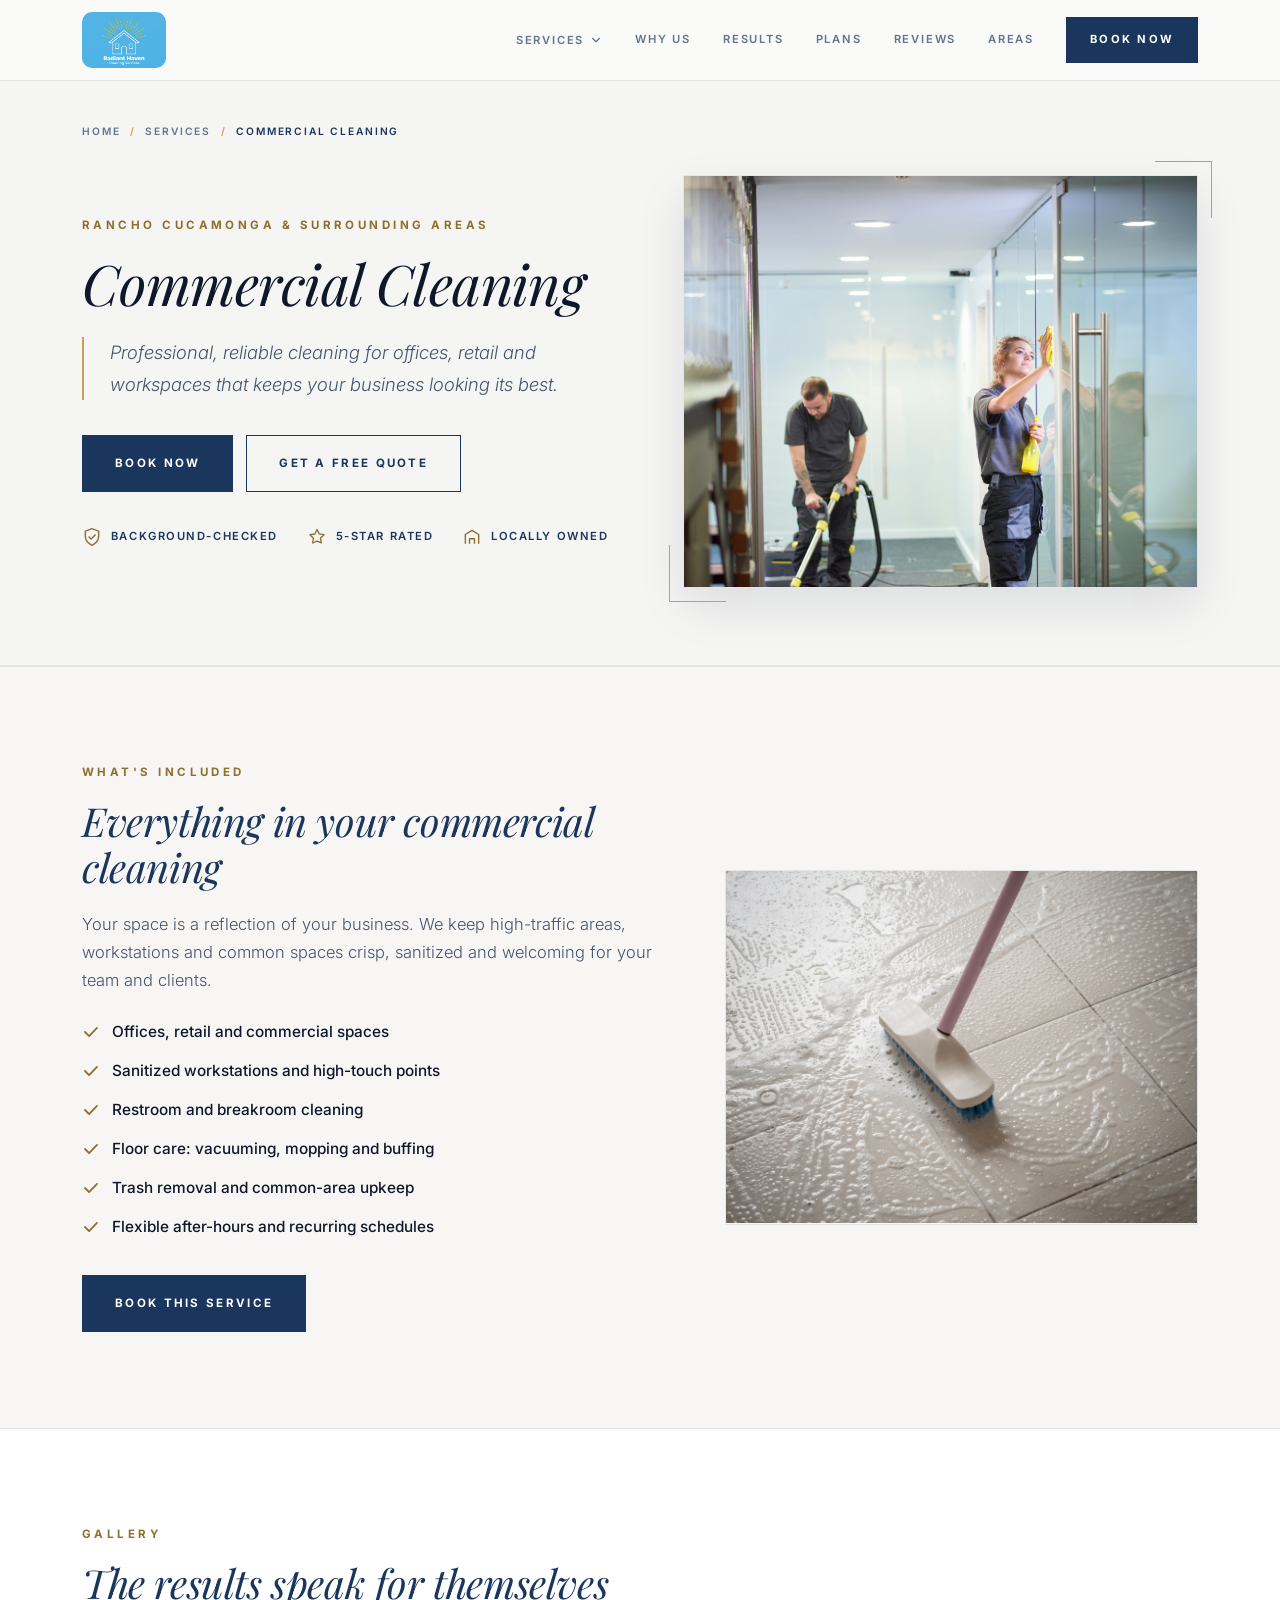
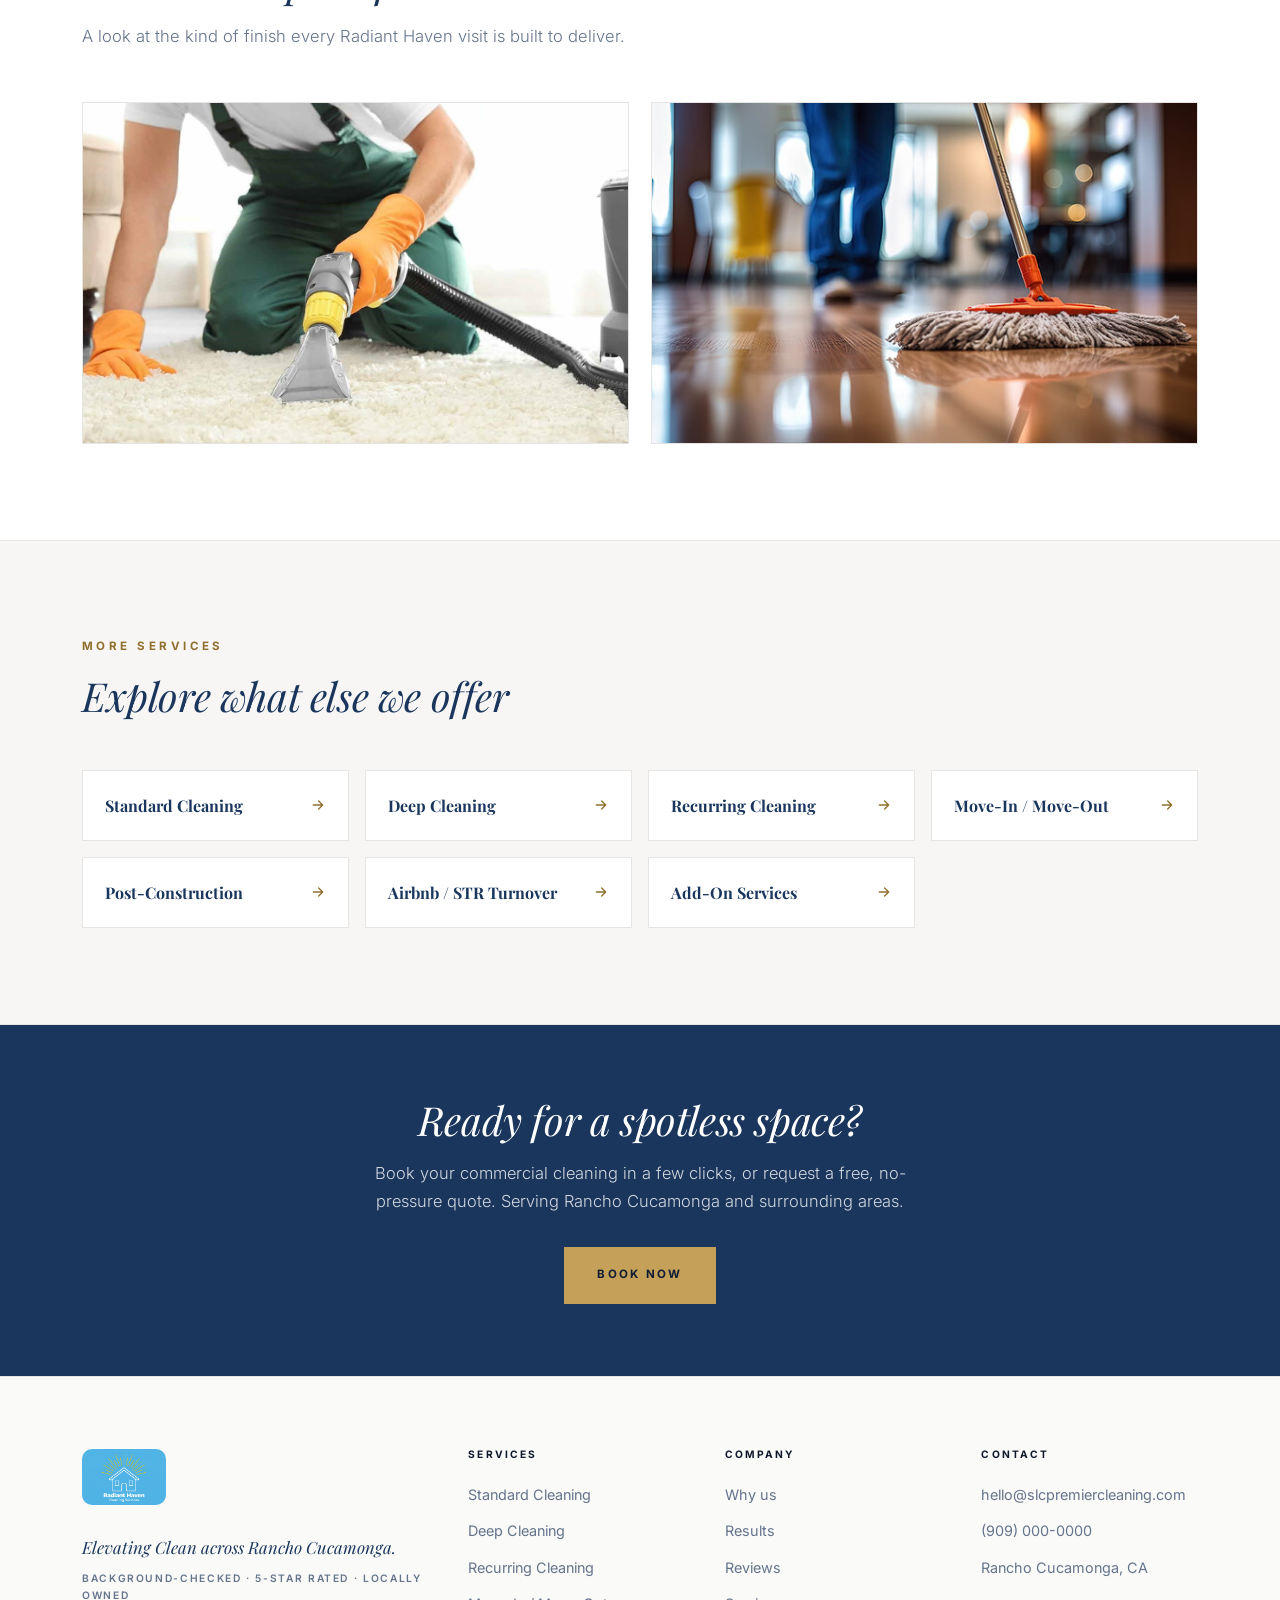
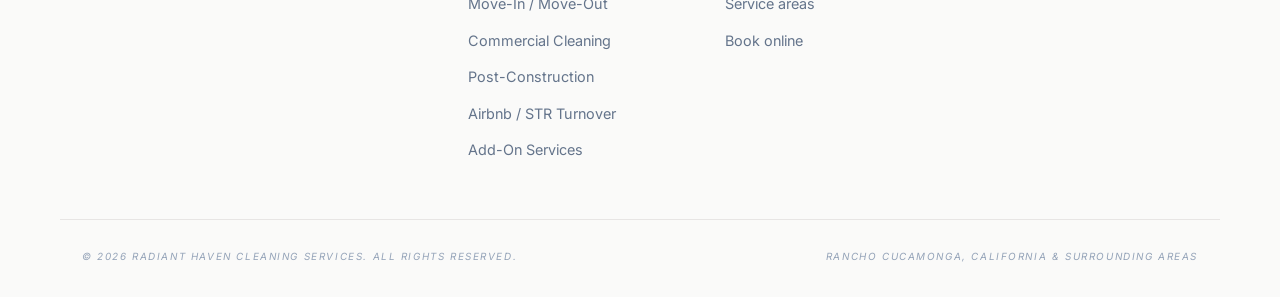
<file: services/commercial-cleaning/index.html>
<!DOCTYPE html>
<html lang="en">
<head>
  <meta charset="UTF-8" />
  <meta name="viewport" content="width=device-width, initial-scale=1.0" />
  <title>Commercial and Office Cleaning in Rancho Cucamonga, CA | Radiant Haven Cleaning Services</title>
  <meta name="description" content="Professional commercial and office cleaning in Rancho Cucamonga. Reliable janitorial service for offices, retail and workspaces. Keep your business spotless. Get a quote." />
  <meta name="robots" content="index, follow, max-image-preview:large, max-snippet:-1, max-video-preview:-1" />
  <meta name="googlebot" content="index, follow, max-image-preview:large, max-snippet:-1, max-video-preview:-1" />
  <link rel="canonical" href="https://slcpremiercleaning.com/services/commercial-cleaning/" />
  <meta name="theme-color" content="#1a365d" />
  <meta name="geo.region" content="US-CA" />
  <meta name="geo.placename" content="Rancho Cucamonga, California" />

  <meta property="og:type" content="website" />
  <meta property="og:site_name" content="Radiant Haven Cleaning Services" />
  <meta property="og:title" content="Commercial and Office Cleaning in Rancho Cucamonga, CA | Radiant Haven Cleaning Services" />
  <meta property="og:description" content="Professional commercial and office cleaning in Rancho Cucamonga. Reliable janitorial service for offices, retail and workspaces. Keep your business spotless. Get a quote." />
  <meta property="og:url" content="https://slcpremiercleaning.com/services/commercial-cleaning/" />
  <meta property="og:image" content="https://slcpremiercleaning.com/assets/gallery-office.png" />
  <meta name="twitter:card" content="summary_large_image" />
  <meta name="twitter:title" content="Commercial and Office Cleaning in Rancho Cucamonga, CA | Radiant Haven Cleaning Services" />
  <meta name="twitter:description" content="Professional commercial and office cleaning in Rancho Cucamonga. Reliable janitorial service for offices, retail and workspaces. Keep your business spotless. Get a quote." />
  <meta name="twitter:image" content="https://slcpremiercleaning.com/assets/gallery-office.png" />

  <link rel="icon" type="image/svg+xml" href="../../assets/favicon.svg" />
  <link rel="apple-touch-icon" href="../../assets/favicon.svg" />
  <link rel="preconnect" href="https://fonts.googleapis.com" />
  <link rel="preconnect" href="https://fonts.gstatic.com" crossorigin />
  <link href="https://fonts.googleapis.com/css2?family=Inter:wght@300;400;500;600;700&family=Playfair+Display:ital,wght@0,400;0,700;0,900;1,400;1,700&display=swap" rel="stylesheet" />
  <link rel="stylesheet" href="../../css/styles.css" />

  <script type="application/ld+json">
  {
    "@context": "https://schema.org",
    "@type": "Service",
    "serviceType": "Commercial Cleaning",
    "name": "Commercial Cleaning in Rancho Cucamonga",
    "url": "https://slcpremiercleaning.com/services/commercial-cleaning/",
    "image": "https://slcpremiercleaning.com/assets/gallery-office.png",
    "description": "Professional commercial and office cleaning in Rancho Cucamonga. Reliable janitorial service for offices, retail and workspaces. Keep your business spotless. Get a quote.",
    "areaServed": { "@type": "City", "name": "Rancho Cucamonga" },
    "provider": {
      "@type": "HouseCleaningService",
      "name": "Radiant Haven Cleaning Services",
      "url": "https://slcpremiercleaning.com/",
      "areaServed": "Rancho Cucamonga, CA and surrounding areas"
    }
  }
  </script>
  <script type="application/ld+json">
  {
    "@context": "https://schema.org",
    "@type": "BreadcrumbList",
    "itemListElement": [
      { "@type": "ListItem", "position": 1, "name": "Home", "item": "https://slcpremiercleaning.com/" },
      { "@type": "ListItem", "position": 2, "name": "Services", "item": "https://slcpremiercleaning.com/#services" },
      { "@type": "ListItem", "position": 3, "name": "Commercial Cleaning", "item": "https://slcpremiercleaning.com/services/commercial-cleaning/" }
    ]
  }
  </script>
</head>

<body>
  <a class="skip-link" href="#main">Skip to content</a>

  <header class="site-header" id="top">
    <div class="wrap header-inner">
      <a class="brand" href="../../" aria-label="Radiant Haven Cleaning Services home">
        <img class="brand-logo" src="../../assets/logo.png" width="1206" height="804" alt="Radiant Haven Cleaning Services" />
      </a>
      <nav class="nav" id="nav" aria-label="Primary">
        <div class="nav-item has-dropdown">
          <button type="button" class="nav-link" aria-haspopup="true" aria-expanded="false">
            Services
            <svg viewBox="0 0 24 24" aria-hidden="true"><path d="m6 9 6 6 6-6" fill="none" stroke="currentColor" stroke-width="2" stroke-linecap="round" stroke-linejoin="round"/></svg>
          </button>
          <div class="dropdown">
            <a class="dd-all" href="../../#services">All services</a>
            <a href="../standard-cleaning/">Standard Cleaning</a>
            <a href="../deep-cleaning/">Deep Cleaning</a>
            <a href="../recurring-cleaning/">Recurring Cleaning</a>
            <a href="../move-in-out-cleaning/">Move-In / Move-Out</a>
            <a href="../commercial-cleaning/">Commercial Cleaning</a>
            <a href="../post-construction-cleaning/">Post-Construction</a>
            <a href="../airbnb-str-cleaning/">Airbnb / STR Turnover</a>
            <a href="../add-on-services/">Add-On Services</a>
          </div>
        </div>
        <a href="../../#why">Why us</a>
        <a href="../../#results">Results</a>
        <a href="../../#plans">Plans</a>
        <a href="../../#reviews">Reviews</a>
        <a href="../../#areas">Areas</a>
        <a class="nav-cta" href="../../#book">Book now</a>
      </nav>
      <button class="nav-toggle" id="navToggle" aria-label="Open menu" aria-expanded="false" aria-controls="nav">
        <span></span><span></span><span></span>
      </button>
    </div>
  </header>

  <main id="main">
    <section class="svc-hero">
      <div class="hero-bg" aria-hidden="true"></div>
      <div class="wrap">
        <nav class="breadcrumb" aria-label="Breadcrumb">
          <a href="../../">Home</a><span class="sep">/</span><a href="../../#services">Services</a><span class="sep">/</span><span>Commercial Cleaning</span>
        </nav>
        <div class="svc-hero-grid">
          <div class="svc-hero-copy">
            <p class="eyebrow">Rancho Cucamonga &amp; surrounding areas</p>
            <h1>Commercial Cleaning</h1>
            <p class="lead">Professional, reliable cleaning for offices, retail and workspaces that keeps your business looking its best.</p>
            <div class="hero-actions">
              <a class="btn btn-primary" href="../../#book">Book now</a>
              <a class="btn btn-ghost" href="../../#contact">Get a free quote</a>
            </div>
            <ul class="hero-trust">
              <li><svg viewBox="0 0 24 24" aria-hidden="true"><path d="M12 2 4 5v6c0 5 3.4 8.5 8 11 4.6-2.5 8-6 8-11V5z" fill="none" stroke="currentColor" stroke-width="1.7"/><path d="m8.5 12 2.4 2.4L15.8 9.6" fill="none" stroke="currentColor" stroke-width="1.7" stroke-linecap="round" stroke-linejoin="round"/></svg> Background-checked</li>
              <li><svg viewBox="0 0 24 24" aria-hidden="true"><path d="m12 3 2.6 5.3 5.9.9-4.3 4.1 1 5.8L12 16.9 6.8 19.2l1-5.8L3.5 9.3l5.9-.9z" fill="none" stroke="currentColor" stroke-width="1.6" stroke-linejoin="round"/></svg> 5-star rated</li>
              <li><svg viewBox="0 0 24 24" aria-hidden="true"><path d="M4 20V9l8-5 8 5v11" fill="none" stroke="currentColor" stroke-width="1.7" stroke-linejoin="round"/><path d="M9 20v-6h6v6" fill="none" stroke="currentColor" stroke-width="1.7" stroke-linejoin="round"/></svg> Locally owned</li>
            </ul>
          </div>
          <div class="svc-hero-media">
            <div class="hero-media-frame">
              <img src="../../assets/gallery-office.png" alt="A cleaning team servicing a modern office space" fetchpriority="high" />
            </div>
          </div>
        </div>
      </div>
    </section>

    <section class="section section-alt">
      <div class="wrap svc-detail-grid">
        <div class="svc-detail-copy">
          <p class="eyebrow">What's included</p>
          <h2>Everything in your commercial cleaning</h2>
          <p>Your space is a reflection of your business. We keep high-traffic areas, workstations and common spaces crisp, sanitized and welcoming for your team and clients.</p>
          <ul class="checks">
            <li>Offices, retail and commercial spaces</li>
            <li>Sanitized workstations and high-touch points</li>
            <li>Restroom and breakroom cleaning</li>
            <li>Floor care: vacuuming, mopping and buffing</li>
            <li>Trash removal and common-area upkeep</li>
            <li>Flexible after-hours and recurring schedules</li>
          </ul>
          <a class="btn btn-primary" href="../../#book">Book this service</a>
        </div>
        <div class="svc-detail-media">
          <img src="../../assets/svc-floor.png" alt="Detailed floor cleaning in a commercial space" loading="lazy" />
        </div>
      </div>
    </section>

    <section class="section">
      <div class="wrap">
        <header class="section-head">
          <p class="eyebrow">Gallery</p>
          <h2>The results speak for themselves</h2>
          <p class="section-sub">A look at the kind of finish every Radiant Haven visit is built to deliver.</p>
        </header>
        <div class="svc-gallery">
          <figure><img src="../../assets/svc-carpet.jpg" alt="Commercial carpet cleaning" loading="lazy" /></figure>
          <figure><img src="../../assets/svc-mopping.jpg" alt="Mopping an office floor" loading="lazy" /></figure>
        </div>
      </div>
    </section>

    <section class="section section-alt">
      <div class="wrap">
        <header class="section-head">
          <p class="eyebrow">More services</p>
          <h2>Explore what else we offer</h2>
        </header>
        <div class="other-grid">
          <a class="other-card" href="../standard-cleaning/">Standard Cleaning <svg viewBox="0 0 24 24" aria-hidden="true"><path d="M5 12h14M13 6l6 6-6 6" fill="none" stroke="currentColor" stroke-width="2" stroke-linecap="round" stroke-linejoin="round"/></svg></a>
          <a class="other-card" href="../deep-cleaning/">Deep Cleaning <svg viewBox="0 0 24 24" aria-hidden="true"><path d="M5 12h14M13 6l6 6-6 6" fill="none" stroke="currentColor" stroke-width="2" stroke-linecap="round" stroke-linejoin="round"/></svg></a>
          <a class="other-card" href="../recurring-cleaning/">Recurring Cleaning <svg viewBox="0 0 24 24" aria-hidden="true"><path d="M5 12h14M13 6l6 6-6 6" fill="none" stroke="currentColor" stroke-width="2" stroke-linecap="round" stroke-linejoin="round"/></svg></a>
          <a class="other-card" href="../move-in-out-cleaning/">Move-In / Move-Out <svg viewBox="0 0 24 24" aria-hidden="true"><path d="M5 12h14M13 6l6 6-6 6" fill="none" stroke="currentColor" stroke-width="2" stroke-linecap="round" stroke-linejoin="round"/></svg></a>
          <a class="other-card" href="../post-construction-cleaning/">Post-Construction <svg viewBox="0 0 24 24" aria-hidden="true"><path d="M5 12h14M13 6l6 6-6 6" fill="none" stroke="currentColor" stroke-width="2" stroke-linecap="round" stroke-linejoin="round"/></svg></a>
          <a class="other-card" href="../airbnb-str-cleaning/">Airbnb / STR Turnover <svg viewBox="0 0 24 24" aria-hidden="true"><path d="M5 12h14M13 6l6 6-6 6" fill="none" stroke="currentColor" stroke-width="2" stroke-linecap="round" stroke-linejoin="round"/></svg></a>
          <a class="other-card" href="../add-on-services/">Add-On Services <svg viewBox="0 0 24 24" aria-hidden="true"><path d="M5 12h14M13 6l6 6-6 6" fill="none" stroke="currentColor" stroke-width="2" stroke-linecap="round" stroke-linejoin="round"/></svg></a>
        </div>
      </div>
    </section>

    <section class="cta-band">
      <div class="wrap">
        <h2>Ready for a spotless space?</h2>
        <p>Book your commercial cleaning in a few clicks, or request a free, no-pressure quote. Serving Rancho Cucamonga and surrounding areas.</p>
        <a class="btn btn-primary" href="../../#book">Book now</a>
      </div>
    </section>
  </main>

  <footer class="site-footer">
    <div class="wrap footer-grid">
      <div class="footer-brand">
        <a class="brand brand-light" href="../../" aria-label="Radiant Haven Cleaning Services home">
          <img class="brand-logo" src="../../assets/logo.png" width="1206" height="804" alt="Radiant Haven Cleaning Services" />
        </a>
        <p class="footer-slogan">Elevating Clean across Rancho Cucamonga.</p>
        <p class="footer-badges">Background-checked &middot; 5-star rated &middot; Locally owned</p>
      </div>
      <div class="footer-col">
        <h4>Services</h4>
        <ul>
          <li><a href="../standard-cleaning/">Standard Cleaning</a></li>
          <li><a href="../deep-cleaning/">Deep Cleaning</a></li>
          <li><a href="../recurring-cleaning/">Recurring Cleaning</a></li>
          <li><a href="../move-in-out-cleaning/">Move-In / Move-Out</a></li>
          <li><a href="../commercial-cleaning/">Commercial Cleaning</a></li>
          <li><a href="../post-construction-cleaning/">Post-Construction</a></li>
          <li><a href="../airbnb-str-cleaning/">Airbnb / STR Turnover</a></li>
          <li><a href="../add-on-services/">Add-On Services</a></li>
        </ul>
      </div>
      <div class="footer-col">
        <h4>Company</h4>
        <ul>
          <li><a href="../../#why">Why us</a></li>
          <li><a href="../../#results">Results</a></li>
          <li><a href="../../#reviews">Reviews</a></li>
          <li><a href="../../#areas">Service areas</a></li>
          <li><a href="../../#book">Book online</a></li>
        </ul>
      </div>
      <div class="footer-col">
        <h4>Contact</h4>
        <ul>
          <li><a href="mailto:hello@slcpremiercleaning.com">hello@slcpremiercleaning.com</a></li>
          <li><a href="tel:+19090000000">(909) 000-0000</a></li>
          <li>Rancho Cucamonga, CA</li>
        </ul>
      </div>
    </div>
    <div class="wrap footer-bottom">
      <p>&copy; <span id="year">2026</span> Radiant Haven Cleaning Services. All rights reserved.</p>
      <p>Rancho Cucamonga, California &amp; surrounding areas</p>
    </div>
  </footer>

  <a href="#top" class="to-top" id="toTop" aria-label="Back to top">
    <svg viewBox="0 0 24 24" aria-hidden="true"><path d="m6 15 6-6 6 6" fill="none" stroke="currentColor" stroke-width="2" stroke-linecap="round" stroke-linejoin="round"/></svg>
  </a>

  <script src="../../js/main.js"></script>
</body>
</html>
</file>
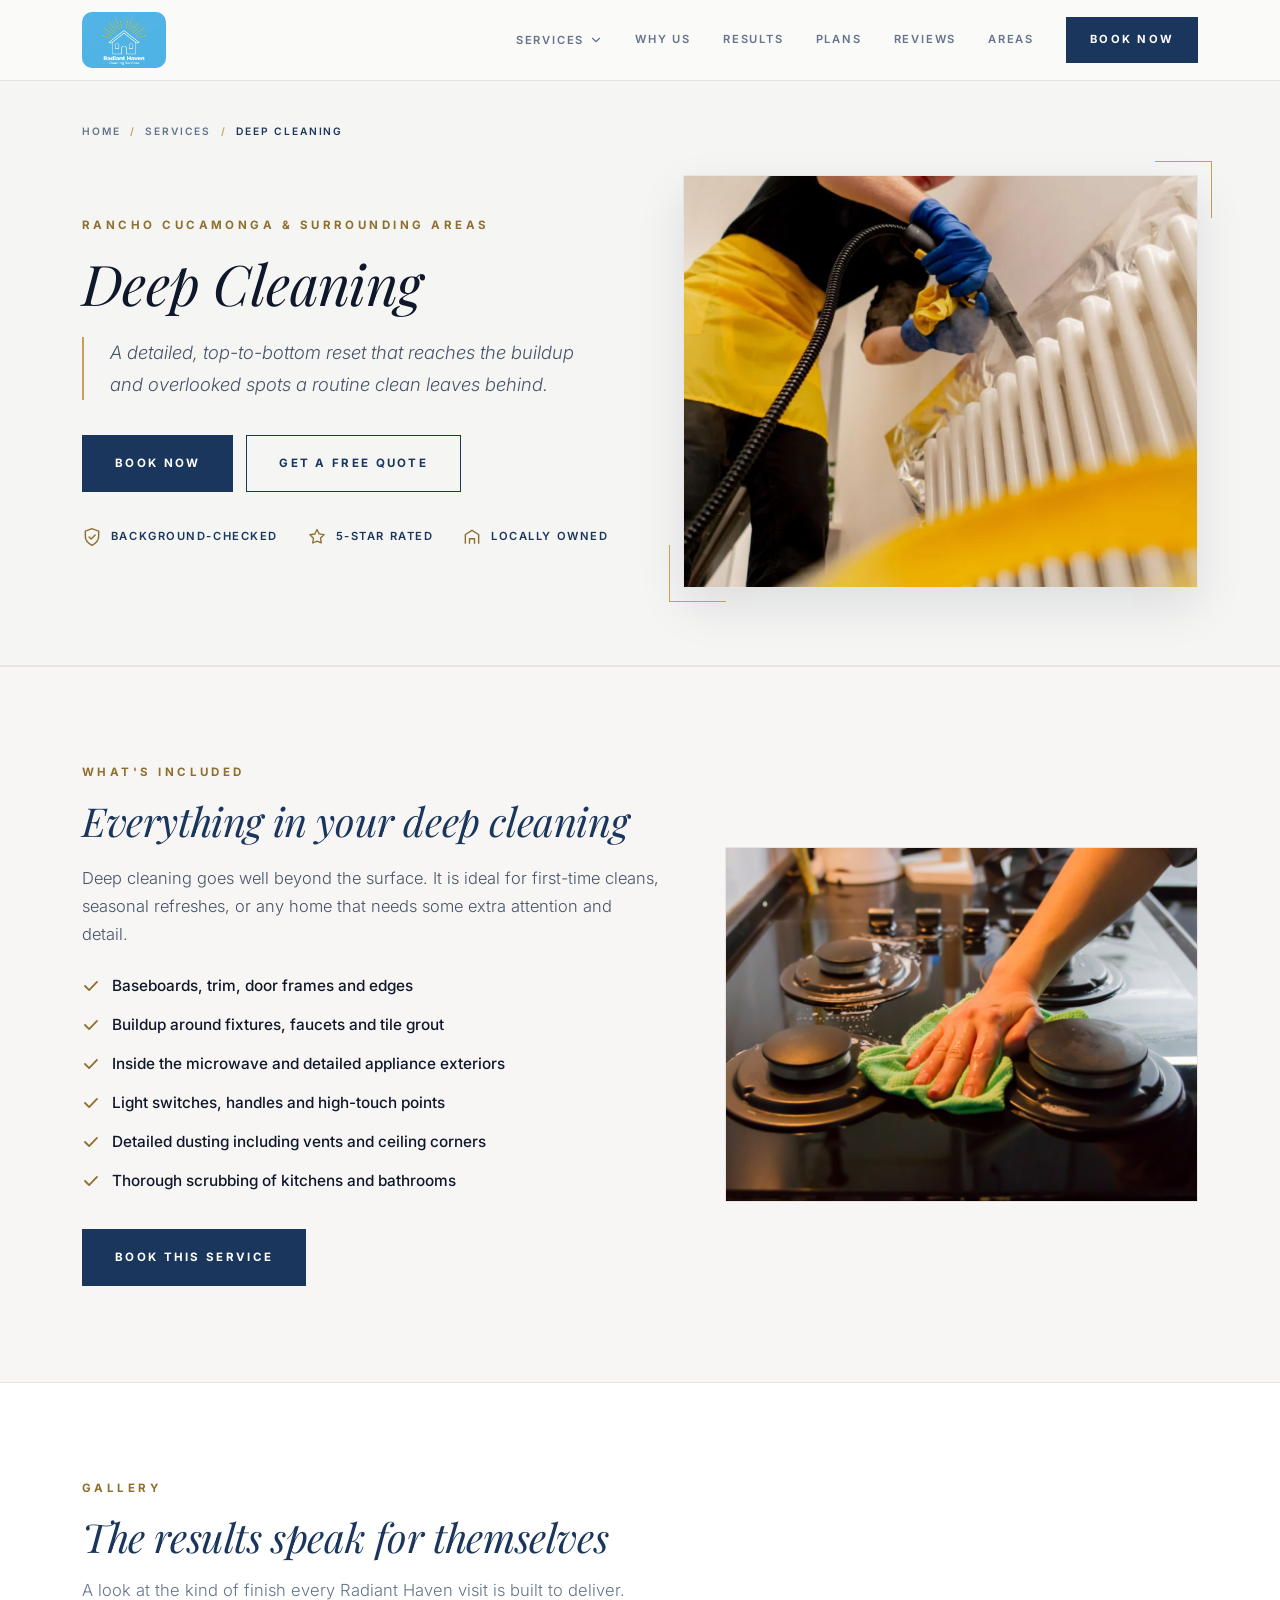
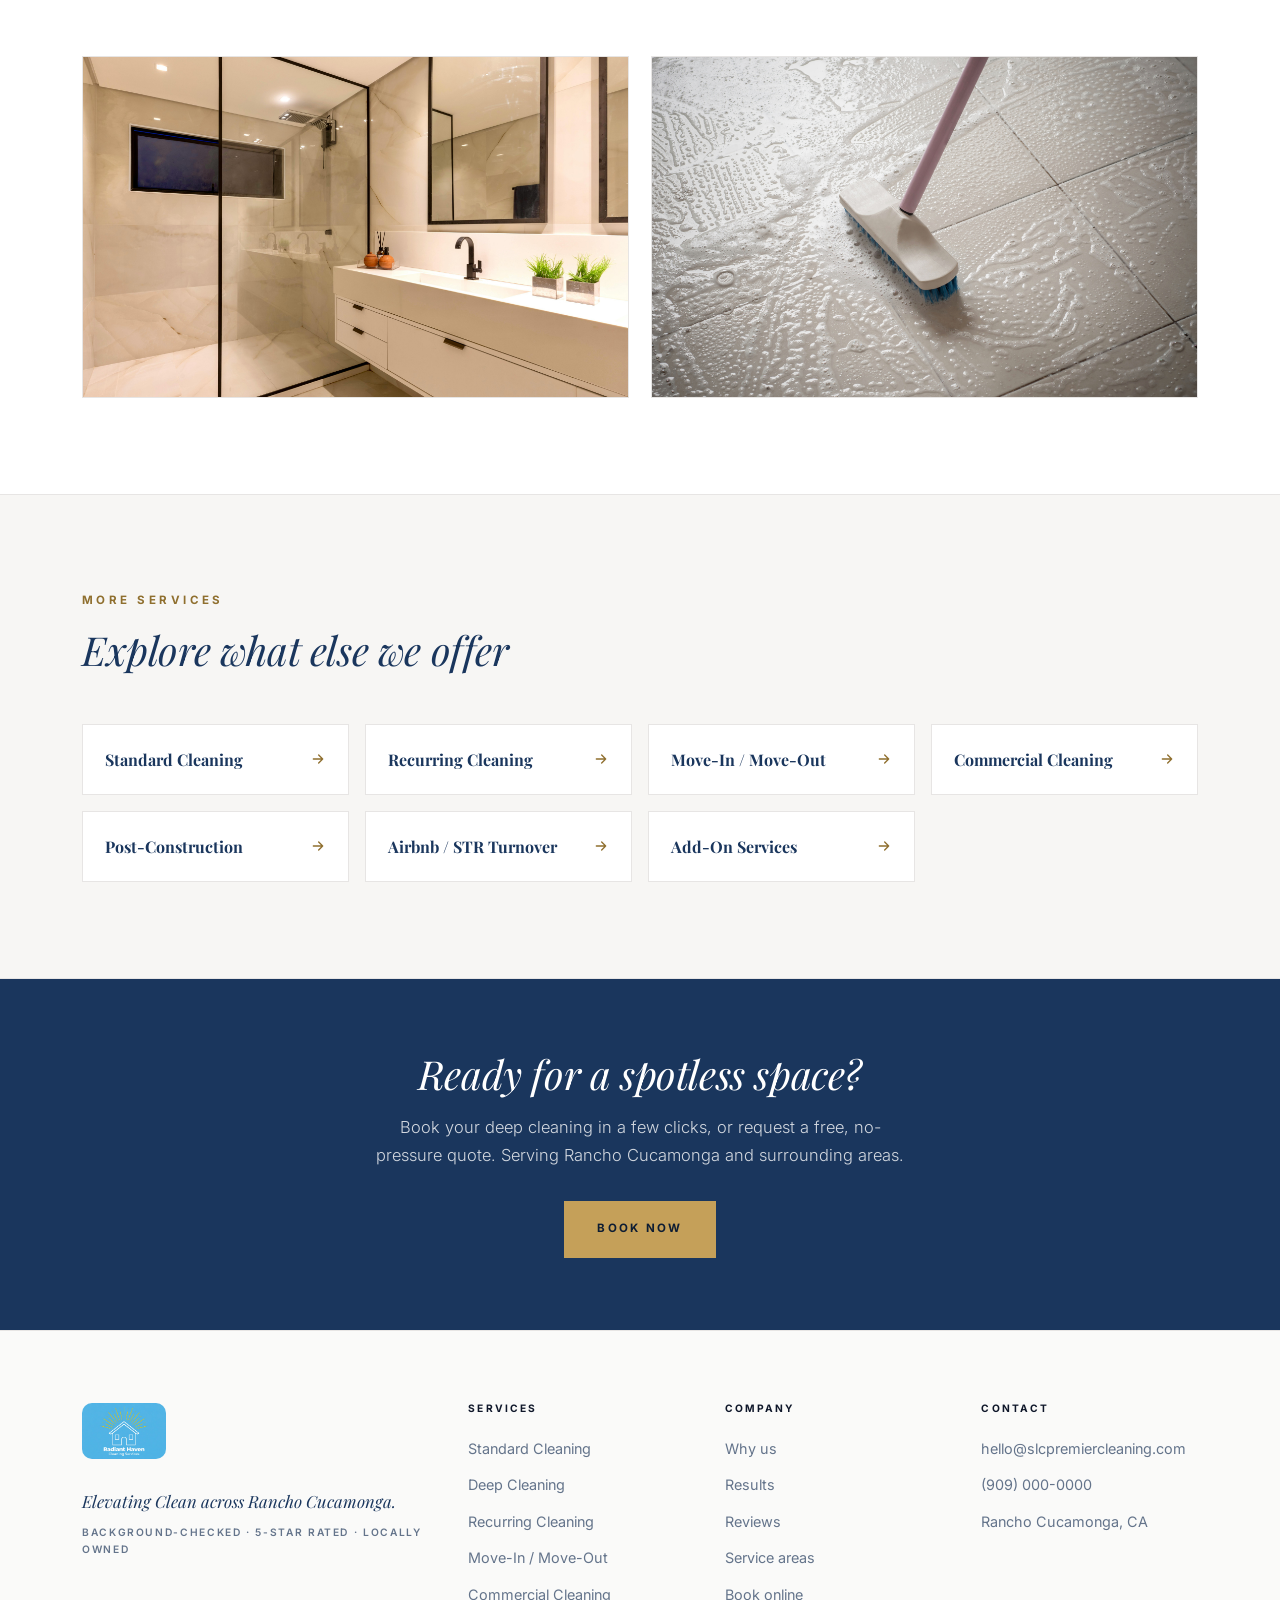
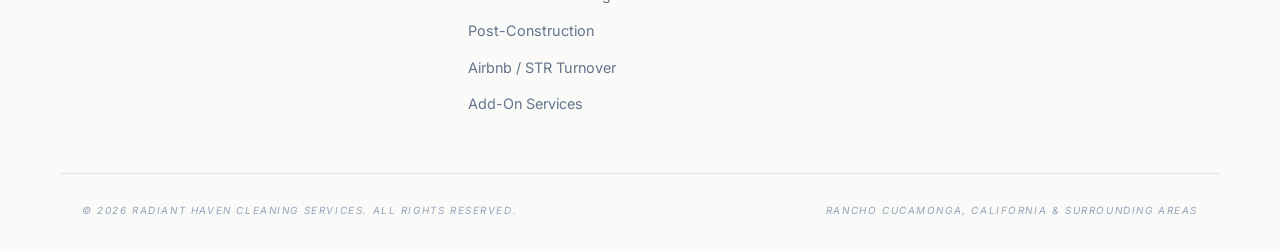
<file: services/deep-cleaning/index.html>
<!DOCTYPE html>
<html lang="en">
<head>
  <meta charset="UTF-8" />
  <meta name="viewport" content="width=device-width, initial-scale=1.0" />
  <title>Deep Cleaning Services in Rancho Cucamonga, CA | Radiant Haven Cleaning Services</title>
  <meta name="description" content="Detailed deep cleaning in Rancho Cucamonga. We target buildup, baseboards, grout, fixtures and the overlooked spots for a true top-to-bottom reset. Book your deep clean." />
  <meta name="robots" content="index, follow, max-image-preview:large, max-snippet:-1, max-video-preview:-1" />
  <meta name="googlebot" content="index, follow, max-image-preview:large, max-snippet:-1, max-video-preview:-1" />
  <link rel="canonical" href="https://slcpremiercleaning.com/services/deep-cleaning/" />
  <meta name="theme-color" content="#1a365d" />
  <meta name="geo.region" content="US-CA" />
  <meta name="geo.placename" content="Rancho Cucamonga, California" />

  <meta property="og:type" content="website" />
  <meta property="og:site_name" content="Radiant Haven Cleaning Services" />
  <meta property="og:title" content="Deep Cleaning Services in Rancho Cucamonga, CA | Radiant Haven Cleaning Services" />
  <meta property="og:description" content="Detailed deep cleaning in Rancho Cucamonga. We target buildup, baseboards, grout, fixtures and the overlooked spots for a true top-to-bottom reset. Book your deep clean." />
  <meta property="og:url" content="https://slcpremiercleaning.com/services/deep-cleaning/" />
  <meta property="og:image" content="https://slcpremiercleaning.com/assets/svc-deep.jpg" />
  <meta name="twitter:card" content="summary_large_image" />
  <meta name="twitter:title" content="Deep Cleaning Services in Rancho Cucamonga, CA | Radiant Haven Cleaning Services" />
  <meta name="twitter:description" content="Detailed deep cleaning in Rancho Cucamonga. We target buildup, baseboards, grout, fixtures and the overlooked spots for a true top-to-bottom reset. Book your deep clean." />
  <meta name="twitter:image" content="https://slcpremiercleaning.com/assets/svc-deep.jpg" />

  <link rel="icon" type="image/svg+xml" href="../../assets/favicon.svg" />
  <link rel="apple-touch-icon" href="../../assets/favicon.svg" />
  <link rel="preconnect" href="https://fonts.googleapis.com" />
  <link rel="preconnect" href="https://fonts.gstatic.com" crossorigin />
  <link href="https://fonts.googleapis.com/css2?family=Inter:wght@300;400;500;600;700&family=Playfair+Display:ital,wght@0,400;0,700;0,900;1,400;1,700&display=swap" rel="stylesheet" />
  <link rel="stylesheet" href="../../css/styles.css" />

  <script type="application/ld+json">
  {
    "@context": "https://schema.org",
    "@type": "Service",
    "serviceType": "Deep Cleaning",
    "name": "Deep Cleaning in Rancho Cucamonga",
    "url": "https://slcpremiercleaning.com/services/deep-cleaning/",
    "image": "https://slcpremiercleaning.com/assets/svc-deep.jpg",
    "description": "Detailed deep cleaning in Rancho Cucamonga. We target buildup, baseboards, grout, fixtures and the overlooked spots for a true top-to-bottom reset. Book your deep clean.",
    "areaServed": { "@type": "City", "name": "Rancho Cucamonga" },
    "provider": {
      "@type": "HouseCleaningService",
      "name": "Radiant Haven Cleaning Services",
      "url": "https://slcpremiercleaning.com/",
      "areaServed": "Rancho Cucamonga, CA and surrounding areas"
    }
  }
  </script>
  <script type="application/ld+json">
  {
    "@context": "https://schema.org",
    "@type": "BreadcrumbList",
    "itemListElement": [
      { "@type": "ListItem", "position": 1, "name": "Home", "item": "https://slcpremiercleaning.com/" },
      { "@type": "ListItem", "position": 2, "name": "Services", "item": "https://slcpremiercleaning.com/#services" },
      { "@type": "ListItem", "position": 3, "name": "Deep Cleaning", "item": "https://slcpremiercleaning.com/services/deep-cleaning/" }
    ]
  }
  </script>
</head>

<body>
  <a class="skip-link" href="#main">Skip to content</a>

  <header class="site-header" id="top">
    <div class="wrap header-inner">
      <a class="brand" href="../../" aria-label="Radiant Haven Cleaning Services home">
        <img class="brand-logo" src="../../assets/logo.png" width="1206" height="804" alt="Radiant Haven Cleaning Services" />
      </a>
      <nav class="nav" id="nav" aria-label="Primary">
        <div class="nav-item has-dropdown">
          <button type="button" class="nav-link" aria-haspopup="true" aria-expanded="false">
            Services
            <svg viewBox="0 0 24 24" aria-hidden="true"><path d="m6 9 6 6 6-6" fill="none" stroke="currentColor" stroke-width="2" stroke-linecap="round" stroke-linejoin="round"/></svg>
          </button>
          <div class="dropdown">
            <a class="dd-all" href="../../#services">All services</a>
            <a href="../standard-cleaning/">Standard Cleaning</a>
            <a href="../deep-cleaning/">Deep Cleaning</a>
            <a href="../recurring-cleaning/">Recurring Cleaning</a>
            <a href="../move-in-out-cleaning/">Move-In / Move-Out</a>
            <a href="../commercial-cleaning/">Commercial Cleaning</a>
            <a href="../post-construction-cleaning/">Post-Construction</a>
            <a href="../airbnb-str-cleaning/">Airbnb / STR Turnover</a>
            <a href="../add-on-services/">Add-On Services</a>
          </div>
        </div>
        <a href="../../#why">Why us</a>
        <a href="../../#results">Results</a>
        <a href="../../#plans">Plans</a>
        <a href="../../#reviews">Reviews</a>
        <a href="../../#areas">Areas</a>
        <a class="nav-cta" href="../../#book">Book now</a>
      </nav>
      <button class="nav-toggle" id="navToggle" aria-label="Open menu" aria-expanded="false" aria-controls="nav">
        <span></span><span></span><span></span>
      </button>
    </div>
  </header>

  <main id="main">
    <section class="svc-hero">
      <div class="hero-bg" aria-hidden="true"></div>
      <div class="wrap">
        <nav class="breadcrumb" aria-label="Breadcrumb">
          <a href="../../">Home</a><span class="sep">/</span><a href="../../#services">Services</a><span class="sep">/</span><span>Deep Cleaning</span>
        </nav>
        <div class="svc-hero-grid">
          <div class="svc-hero-copy">
            <p class="eyebrow">Rancho Cucamonga &amp; surrounding areas</p>
            <h1>Deep Cleaning</h1>
            <p class="lead">A detailed, top-to-bottom reset that reaches the buildup and overlooked spots a routine clean leaves behind.</p>
            <div class="hero-actions">
              <a class="btn btn-primary" href="../../#book">Book now</a>
              <a class="btn btn-ghost" href="../../#contact">Get a free quote</a>
            </div>
            <ul class="hero-trust">
              <li><svg viewBox="0 0 24 24" aria-hidden="true"><path d="M12 2 4 5v6c0 5 3.4 8.5 8 11 4.6-2.5 8-6 8-11V5z" fill="none" stroke="currentColor" stroke-width="1.7"/><path d="m8.5 12 2.4 2.4L15.8 9.6" fill="none" stroke="currentColor" stroke-width="1.7" stroke-linecap="round" stroke-linejoin="round"/></svg> Background-checked</li>
              <li><svg viewBox="0 0 24 24" aria-hidden="true"><path d="m12 3 2.6 5.3 5.9.9-4.3 4.1 1 5.8L12 16.9 6.8 19.2l1-5.8L3.5 9.3l5.9-.9z" fill="none" stroke="currentColor" stroke-width="1.6" stroke-linejoin="round"/></svg> 5-star rated</li>
              <li><svg viewBox="0 0 24 24" aria-hidden="true"><path d="M4 20V9l8-5 8 5v11" fill="none" stroke="currentColor" stroke-width="1.7" stroke-linejoin="round"/><path d="M9 20v-6h6v6" fill="none" stroke="currentColor" stroke-width="1.7" stroke-linejoin="round"/></svg> Locally owned</li>
            </ul>
          </div>
          <div class="svc-hero-media">
            <div class="hero-media-frame">
              <img src="../../assets/svc-deep.jpg" alt="A cleaner steam cleaning a radiator during a deep clean" fetchpriority="high" />
            </div>
          </div>
        </div>
      </div>
    </section>

    <section class="section section-alt">
      <div class="wrap svc-detail-grid">
        <div class="svc-detail-copy">
          <p class="eyebrow">What's included</p>
          <h2>Everything in your deep cleaning</h2>
          <p>Deep cleaning goes well beyond the surface. It is ideal for first-time cleans, seasonal refreshes, or any home that needs some extra attention and detail.</p>
          <ul class="checks">
            <li>Baseboards, trim, door frames and edges</li>
            <li>Buildup around fixtures, faucets and tile grout</li>
            <li>Inside the microwave and detailed appliance exteriors</li>
            <li>Light switches, handles and high-touch points</li>
            <li>Detailed dusting including vents and ceiling corners</li>
            <li>Thorough scrubbing of kitchens and bathrooms</li>
          </ul>
          <a class="btn btn-primary" href="../../#book">Book this service</a>
        </div>
        <div class="svc-detail-media">
          <img src="../../assets/svc-kitchen.png" alt="Scrubbing a stovetop during a detailed kitchen deep clean" loading="lazy" />
        </div>
      </div>
    </section>

    <section class="section">
      <div class="wrap">
        <header class="section-head">
          <p class="eyebrow">Gallery</p>
          <h2>The results speak for themselves</h2>
          <p class="section-sub">A look at the kind of finish every Radiant Haven visit is built to deliver.</p>
        </header>
        <div class="svc-gallery">
          <figure><img src="../../assets/gallery-bath.png" alt="A deep cleaned, spotless bathroom" loading="lazy" /></figure>
          <figure><img src="../../assets/svc-floor.png" alt="Scrubbing tile flooring during a deep clean" loading="lazy" /></figure>
        </div>
      </div>
    </section>

    <section class="section section-alt">
      <div class="wrap">
        <header class="section-head">
          <p class="eyebrow">More services</p>
          <h2>Explore what else we offer</h2>
        </header>
        <div class="other-grid">
          <a class="other-card" href="../standard-cleaning/">Standard Cleaning <svg viewBox="0 0 24 24" aria-hidden="true"><path d="M5 12h14M13 6l6 6-6 6" fill="none" stroke="currentColor" stroke-width="2" stroke-linecap="round" stroke-linejoin="round"/></svg></a>
          <a class="other-card" href="../recurring-cleaning/">Recurring Cleaning <svg viewBox="0 0 24 24" aria-hidden="true"><path d="M5 12h14M13 6l6 6-6 6" fill="none" stroke="currentColor" stroke-width="2" stroke-linecap="round" stroke-linejoin="round"/></svg></a>
          <a class="other-card" href="../move-in-out-cleaning/">Move-In / Move-Out <svg viewBox="0 0 24 24" aria-hidden="true"><path d="M5 12h14M13 6l6 6-6 6" fill="none" stroke="currentColor" stroke-width="2" stroke-linecap="round" stroke-linejoin="round"/></svg></a>
          <a class="other-card" href="../commercial-cleaning/">Commercial Cleaning <svg viewBox="0 0 24 24" aria-hidden="true"><path d="M5 12h14M13 6l6 6-6 6" fill="none" stroke="currentColor" stroke-width="2" stroke-linecap="round" stroke-linejoin="round"/></svg></a>
          <a class="other-card" href="../post-construction-cleaning/">Post-Construction <svg viewBox="0 0 24 24" aria-hidden="true"><path d="M5 12h14M13 6l6 6-6 6" fill="none" stroke="currentColor" stroke-width="2" stroke-linecap="round" stroke-linejoin="round"/></svg></a>
          <a class="other-card" href="../airbnb-str-cleaning/">Airbnb / STR Turnover <svg viewBox="0 0 24 24" aria-hidden="true"><path d="M5 12h14M13 6l6 6-6 6" fill="none" stroke="currentColor" stroke-width="2" stroke-linecap="round" stroke-linejoin="round"/></svg></a>
          <a class="other-card" href="../add-on-services/">Add-On Services <svg viewBox="0 0 24 24" aria-hidden="true"><path d="M5 12h14M13 6l6 6-6 6" fill="none" stroke="currentColor" stroke-width="2" stroke-linecap="round" stroke-linejoin="round"/></svg></a>
        </div>
      </div>
    </section>

    <section class="cta-band">
      <div class="wrap">
        <h2>Ready for a spotless space?</h2>
        <p>Book your deep cleaning in a few clicks, or request a free, no-pressure quote. Serving Rancho Cucamonga and surrounding areas.</p>
        <a class="btn btn-primary" href="../../#book">Book now</a>
      </div>
    </section>
  </main>

  <footer class="site-footer">
    <div class="wrap footer-grid">
      <div class="footer-brand">
        <a class="brand brand-light" href="../../" aria-label="Radiant Haven Cleaning Services home">
          <img class="brand-logo" src="../../assets/logo.png" width="1206" height="804" alt="Radiant Haven Cleaning Services" />
        </a>
        <p class="footer-slogan">Elevating Clean across Rancho Cucamonga.</p>
        <p class="footer-badges">Background-checked &middot; 5-star rated &middot; Locally owned</p>
      </div>
      <div class="footer-col">
        <h4>Services</h4>
        <ul>
          <li><a href="../standard-cleaning/">Standard Cleaning</a></li>
          <li><a href="../deep-cleaning/">Deep Cleaning</a></li>
          <li><a href="../recurring-cleaning/">Recurring Cleaning</a></li>
          <li><a href="../move-in-out-cleaning/">Move-In / Move-Out</a></li>
          <li><a href="../commercial-cleaning/">Commercial Cleaning</a></li>
          <li><a href="../post-construction-cleaning/">Post-Construction</a></li>
          <li><a href="../airbnb-str-cleaning/">Airbnb / STR Turnover</a></li>
          <li><a href="../add-on-services/">Add-On Services</a></li>
        </ul>
      </div>
      <div class="footer-col">
        <h4>Company</h4>
        <ul>
          <li><a href="../../#why">Why us</a></li>
          <li><a href="../../#results">Results</a></li>
          <li><a href="../../#reviews">Reviews</a></li>
          <li><a href="../../#areas">Service areas</a></li>
          <li><a href="../../#book">Book online</a></li>
        </ul>
      </div>
      <div class="footer-col">
        <h4>Contact</h4>
        <ul>
          <li><a href="mailto:hello@slcpremiercleaning.com">hello@slcpremiercleaning.com</a></li>
          <li><a href="tel:+19090000000">(909) 000-0000</a></li>
          <li>Rancho Cucamonga, CA</li>
        </ul>
      </div>
    </div>
    <div class="wrap footer-bottom">
      <p>&copy; <span id="year">2026</span> Radiant Haven Cleaning Services. All rights reserved.</p>
      <p>Rancho Cucamonga, California &amp; surrounding areas</p>
    </div>
  </footer>

  <a href="#top" class="to-top" id="toTop" aria-label="Back to top">
    <svg viewBox="0 0 24 24" aria-hidden="true"><path d="m6 15 6-6 6 6" fill="none" stroke="currentColor" stroke-width="2" stroke-linecap="round" stroke-linejoin="round"/></svg>
  </a>

  <script src="../../js/main.js"></script>
</body>
</html>
</file>
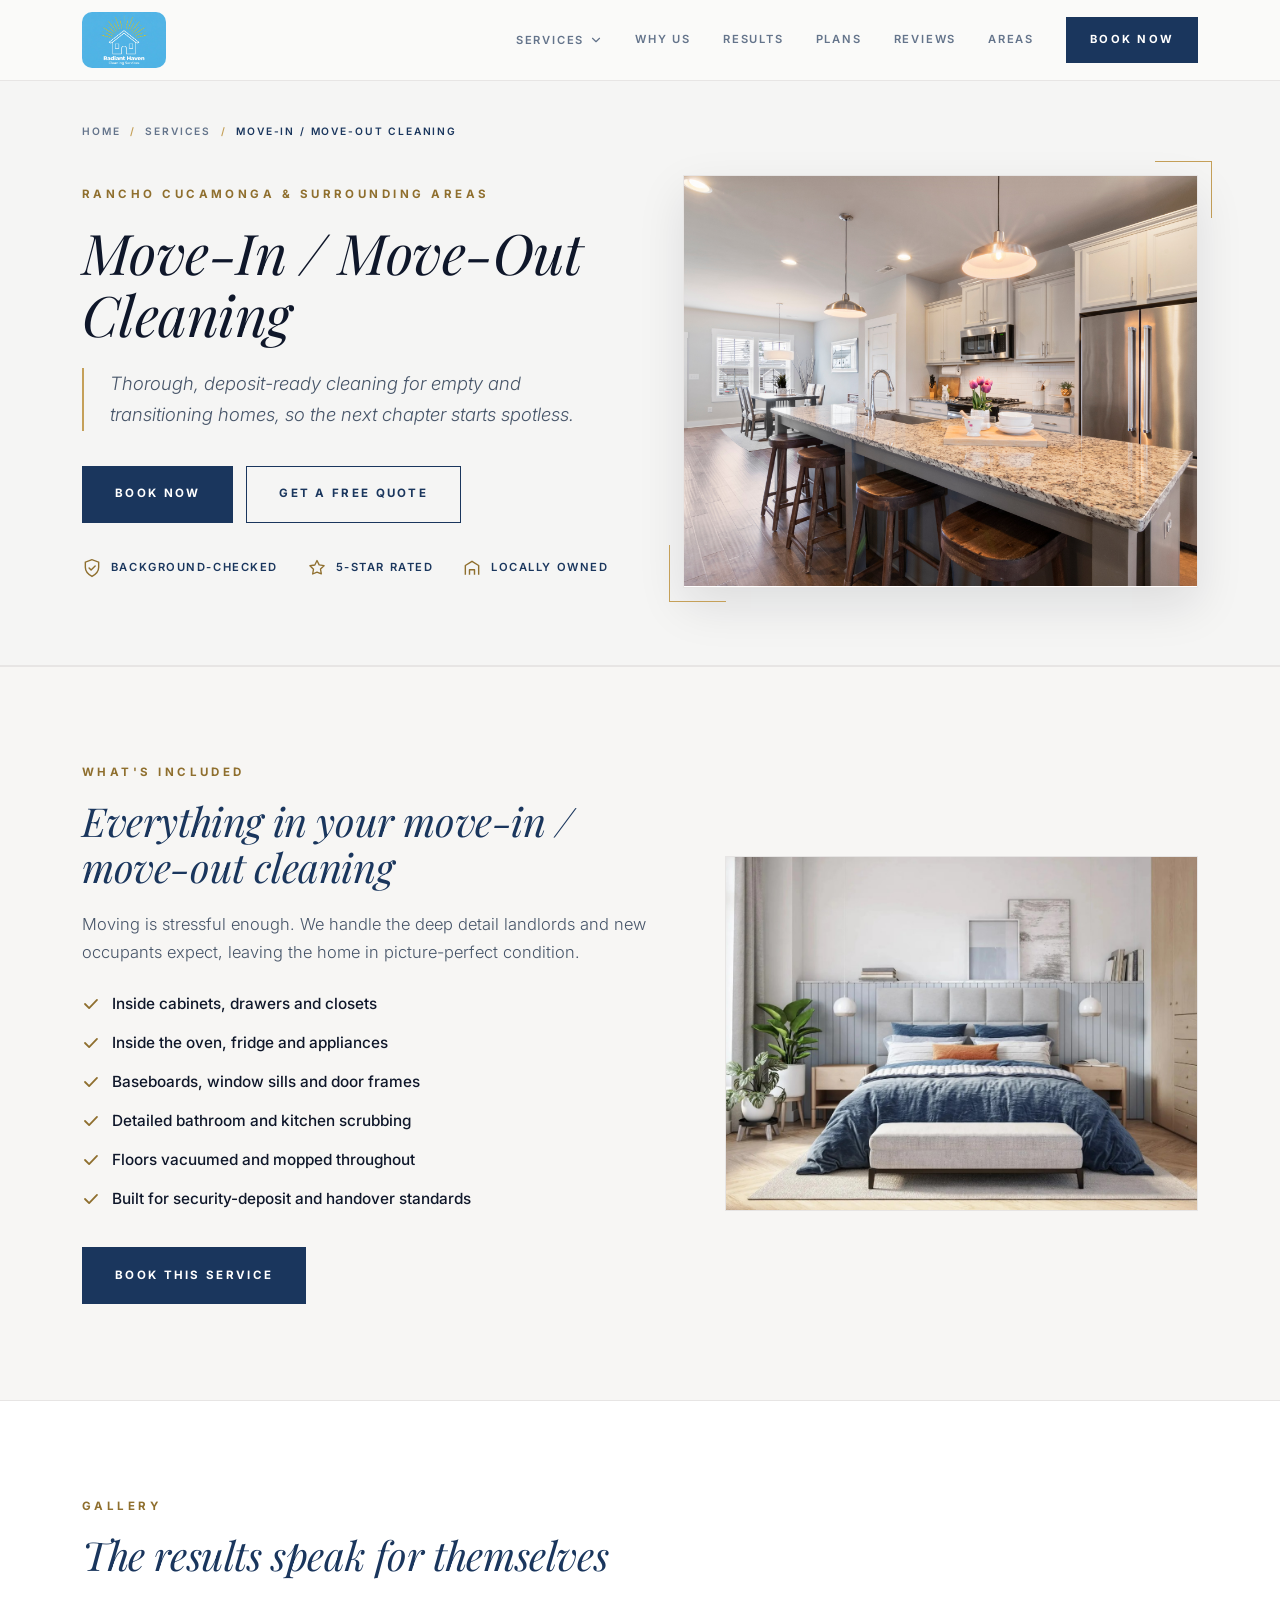
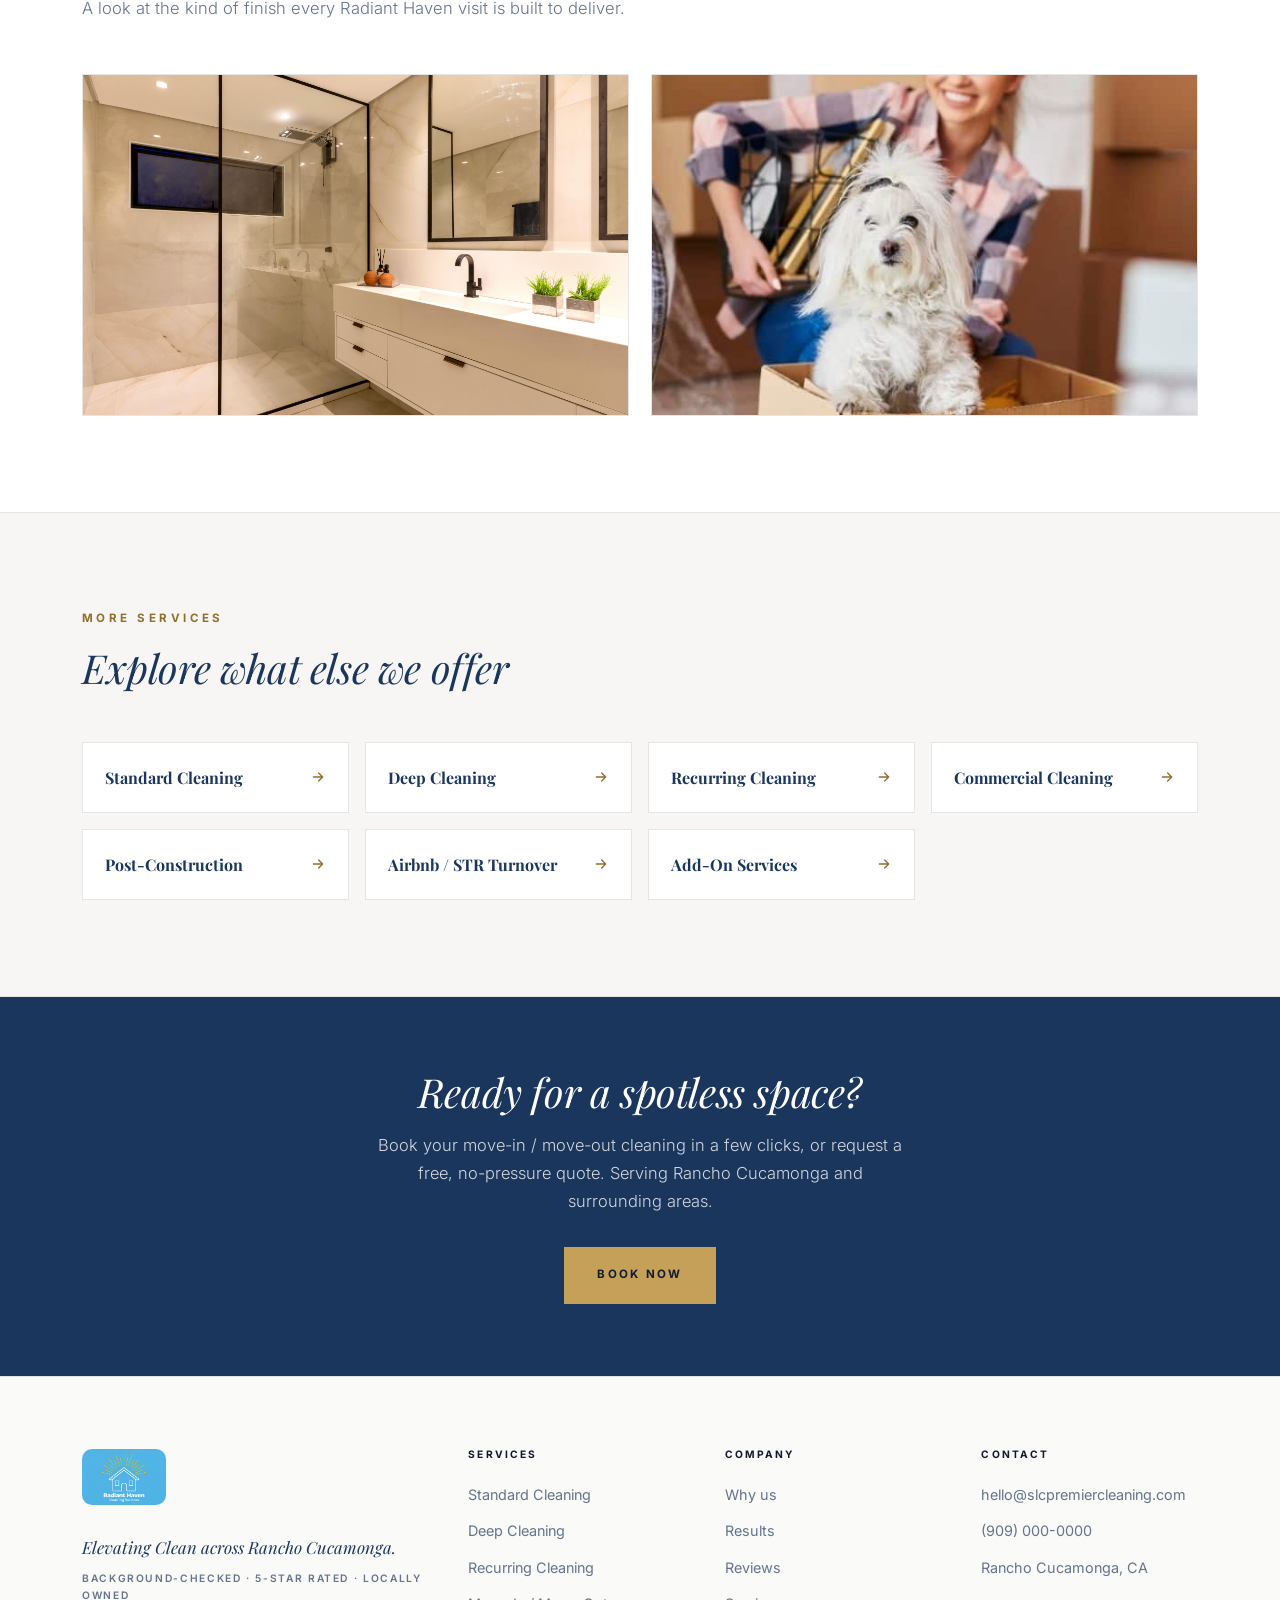
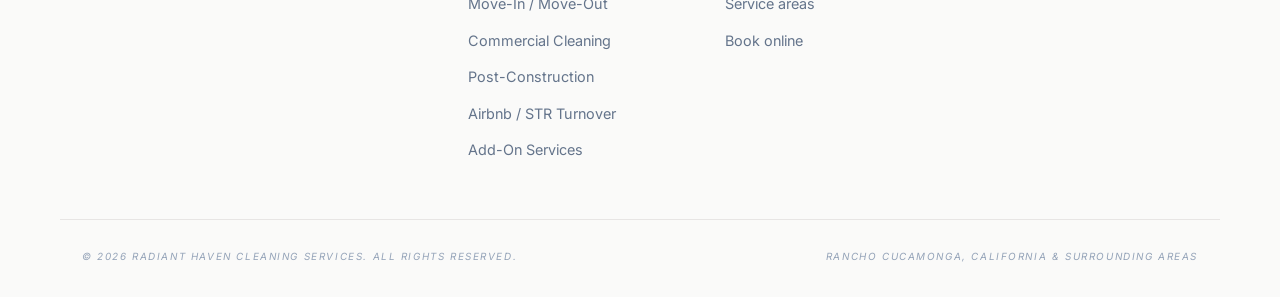
<file: services/move-in-out-cleaning/index.html>
<!DOCTYPE html>
<html lang="en">
<head>
  <meta charset="UTF-8" />
  <meta name="viewport" content="width=device-width, initial-scale=1.0" />
  <title>Move-In and Move-Out Cleaning in Rancho Cucamonga, CA | Radiant Haven Cleaning Services</title>
  <meta name="description" content="Move-in and move-out cleaning in Rancho Cucamonga. Thorough, deposit-ready cleans for empty or transitioning homes, landlords and property managers. Book today." />
  <meta name="robots" content="index, follow, max-image-preview:large, max-snippet:-1, max-video-preview:-1" />
  <meta name="googlebot" content="index, follow, max-image-preview:large, max-snippet:-1, max-video-preview:-1" />
  <link rel="canonical" href="https://slcpremiercleaning.com/services/move-in-out-cleaning/" />
  <meta name="theme-color" content="#1a365d" />
  <meta name="geo.region" content="US-CA" />
  <meta name="geo.placename" content="Rancho Cucamonga, California" />

  <meta property="og:type" content="website" />
  <meta property="og:site_name" content="Radiant Haven Cleaning Services" />
  <meta property="og:title" content="Move-In and Move-Out Cleaning in Rancho Cucamonga, CA | Radiant Haven Cleaning Services" />
  <meta property="og:description" content="Move-in and move-out cleaning in Rancho Cucamonga. Thorough, deposit-ready cleans for empty or transitioning homes, landlords and property managers. Book today." />
  <meta property="og:url" content="https://slcpremiercleaning.com/services/move-in-out-cleaning/" />
  <meta property="og:image" content="https://slcpremiercleaning.com/assets/gallery-home.png" />
  <meta name="twitter:card" content="summary_large_image" />
  <meta name="twitter:title" content="Move-In and Move-Out Cleaning in Rancho Cucamonga, CA | Radiant Haven Cleaning Services" />
  <meta name="twitter:description" content="Move-in and move-out cleaning in Rancho Cucamonga. Thorough, deposit-ready cleans for empty or transitioning homes, landlords and property managers. Book today." />
  <meta name="twitter:image" content="https://slcpremiercleaning.com/assets/gallery-home.png" />

  <link rel="icon" type="image/svg+xml" href="../../assets/favicon.svg" />
  <link rel="apple-touch-icon" href="../../assets/favicon.svg" />
  <link rel="preconnect" href="https://fonts.googleapis.com" />
  <link rel="preconnect" href="https://fonts.gstatic.com" crossorigin />
  <link href="https://fonts.googleapis.com/css2?family=Inter:wght@300;400;500;600;700&family=Playfair+Display:ital,wght@0,400;0,700;0,900;1,400;1,700&display=swap" rel="stylesheet" />
  <link rel="stylesheet" href="../../css/styles.css" />

  <script type="application/ld+json">
  {
    "@context": "https://schema.org",
    "@type": "Service",
    "serviceType": "Move-In / Move-Out Cleaning",
    "name": "Move-In / Move-Out Cleaning in Rancho Cucamonga",
    "url": "https://slcpremiercleaning.com/services/move-in-out-cleaning/",
    "image": "https://slcpremiercleaning.com/assets/gallery-home.png",
    "description": "Move-in and move-out cleaning in Rancho Cucamonga. Thorough, deposit-ready cleans for empty or transitioning homes, landlords and property managers. Book today.",
    "areaServed": { "@type": "City", "name": "Rancho Cucamonga" },
    "provider": {
      "@type": "HouseCleaningService",
      "name": "Radiant Haven Cleaning Services",
      "url": "https://slcpremiercleaning.com/",
      "areaServed": "Rancho Cucamonga, CA and surrounding areas"
    }
  }
  </script>
  <script type="application/ld+json">
  {
    "@context": "https://schema.org",
    "@type": "BreadcrumbList",
    "itemListElement": [
      { "@type": "ListItem", "position": 1, "name": "Home", "item": "https://slcpremiercleaning.com/" },
      { "@type": "ListItem", "position": 2, "name": "Services", "item": "https://slcpremiercleaning.com/#services" },
      { "@type": "ListItem", "position": 3, "name": "Move-In / Move-Out Cleaning", "item": "https://slcpremiercleaning.com/services/move-in-out-cleaning/" }
    ]
  }
  </script>
</head>

<body>
  <a class="skip-link" href="#main">Skip to content</a>

  <header class="site-header" id="top">
    <div class="wrap header-inner">
      <a class="brand" href="../../" aria-label="Radiant Haven Cleaning Services home">
        <img class="brand-logo" src="../../assets/logo.png" width="1206" height="804" alt="Radiant Haven Cleaning Services" />
      </a>
      <nav class="nav" id="nav" aria-label="Primary">
        <div class="nav-item has-dropdown">
          <button type="button" class="nav-link" aria-haspopup="true" aria-expanded="false">
            Services
            <svg viewBox="0 0 24 24" aria-hidden="true"><path d="m6 9 6 6 6-6" fill="none" stroke="currentColor" stroke-width="2" stroke-linecap="round" stroke-linejoin="round"/></svg>
          </button>
          <div class="dropdown">
            <a class="dd-all" href="../../#services">All services</a>
            <a href="../standard-cleaning/">Standard Cleaning</a>
            <a href="../deep-cleaning/">Deep Cleaning</a>
            <a href="../recurring-cleaning/">Recurring Cleaning</a>
            <a href="../move-in-out-cleaning/">Move-In / Move-Out</a>
            <a href="../commercial-cleaning/">Commercial Cleaning</a>
            <a href="../post-construction-cleaning/">Post-Construction</a>
            <a href="../airbnb-str-cleaning/">Airbnb / STR Turnover</a>
            <a href="../add-on-services/">Add-On Services</a>
          </div>
        </div>
        <a href="../../#why">Why us</a>
        <a href="../../#results">Results</a>
        <a href="../../#plans">Plans</a>
        <a href="../../#reviews">Reviews</a>
        <a href="../../#areas">Areas</a>
        <a class="nav-cta" href="../../#book">Book now</a>
      </nav>
      <button class="nav-toggle" id="navToggle" aria-label="Open menu" aria-expanded="false" aria-controls="nav">
        <span></span><span></span><span></span>
      </button>
    </div>
  </header>

  <main id="main">
    <section class="svc-hero">
      <div class="hero-bg" aria-hidden="true"></div>
      <div class="wrap">
        <nav class="breadcrumb" aria-label="Breadcrumb">
          <a href="../../">Home</a><span class="sep">/</span><a href="../../#services">Services</a><span class="sep">/</span><span>Move-In / Move-Out Cleaning</span>
        </nav>
        <div class="svc-hero-grid">
          <div class="svc-hero-copy">
            <p class="eyebrow">Rancho Cucamonga &amp; surrounding areas</p>
            <h1>Move-In / Move-Out Cleaning</h1>
            <p class="lead">Thorough, deposit-ready cleaning for empty and transitioning homes, so the next chapter starts spotless.</p>
            <div class="hero-actions">
              <a class="btn btn-primary" href="../../#book">Book now</a>
              <a class="btn btn-ghost" href="../../#contact">Get a free quote</a>
            </div>
            <ul class="hero-trust">
              <li><svg viewBox="0 0 24 24" aria-hidden="true"><path d="M12 2 4 5v6c0 5 3.4 8.5 8 11 4.6-2.5 8-6 8-11V5z" fill="none" stroke="currentColor" stroke-width="1.7"/><path d="m8.5 12 2.4 2.4L15.8 9.6" fill="none" stroke="currentColor" stroke-width="1.7" stroke-linecap="round" stroke-linejoin="round"/></svg> Background-checked</li>
              <li><svg viewBox="0 0 24 24" aria-hidden="true"><path d="m12 3 2.6 5.3 5.9.9-4.3 4.1 1 5.8L12 16.9 6.8 19.2l1-5.8L3.5 9.3l5.9-.9z" fill="none" stroke="currentColor" stroke-width="1.6" stroke-linejoin="round"/></svg> 5-star rated</li>
              <li><svg viewBox="0 0 24 24" aria-hidden="true"><path d="M4 20V9l8-5 8 5v11" fill="none" stroke="currentColor" stroke-width="1.7" stroke-linejoin="round"/><path d="M9 20v-6h6v6" fill="none" stroke="currentColor" stroke-width="1.7" stroke-linejoin="round"/></svg> Locally owned</li>
            </ul>
          </div>
          <div class="svc-hero-media">
            <div class="hero-media-frame">
              <img src="../../assets/gallery-home.png" alt="A spotless, move-in ready kitchen" fetchpriority="high" />
            </div>
          </div>
        </div>
      </div>
    </section>

    <section class="section section-alt">
      <div class="wrap svc-detail-grid">
        <div class="svc-detail-copy">
          <p class="eyebrow">What's included</p>
          <h2>Everything in your move-in / move-out cleaning</h2>
          <p>Moving is stressful enough. We handle the deep detail landlords and new occupants expect, leaving the home in picture-perfect condition.</p>
          <ul class="checks">
            <li>Inside cabinets, drawers and closets</li>
            <li>Inside the oven, fridge and appliances</li>
            <li>Baseboards, window sills and door frames</li>
            <li>Detailed bathroom and kitchen scrubbing</li>
            <li>Floors vacuumed and mopped throughout</li>
            <li>Built for security-deposit and handover standards</li>
          </ul>
          <a class="btn btn-primary" href="../../#book">Book this service</a>
        </div>
        <div class="svc-detail-media">
          <img src="../../assets/gallery-bed.jpg" alt="A clean, move-in ready bedroom" loading="lazy" />
        </div>
      </div>
    </section>

    <section class="section">
      <div class="wrap">
        <header class="section-head">
          <p class="eyebrow">Gallery</p>
          <h2>The results speak for themselves</h2>
          <p class="section-sub">A look at the kind of finish every Radiant Haven visit is built to deliver.</p>
        </header>
        <div class="svc-gallery">
          <figure><img src="../../assets/gallery-bath.png" alt="A deep-cleaned bathroom ready for handover" loading="lazy" /></figure>
          <figure><img src="../../assets/svc-moving.jpg" alt="Moving boxes in a home being cleaned" loading="lazy" /></figure>
        </div>
      </div>
    </section>

    <section class="section section-alt">
      <div class="wrap">
        <header class="section-head">
          <p class="eyebrow">More services</p>
          <h2>Explore what else we offer</h2>
        </header>
        <div class="other-grid">
          <a class="other-card" href="../standard-cleaning/">Standard Cleaning <svg viewBox="0 0 24 24" aria-hidden="true"><path d="M5 12h14M13 6l6 6-6 6" fill="none" stroke="currentColor" stroke-width="2" stroke-linecap="round" stroke-linejoin="round"/></svg></a>
          <a class="other-card" href="../deep-cleaning/">Deep Cleaning <svg viewBox="0 0 24 24" aria-hidden="true"><path d="M5 12h14M13 6l6 6-6 6" fill="none" stroke="currentColor" stroke-width="2" stroke-linecap="round" stroke-linejoin="round"/></svg></a>
          <a class="other-card" href="../recurring-cleaning/">Recurring Cleaning <svg viewBox="0 0 24 24" aria-hidden="true"><path d="M5 12h14M13 6l6 6-6 6" fill="none" stroke="currentColor" stroke-width="2" stroke-linecap="round" stroke-linejoin="round"/></svg></a>
          <a class="other-card" href="../commercial-cleaning/">Commercial Cleaning <svg viewBox="0 0 24 24" aria-hidden="true"><path d="M5 12h14M13 6l6 6-6 6" fill="none" stroke="currentColor" stroke-width="2" stroke-linecap="round" stroke-linejoin="round"/></svg></a>
          <a class="other-card" href="../post-construction-cleaning/">Post-Construction <svg viewBox="0 0 24 24" aria-hidden="true"><path d="M5 12h14M13 6l6 6-6 6" fill="none" stroke="currentColor" stroke-width="2" stroke-linecap="round" stroke-linejoin="round"/></svg></a>
          <a class="other-card" href="../airbnb-str-cleaning/">Airbnb / STR Turnover <svg viewBox="0 0 24 24" aria-hidden="true"><path d="M5 12h14M13 6l6 6-6 6" fill="none" stroke="currentColor" stroke-width="2" stroke-linecap="round" stroke-linejoin="round"/></svg></a>
          <a class="other-card" href="../add-on-services/">Add-On Services <svg viewBox="0 0 24 24" aria-hidden="true"><path d="M5 12h14M13 6l6 6-6 6" fill="none" stroke="currentColor" stroke-width="2" stroke-linecap="round" stroke-linejoin="round"/></svg></a>
        </div>
      </div>
    </section>

    <section class="cta-band">
      <div class="wrap">
        <h2>Ready for a spotless space?</h2>
        <p>Book your move-in / move-out cleaning in a few clicks, or request a free, no-pressure quote. Serving Rancho Cucamonga and surrounding areas.</p>
        <a class="btn btn-primary" href="../../#book">Book now</a>
      </div>
    </section>
  </main>

  <footer class="site-footer">
    <div class="wrap footer-grid">
      <div class="footer-brand">
        <a class="brand brand-light" href="../../" aria-label="Radiant Haven Cleaning Services home">
          <img class="brand-logo" src="../../assets/logo.png" width="1206" height="804" alt="Radiant Haven Cleaning Services" />
        </a>
        <p class="footer-slogan">Elevating Clean across Rancho Cucamonga.</p>
        <p class="footer-badges">Background-checked &middot; 5-star rated &middot; Locally owned</p>
      </div>
      <div class="footer-col">
        <h4>Services</h4>
        <ul>
          <li><a href="../standard-cleaning/">Standard Cleaning</a></li>
          <li><a href="../deep-cleaning/">Deep Cleaning</a></li>
          <li><a href="../recurring-cleaning/">Recurring Cleaning</a></li>
          <li><a href="../move-in-out-cleaning/">Move-In / Move-Out</a></li>
          <li><a href="../commercial-cleaning/">Commercial Cleaning</a></li>
          <li><a href="../post-construction-cleaning/">Post-Construction</a></li>
          <li><a href="../airbnb-str-cleaning/">Airbnb / STR Turnover</a></li>
          <li><a href="../add-on-services/">Add-On Services</a></li>
        </ul>
      </div>
      <div class="footer-col">
        <h4>Company</h4>
        <ul>
          <li><a href="../../#why">Why us</a></li>
          <li><a href="../../#results">Results</a></li>
          <li><a href="../../#reviews">Reviews</a></li>
          <li><a href="../../#areas">Service areas</a></li>
          <li><a href="../../#book">Book online</a></li>
        </ul>
      </div>
      <div class="footer-col">
        <h4>Contact</h4>
        <ul>
          <li><a href="mailto:hello@slcpremiercleaning.com">hello@slcpremiercleaning.com</a></li>
          <li><a href="tel:+19090000000">(909) 000-0000</a></li>
          <li>Rancho Cucamonga, CA</li>
        </ul>
      </div>
    </div>
    <div class="wrap footer-bottom">
      <p>&copy; <span id="year">2026</span> Radiant Haven Cleaning Services. All rights reserved.</p>
      <p>Rancho Cucamonga, California &amp; surrounding areas</p>
    </div>
  </footer>

  <a href="#top" class="to-top" id="toTop" aria-label="Back to top">
    <svg viewBox="0 0 24 24" aria-hidden="true"><path d="m6 15 6-6 6 6" fill="none" stroke="currentColor" stroke-width="2" stroke-linecap="round" stroke-linejoin="round"/></svg>
  </a>

  <script src="../../js/main.js"></script>
</body>
</html>
</file>
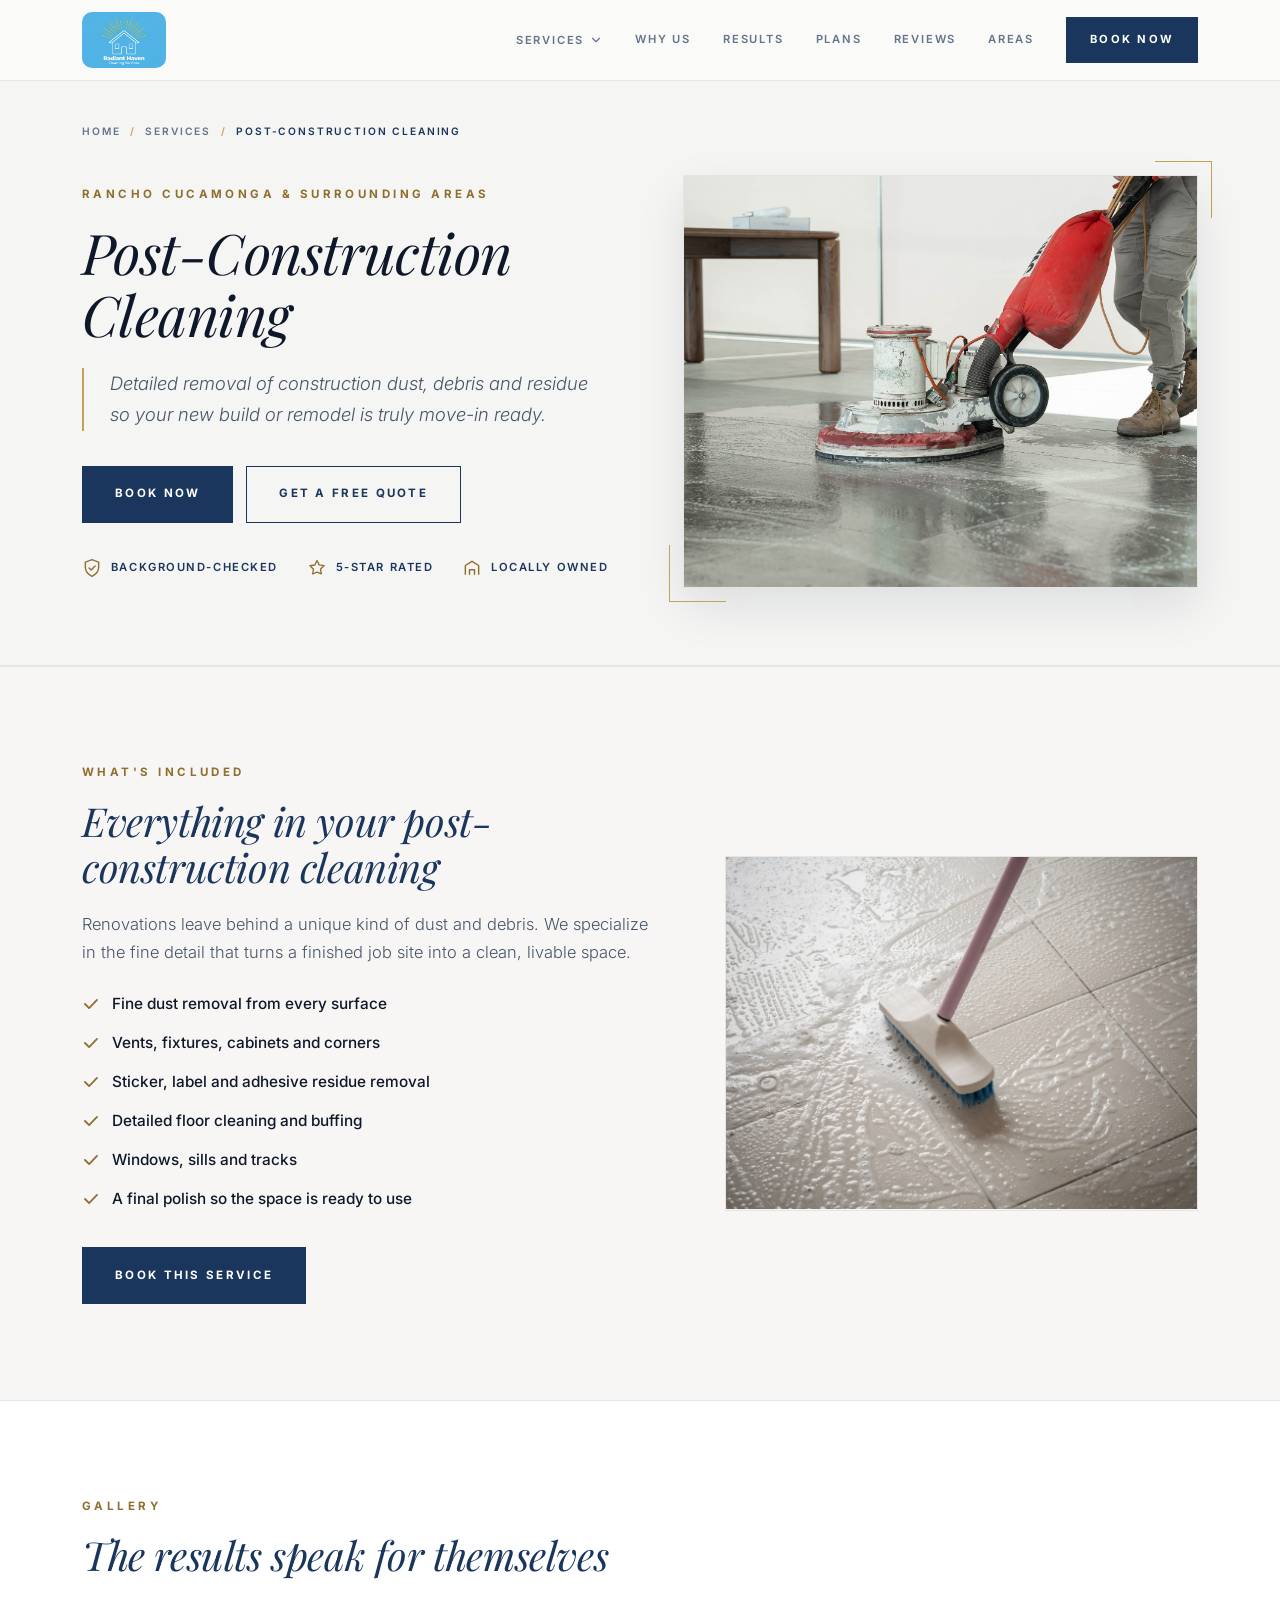
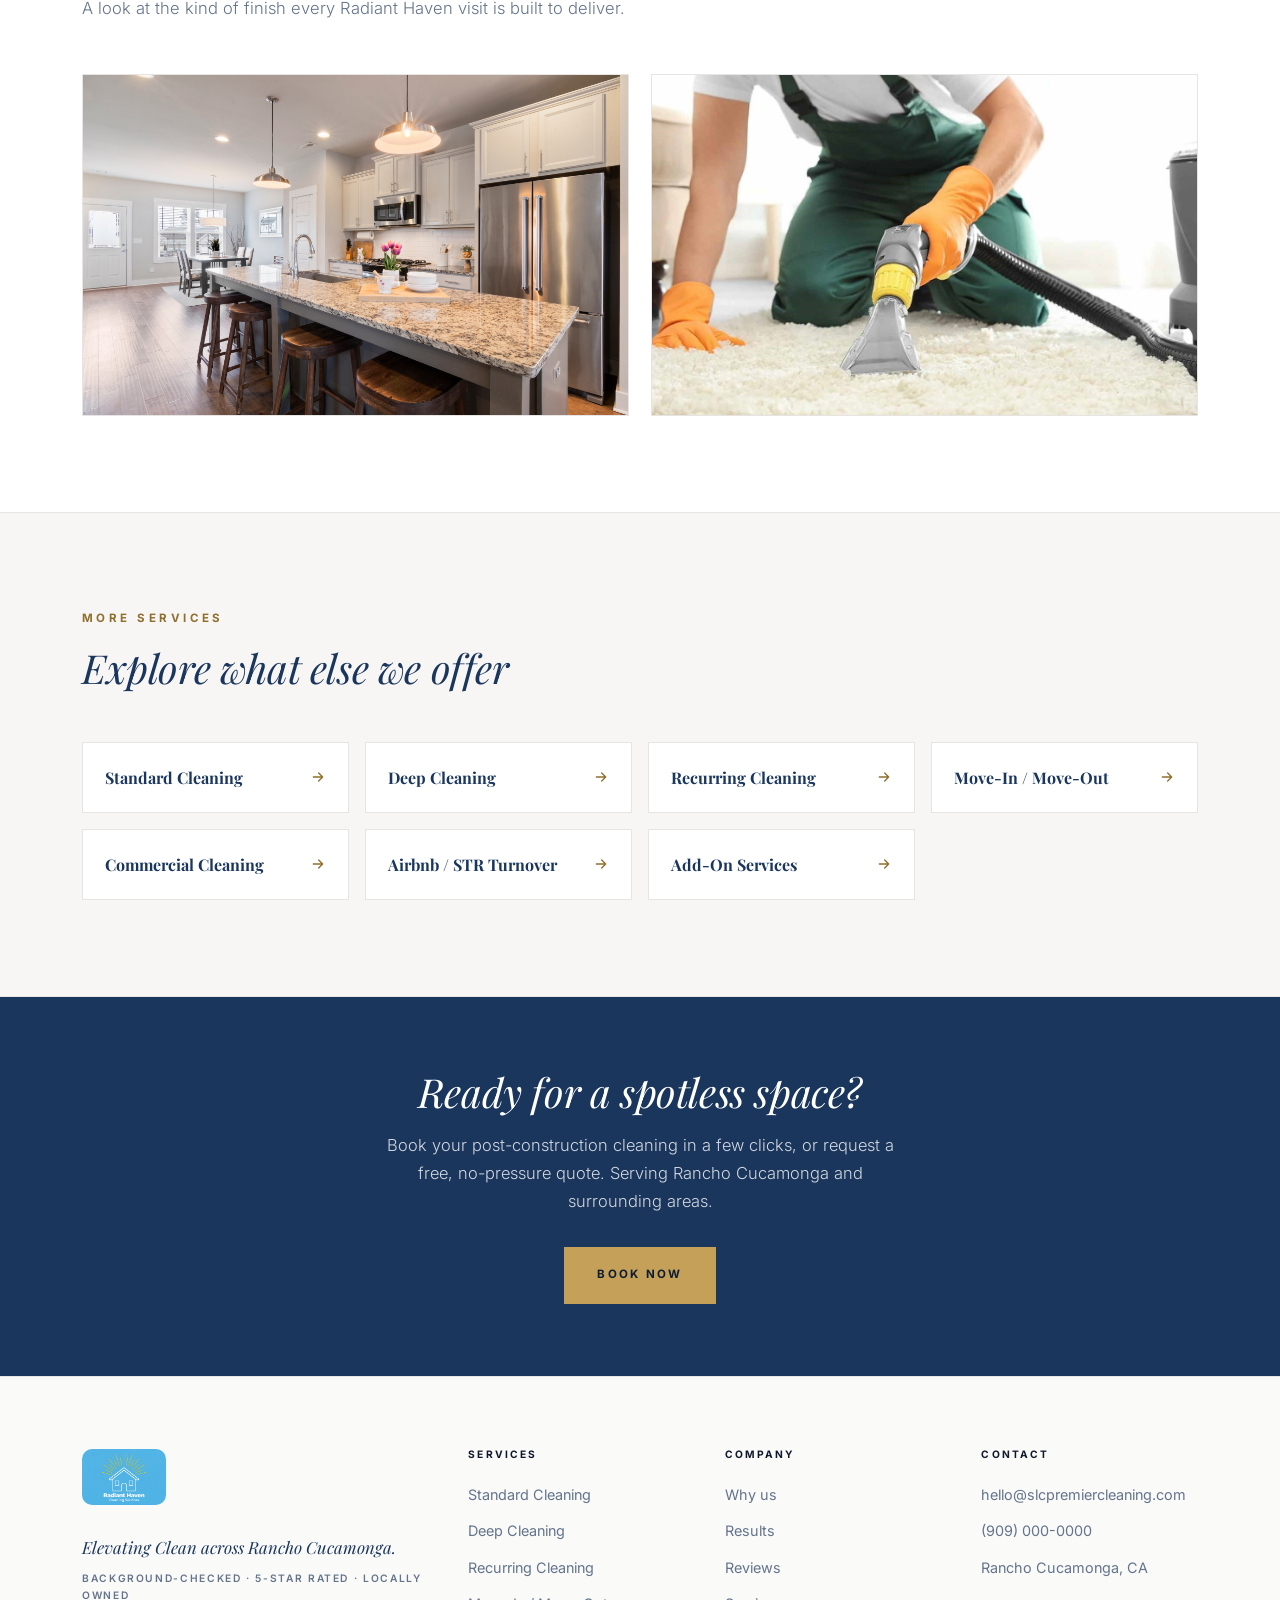
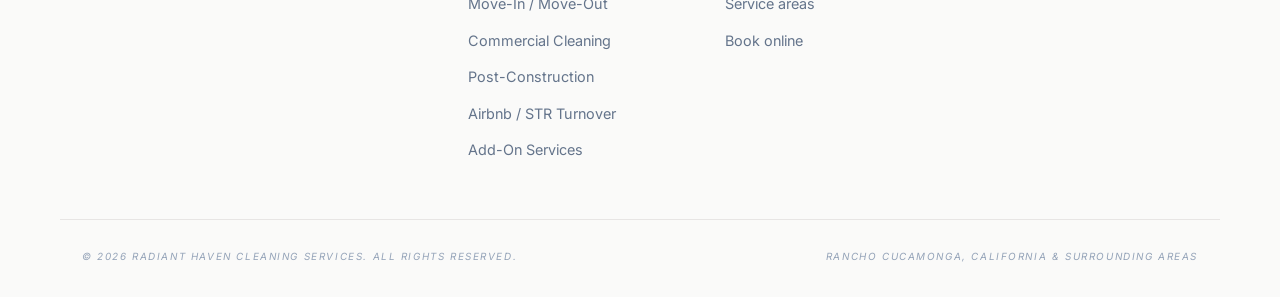
<file: services/post-construction-cleaning/index.html>
<!DOCTYPE html>
<html lang="en">
<head>
  <meta charset="UTF-8" />
  <meta name="viewport" content="width=device-width, initial-scale=1.0" />
  <title>Post-Construction Cleaning in Rancho Cucamonga, CA | Radiant Haven Cleaning Services</title>
  <meta name="description" content="Post-construction cleaning in Rancho Cucamonga. We remove fine dust, debris and residue so newly built or renovated spaces are move-in ready. Book your cleanup." />
  <meta name="robots" content="index, follow, max-image-preview:large, max-snippet:-1, max-video-preview:-1" />
  <meta name="googlebot" content="index, follow, max-image-preview:large, max-snippet:-1, max-video-preview:-1" />
  <link rel="canonical" href="https://slcpremiercleaning.com/services/post-construction-cleaning/" />
  <meta name="theme-color" content="#1a365d" />
  <meta name="geo.region" content="US-CA" />
  <meta name="geo.placename" content="Rancho Cucamonga, California" />

  <meta property="og:type" content="website" />
  <meta property="og:site_name" content="Radiant Haven Cleaning Services" />
  <meta property="og:title" content="Post-Construction Cleaning in Rancho Cucamonga, CA | Radiant Haven Cleaning Services" />
  <meta property="og:description" content="Post-construction cleaning in Rancho Cucamonga. We remove fine dust, debris and residue so newly built or renovated spaces are move-in ready. Book your cleanup." />
  <meta property="og:url" content="https://slcpremiercleaning.com/services/post-construction-cleaning/" />
  <meta property="og:image" content="https://slcpremiercleaning.com/assets/svc-construction.jpg" />
  <meta name="twitter:card" content="summary_large_image" />
  <meta name="twitter:title" content="Post-Construction Cleaning in Rancho Cucamonga, CA | Radiant Haven Cleaning Services" />
  <meta name="twitter:description" content="Post-construction cleaning in Rancho Cucamonga. We remove fine dust, debris and residue so newly built or renovated spaces are move-in ready. Book your cleanup." />
  <meta name="twitter:image" content="https://slcpremiercleaning.com/assets/svc-construction.jpg" />

  <link rel="icon" type="image/svg+xml" href="../../assets/favicon.svg" />
  <link rel="apple-touch-icon" href="../../assets/favicon.svg" />
  <link rel="preconnect" href="https://fonts.googleapis.com" />
  <link rel="preconnect" href="https://fonts.gstatic.com" crossorigin />
  <link href="https://fonts.googleapis.com/css2?family=Inter:wght@300;400;500;600;700&family=Playfair+Display:ital,wght@0,400;0,700;0,900;1,400;1,700&display=swap" rel="stylesheet" />
  <link rel="stylesheet" href="../../css/styles.css" />

  <script type="application/ld+json">
  {
    "@context": "https://schema.org",
    "@type": "Service",
    "serviceType": "Post-Construction Cleaning",
    "name": "Post-Construction Cleaning in Rancho Cucamonga",
    "url": "https://slcpremiercleaning.com/services/post-construction-cleaning/",
    "image": "https://slcpremiercleaning.com/assets/svc-construction.jpg",
    "description": "Post-construction cleaning in Rancho Cucamonga. We remove fine dust, debris and residue so newly built or renovated spaces are move-in ready. Book your cleanup.",
    "areaServed": { "@type": "City", "name": "Rancho Cucamonga" },
    "provider": {
      "@type": "HouseCleaningService",
      "name": "Radiant Haven Cleaning Services",
      "url": "https://slcpremiercleaning.com/",
      "areaServed": "Rancho Cucamonga, CA and surrounding areas"
    }
  }
  </script>
  <script type="application/ld+json">
  {
    "@context": "https://schema.org",
    "@type": "BreadcrumbList",
    "itemListElement": [
      { "@type": "ListItem", "position": 1, "name": "Home", "item": "https://slcpremiercleaning.com/" },
      { "@type": "ListItem", "position": 2, "name": "Services", "item": "https://slcpremiercleaning.com/#services" },
      { "@type": "ListItem", "position": 3, "name": "Post-Construction Cleaning", "item": "https://slcpremiercleaning.com/services/post-construction-cleaning/" }
    ]
  }
  </script>
</head>

<body>
  <a class="skip-link" href="#main">Skip to content</a>

  <header class="site-header" id="top">
    <div class="wrap header-inner">
      <a class="brand" href="../../" aria-label="Radiant Haven Cleaning Services home">
        <img class="brand-logo" src="../../assets/logo.png" width="1206" height="804" alt="Radiant Haven Cleaning Services" />
      </a>
      <nav class="nav" id="nav" aria-label="Primary">
        <div class="nav-item has-dropdown">
          <button type="button" class="nav-link" aria-haspopup="true" aria-expanded="false">
            Services
            <svg viewBox="0 0 24 24" aria-hidden="true"><path d="m6 9 6 6 6-6" fill="none" stroke="currentColor" stroke-width="2" stroke-linecap="round" stroke-linejoin="round"/></svg>
          </button>
          <div class="dropdown">
            <a class="dd-all" href="../../#services">All services</a>
            <a href="../standard-cleaning/">Standard Cleaning</a>
            <a href="../deep-cleaning/">Deep Cleaning</a>
            <a href="../recurring-cleaning/">Recurring Cleaning</a>
            <a href="../move-in-out-cleaning/">Move-In / Move-Out</a>
            <a href="../commercial-cleaning/">Commercial Cleaning</a>
            <a href="../post-construction-cleaning/">Post-Construction</a>
            <a href="../airbnb-str-cleaning/">Airbnb / STR Turnover</a>
            <a href="../add-on-services/">Add-On Services</a>
          </div>
        </div>
        <a href="../../#why">Why us</a>
        <a href="../../#results">Results</a>
        <a href="../../#plans">Plans</a>
        <a href="../../#reviews">Reviews</a>
        <a href="../../#areas">Areas</a>
        <a class="nav-cta" href="../../#book">Book now</a>
      </nav>
      <button class="nav-toggle" id="navToggle" aria-label="Open menu" aria-expanded="false" aria-controls="nav">
        <span></span><span></span><span></span>
      </button>
    </div>
  </header>

  <main id="main">
    <section class="svc-hero">
      <div class="hero-bg" aria-hidden="true"></div>
      <div class="wrap">
        <nav class="breadcrumb" aria-label="Breadcrumb">
          <a href="../../">Home</a><span class="sep">/</span><a href="../../#services">Services</a><span class="sep">/</span><span>Post-Construction Cleaning</span>
        </nav>
        <div class="svc-hero-grid">
          <div class="svc-hero-copy">
            <p class="eyebrow">Rancho Cucamonga &amp; surrounding areas</p>
            <h1>Post-Construction Cleaning</h1>
            <p class="lead">Detailed removal of construction dust, debris and residue so your new build or remodel is truly move-in ready.</p>
            <div class="hero-actions">
              <a class="btn btn-primary" href="../../#book">Book now</a>
              <a class="btn btn-ghost" href="../../#contact">Get a free quote</a>
            </div>
            <ul class="hero-trust">
              <li><svg viewBox="0 0 24 24" aria-hidden="true"><path d="M12 2 4 5v6c0 5 3.4 8.5 8 11 4.6-2.5 8-6 8-11V5z" fill="none" stroke="currentColor" stroke-width="1.7"/><path d="m8.5 12 2.4 2.4L15.8 9.6" fill="none" stroke="currentColor" stroke-width="1.7" stroke-linecap="round" stroke-linejoin="round"/></svg> Background-checked</li>
              <li><svg viewBox="0 0 24 24" aria-hidden="true"><path d="m12 3 2.6 5.3 5.9.9-4.3 4.1 1 5.8L12 16.9 6.8 19.2l1-5.8L3.5 9.3l5.9-.9z" fill="none" stroke="currentColor" stroke-width="1.6" stroke-linejoin="round"/></svg> 5-star rated</li>
              <li><svg viewBox="0 0 24 24" aria-hidden="true"><path d="M4 20V9l8-5 8 5v11" fill="none" stroke="currentColor" stroke-width="1.7" stroke-linejoin="round"/><path d="M9 20v-6h6v6" fill="none" stroke="currentColor" stroke-width="1.7" stroke-linejoin="round"/></svg> Locally owned</li>
            </ul>
          </div>
          <div class="svc-hero-media">
            <div class="hero-media-frame">
              <img src="../../assets/svc-construction.jpg" alt="A floor cleaning machine during post-construction cleanup" fetchpriority="high" />
            </div>
          </div>
        </div>
      </div>
    </section>

    <section class="section section-alt">
      <div class="wrap svc-detail-grid">
        <div class="svc-detail-copy">
          <p class="eyebrow">What's included</p>
          <h2>Everything in your post-construction cleaning</h2>
          <p>Renovations leave behind a unique kind of dust and debris. We specialize in the fine detail that turns a finished job site into a clean, livable space.</p>
          <ul class="checks">
            <li>Fine dust removal from every surface</li>
            <li>Vents, fixtures, cabinets and corners</li>
            <li>Sticker, label and adhesive residue removal</li>
            <li>Detailed floor cleaning and buffing</li>
            <li>Windows, sills and tracks</li>
            <li>A final polish so the space is ready to use</li>
          </ul>
          <a class="btn btn-primary" href="../../#book">Book this service</a>
        </div>
        <div class="svc-detail-media">
          <img src="../../assets/svc-floor.png" alt="Scrubbing floors after construction work" loading="lazy" />
        </div>
      </div>
    </section>

    <section class="section">
      <div class="wrap">
        <header class="section-head">
          <p class="eyebrow">Gallery</p>
          <h2>The results speak for themselves</h2>
          <p class="section-sub">A look at the kind of finish every Radiant Haven visit is built to deliver.</p>
        </header>
        <div class="svc-gallery">
          <figure><img src="../../assets/gallery-home.png" alt="A finished, move-in ready home" loading="lazy" /></figure>
          <figure><img src="../../assets/svc-carpet.jpg" alt="Carpet cleaning after a remodel" loading="lazy" /></figure>
        </div>
      </div>
    </section>

    <section class="section section-alt">
      <div class="wrap">
        <header class="section-head">
          <p class="eyebrow">More services</p>
          <h2>Explore what else we offer</h2>
        </header>
        <div class="other-grid">
          <a class="other-card" href="../standard-cleaning/">Standard Cleaning <svg viewBox="0 0 24 24" aria-hidden="true"><path d="M5 12h14M13 6l6 6-6 6" fill="none" stroke="currentColor" stroke-width="2" stroke-linecap="round" stroke-linejoin="round"/></svg></a>
          <a class="other-card" href="../deep-cleaning/">Deep Cleaning <svg viewBox="0 0 24 24" aria-hidden="true"><path d="M5 12h14M13 6l6 6-6 6" fill="none" stroke="currentColor" stroke-width="2" stroke-linecap="round" stroke-linejoin="round"/></svg></a>
          <a class="other-card" href="../recurring-cleaning/">Recurring Cleaning <svg viewBox="0 0 24 24" aria-hidden="true"><path d="M5 12h14M13 6l6 6-6 6" fill="none" stroke="currentColor" stroke-width="2" stroke-linecap="round" stroke-linejoin="round"/></svg></a>
          <a class="other-card" href="../move-in-out-cleaning/">Move-In / Move-Out <svg viewBox="0 0 24 24" aria-hidden="true"><path d="M5 12h14M13 6l6 6-6 6" fill="none" stroke="currentColor" stroke-width="2" stroke-linecap="round" stroke-linejoin="round"/></svg></a>
          <a class="other-card" href="../commercial-cleaning/">Commercial Cleaning <svg viewBox="0 0 24 24" aria-hidden="true"><path d="M5 12h14M13 6l6 6-6 6" fill="none" stroke="currentColor" stroke-width="2" stroke-linecap="round" stroke-linejoin="round"/></svg></a>
          <a class="other-card" href="../airbnb-str-cleaning/">Airbnb / STR Turnover <svg viewBox="0 0 24 24" aria-hidden="true"><path d="M5 12h14M13 6l6 6-6 6" fill="none" stroke="currentColor" stroke-width="2" stroke-linecap="round" stroke-linejoin="round"/></svg></a>
          <a class="other-card" href="../add-on-services/">Add-On Services <svg viewBox="0 0 24 24" aria-hidden="true"><path d="M5 12h14M13 6l6 6-6 6" fill="none" stroke="currentColor" stroke-width="2" stroke-linecap="round" stroke-linejoin="round"/></svg></a>
        </div>
      </div>
    </section>

    <section class="cta-band">
      <div class="wrap">
        <h2>Ready for a spotless space?</h2>
        <p>Book your post-construction cleaning in a few clicks, or request a free, no-pressure quote. Serving Rancho Cucamonga and surrounding areas.</p>
        <a class="btn btn-primary" href="../../#book">Book now</a>
      </div>
    </section>
  </main>

  <footer class="site-footer">
    <div class="wrap footer-grid">
      <div class="footer-brand">
        <a class="brand brand-light" href="../../" aria-label="Radiant Haven Cleaning Services home">
          <img class="brand-logo" src="../../assets/logo.png" width="1206" height="804" alt="Radiant Haven Cleaning Services" />
        </a>
        <p class="footer-slogan">Elevating Clean across Rancho Cucamonga.</p>
        <p class="footer-badges">Background-checked &middot; 5-star rated &middot; Locally owned</p>
      </div>
      <div class="footer-col">
        <h4>Services</h4>
        <ul>
          <li><a href="../standard-cleaning/">Standard Cleaning</a></li>
          <li><a href="../deep-cleaning/">Deep Cleaning</a></li>
          <li><a href="../recurring-cleaning/">Recurring Cleaning</a></li>
          <li><a href="../move-in-out-cleaning/">Move-In / Move-Out</a></li>
          <li><a href="../commercial-cleaning/">Commercial Cleaning</a></li>
          <li><a href="../post-construction-cleaning/">Post-Construction</a></li>
          <li><a href="../airbnb-str-cleaning/">Airbnb / STR Turnover</a></li>
          <li><a href="../add-on-services/">Add-On Services</a></li>
        </ul>
      </div>
      <div class="footer-col">
        <h4>Company</h4>
        <ul>
          <li><a href="../../#why">Why us</a></li>
          <li><a href="../../#results">Results</a></li>
          <li><a href="../../#reviews">Reviews</a></li>
          <li><a href="../../#areas">Service areas</a></li>
          <li><a href="../../#book">Book online</a></li>
        </ul>
      </div>
      <div class="footer-col">
        <h4>Contact</h4>
        <ul>
          <li><a href="mailto:hello@slcpremiercleaning.com">hello@slcpremiercleaning.com</a></li>
          <li><a href="tel:+19090000000">(909) 000-0000</a></li>
          <li>Rancho Cucamonga, CA</li>
        </ul>
      </div>
    </div>
    <div class="wrap footer-bottom">
      <p>&copy; <span id="year">2026</span> Radiant Haven Cleaning Services. All rights reserved.</p>
      <p>Rancho Cucamonga, California &amp; surrounding areas</p>
    </div>
  </footer>

  <a href="#top" class="to-top" id="toTop" aria-label="Back to top">
    <svg viewBox="0 0 24 24" aria-hidden="true"><path d="m6 15 6-6 6 6" fill="none" stroke="currentColor" stroke-width="2" stroke-linecap="round" stroke-linejoin="round"/></svg>
  </a>

  <script src="../../js/main.js"></script>
</body>
</html>
</file>
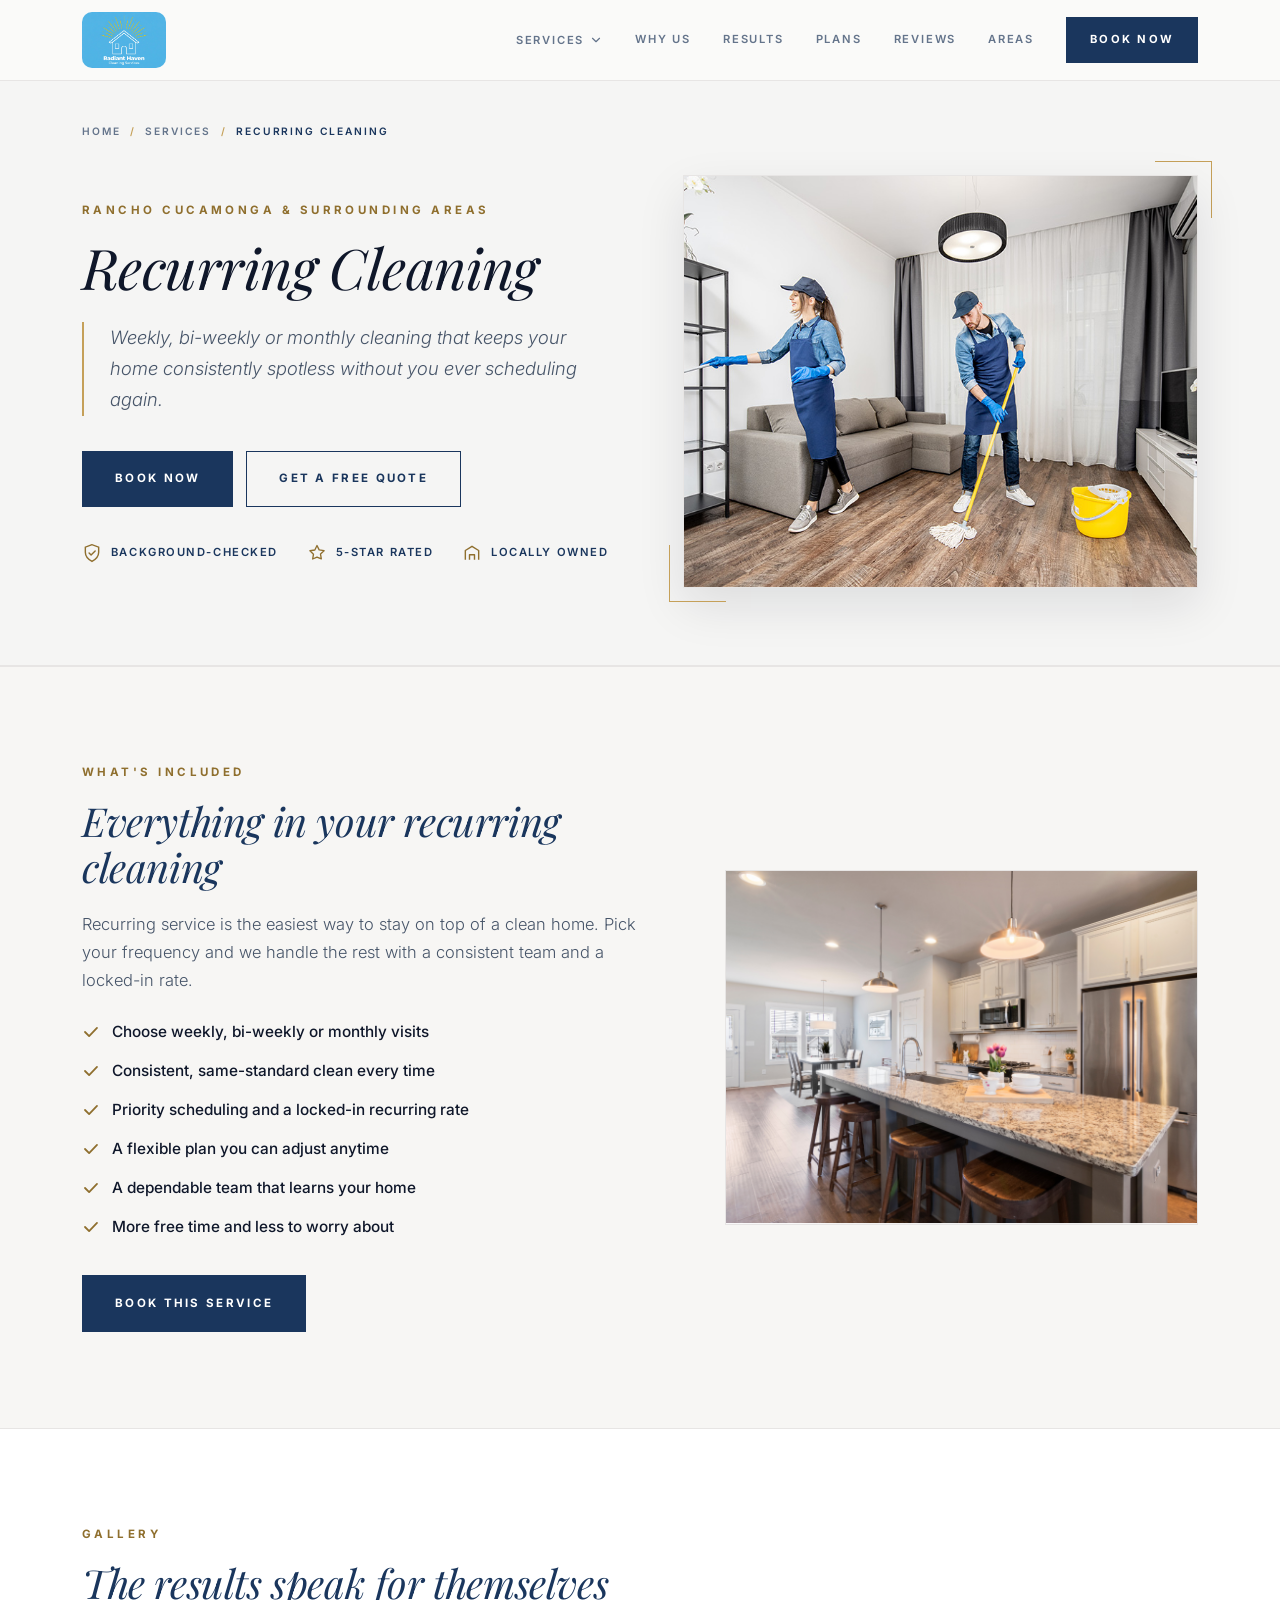
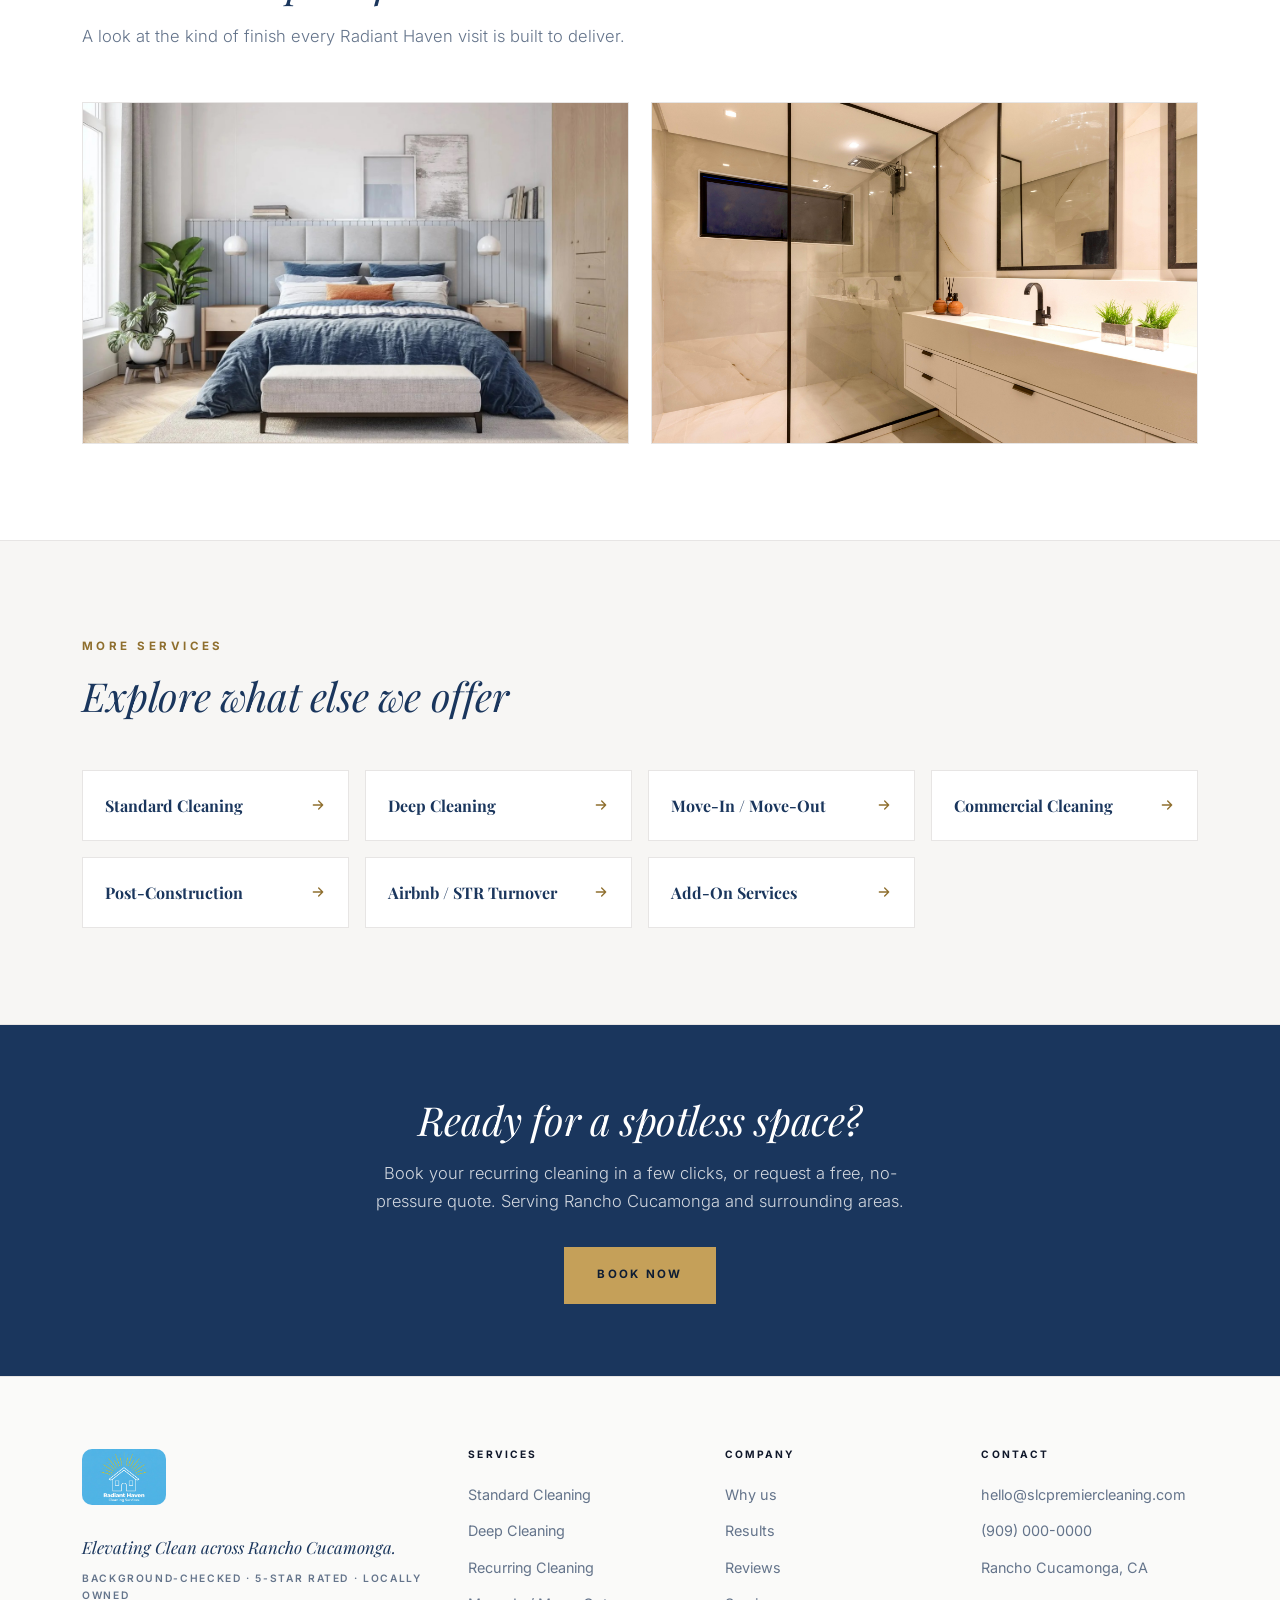
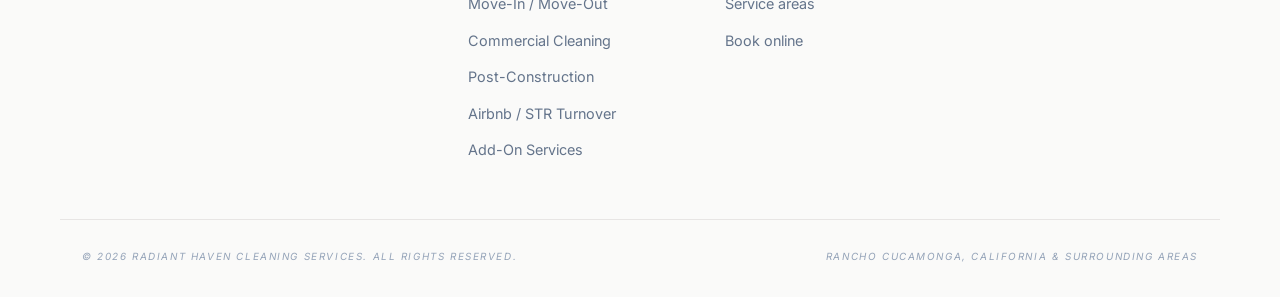
<file: services/recurring-cleaning/index.html>
<!DOCTYPE html>
<html lang="en">
<head>
  <meta charset="UTF-8" />
  <meta name="viewport" content="width=device-width, initial-scale=1.0" />
  <title>Recurring and Weekly Cleaning in Rancho Cucamonga, CA | Radiant Haven Cleaning Services</title>
  <meta name="description" content="Weekly, bi-weekly and monthly recurring cleaning in Rancho Cucamonga. Consistent, same-team service on a schedule that fits your home. Lock in your recurring rate." />
  <meta name="robots" content="index, follow, max-image-preview:large, max-snippet:-1, max-video-preview:-1" />
  <meta name="googlebot" content="index, follow, max-image-preview:large, max-snippet:-1, max-video-preview:-1" />
  <link rel="canonical" href="https://slcpremiercleaning.com/services/recurring-cleaning/" />
  <meta name="theme-color" content="#1a365d" />
  <meta name="geo.region" content="US-CA" />
  <meta name="geo.placename" content="Rancho Cucamonga, California" />

  <meta property="og:type" content="website" />
  <meta property="og:site_name" content="Radiant Haven Cleaning Services" />
  <meta property="og:title" content="Recurring and Weekly Cleaning in Rancho Cucamonga, CA | Radiant Haven Cleaning Services" />
  <meta property="og:description" content="Weekly, bi-weekly and monthly recurring cleaning in Rancho Cucamonga. Consistent, same-team service on a schedule that fits your home. Lock in your recurring rate." />
  <meta property="og:url" content="https://slcpremiercleaning.com/services/recurring-cleaning/" />
  <meta property="og:image" content="https://slcpremiercleaning.com/assets/team.jpg" />
  <meta name="twitter:card" content="summary_large_image" />
  <meta name="twitter:title" content="Recurring and Weekly Cleaning in Rancho Cucamonga, CA | Radiant Haven Cleaning Services" />
  <meta name="twitter:description" content="Weekly, bi-weekly and monthly recurring cleaning in Rancho Cucamonga. Consistent, same-team service on a schedule that fits your home. Lock in your recurring rate." />
  <meta name="twitter:image" content="https://slcpremiercleaning.com/assets/team.jpg" />

  <link rel="icon" type="image/svg+xml" href="../../assets/favicon.svg" />
  <link rel="apple-touch-icon" href="../../assets/favicon.svg" />
  <link rel="preconnect" href="https://fonts.googleapis.com" />
  <link rel="preconnect" href="https://fonts.gstatic.com" crossorigin />
  <link href="https://fonts.googleapis.com/css2?family=Inter:wght@300;400;500;600;700&family=Playfair+Display:ital,wght@0,400;0,700;0,900;1,400;1,700&display=swap" rel="stylesheet" />
  <link rel="stylesheet" href="../../css/styles.css" />

  <script type="application/ld+json">
  {
    "@context": "https://schema.org",
    "@type": "Service",
    "serviceType": "Recurring Cleaning",
    "name": "Recurring Cleaning in Rancho Cucamonga",
    "url": "https://slcpremiercleaning.com/services/recurring-cleaning/",
    "image": "https://slcpremiercleaning.com/assets/team.jpg",
    "description": "Weekly, bi-weekly and monthly recurring cleaning in Rancho Cucamonga. Consistent, same-team service on a schedule that fits your home. Lock in your recurring rate.",
    "areaServed": { "@type": "City", "name": "Rancho Cucamonga" },
    "provider": {
      "@type": "HouseCleaningService",
      "name": "Radiant Haven Cleaning Services",
      "url": "https://slcpremiercleaning.com/",
      "areaServed": "Rancho Cucamonga, CA and surrounding areas"
    }
  }
  </script>
  <script type="application/ld+json">
  {
    "@context": "https://schema.org",
    "@type": "BreadcrumbList",
    "itemListElement": [
      { "@type": "ListItem", "position": 1, "name": "Home", "item": "https://slcpremiercleaning.com/" },
      { "@type": "ListItem", "position": 2, "name": "Services", "item": "https://slcpremiercleaning.com/#services" },
      { "@type": "ListItem", "position": 3, "name": "Recurring Cleaning", "item": "https://slcpremiercleaning.com/services/recurring-cleaning/" }
    ]
  }
  </script>
</head>

<body>
  <a class="skip-link" href="#main">Skip to content</a>

  <header class="site-header" id="top">
    <div class="wrap header-inner">
      <a class="brand" href="../../" aria-label="Radiant Haven Cleaning Services home">
        <img class="brand-logo" src="../../assets/logo.png" width="1206" height="804" alt="Radiant Haven Cleaning Services" />
      </a>
      <nav class="nav" id="nav" aria-label="Primary">
        <div class="nav-item has-dropdown">
          <button type="button" class="nav-link" aria-haspopup="true" aria-expanded="false">
            Services
            <svg viewBox="0 0 24 24" aria-hidden="true"><path d="m6 9 6 6 6-6" fill="none" stroke="currentColor" stroke-width="2" stroke-linecap="round" stroke-linejoin="round"/></svg>
          </button>
          <div class="dropdown">
            <a class="dd-all" href="../../#services">All services</a>
            <a href="../standard-cleaning/">Standard Cleaning</a>
            <a href="../deep-cleaning/">Deep Cleaning</a>
            <a href="../recurring-cleaning/">Recurring Cleaning</a>
            <a href="../move-in-out-cleaning/">Move-In / Move-Out</a>
            <a href="../commercial-cleaning/">Commercial Cleaning</a>
            <a href="../post-construction-cleaning/">Post-Construction</a>
            <a href="../airbnb-str-cleaning/">Airbnb / STR Turnover</a>
            <a href="../add-on-services/">Add-On Services</a>
          </div>
        </div>
        <a href="../../#why">Why us</a>
        <a href="../../#results">Results</a>
        <a href="../../#plans">Plans</a>
        <a href="../../#reviews">Reviews</a>
        <a href="../../#areas">Areas</a>
        <a class="nav-cta" href="../../#book">Book now</a>
      </nav>
      <button class="nav-toggle" id="navToggle" aria-label="Open menu" aria-expanded="false" aria-controls="nav">
        <span></span><span></span><span></span>
      </button>
    </div>
  </header>

  <main id="main">
    <section class="svc-hero">
      <div class="hero-bg" aria-hidden="true"></div>
      <div class="wrap">
        <nav class="breadcrumb" aria-label="Breadcrumb">
          <a href="../../">Home</a><span class="sep">/</span><a href="../../#services">Services</a><span class="sep">/</span><span>Recurring Cleaning</span>
        </nav>
        <div class="svc-hero-grid">
          <div class="svc-hero-copy">
            <p class="eyebrow">Rancho Cucamonga &amp; surrounding areas</p>
            <h1>Recurring Cleaning</h1>
            <p class="lead">Weekly, bi-weekly or monthly cleaning that keeps your home consistently spotless without you ever scheduling again.</p>
            <div class="hero-actions">
              <a class="btn btn-primary" href="../../#book">Book now</a>
              <a class="btn btn-ghost" href="../../#contact">Get a free quote</a>
            </div>
            <ul class="hero-trust">
              <li><svg viewBox="0 0 24 24" aria-hidden="true"><path d="M12 2 4 5v6c0 5 3.4 8.5 8 11 4.6-2.5 8-6 8-11V5z" fill="none" stroke="currentColor" stroke-width="1.7"/><path d="m8.5 12 2.4 2.4L15.8 9.6" fill="none" stroke="currentColor" stroke-width="1.7" stroke-linecap="round" stroke-linejoin="round"/></svg> Background-checked</li>
              <li><svg viewBox="0 0 24 24" aria-hidden="true"><path d="m12 3 2.6 5.3 5.9.9-4.3 4.1 1 5.8L12 16.9 6.8 19.2l1-5.8L3.5 9.3l5.9-.9z" fill="none" stroke="currentColor" stroke-width="1.6" stroke-linejoin="round"/></svg> 5-star rated</li>
              <li><svg viewBox="0 0 24 24" aria-hidden="true"><path d="M4 20V9l8-5 8 5v11" fill="none" stroke="currentColor" stroke-width="1.7" stroke-linejoin="round"/><path d="M9 20v-6h6v6" fill="none" stroke="currentColor" stroke-width="1.7" stroke-linejoin="round"/></svg> Locally owned</li>
            </ul>
          </div>
          <div class="svc-hero-media">
            <div class="hero-media-frame">
              <img src="../../assets/team.jpg" alt="The Radiant Haven cleaning team servicing a bright living room" fetchpriority="high" />
            </div>
          </div>
        </div>
      </div>
    </section>

    <section class="section section-alt">
      <div class="wrap svc-detail-grid">
        <div class="svc-detail-copy">
          <p class="eyebrow">What's included</p>
          <h2>Everything in your recurring cleaning</h2>
          <p>Recurring service is the easiest way to stay on top of a clean home. Pick your frequency and we handle the rest with a consistent team and a locked-in rate.</p>
          <ul class="checks">
            <li>Choose weekly, bi-weekly or monthly visits</li>
            <li>Consistent, same-standard clean every time</li>
            <li>Priority scheduling and a locked-in recurring rate</li>
            <li>A flexible plan you can adjust anytime</li>
            <li>A dependable team that learns your home</li>
            <li>More free time and less to worry about</li>
          </ul>
          <a class="btn btn-primary" href="../../#book">Book this service</a>
        </div>
        <div class="svc-detail-media">
          <img src="../../assets/gallery-home.png" alt="A consistently clean and bright kitchen" loading="lazy" />
        </div>
      </div>
    </section>

    <section class="section">
      <div class="wrap">
        <header class="section-head">
          <p class="eyebrow">Gallery</p>
          <h2>The results speak for themselves</h2>
          <p class="section-sub">A look at the kind of finish every Radiant Haven visit is built to deliver.</p>
        </header>
        <div class="svc-gallery">
          <figure><img src="../../assets/gallery-bed.jpg" alt="A fresh, tidy bedroom" loading="lazy" /></figure>
          <figure><img src="../../assets/gallery-bath.png" alt="A clean, well maintained bathroom" loading="lazy" /></figure>
        </div>
      </div>
    </section>

    <section class="section section-alt">
      <div class="wrap">
        <header class="section-head">
          <p class="eyebrow">More services</p>
          <h2>Explore what else we offer</h2>
        </header>
        <div class="other-grid">
          <a class="other-card" href="../standard-cleaning/">Standard Cleaning <svg viewBox="0 0 24 24" aria-hidden="true"><path d="M5 12h14M13 6l6 6-6 6" fill="none" stroke="currentColor" stroke-width="2" stroke-linecap="round" stroke-linejoin="round"/></svg></a>
          <a class="other-card" href="../deep-cleaning/">Deep Cleaning <svg viewBox="0 0 24 24" aria-hidden="true"><path d="M5 12h14M13 6l6 6-6 6" fill="none" stroke="currentColor" stroke-width="2" stroke-linecap="round" stroke-linejoin="round"/></svg></a>
          <a class="other-card" href="../move-in-out-cleaning/">Move-In / Move-Out <svg viewBox="0 0 24 24" aria-hidden="true"><path d="M5 12h14M13 6l6 6-6 6" fill="none" stroke="currentColor" stroke-width="2" stroke-linecap="round" stroke-linejoin="round"/></svg></a>
          <a class="other-card" href="../commercial-cleaning/">Commercial Cleaning <svg viewBox="0 0 24 24" aria-hidden="true"><path d="M5 12h14M13 6l6 6-6 6" fill="none" stroke="currentColor" stroke-width="2" stroke-linecap="round" stroke-linejoin="round"/></svg></a>
          <a class="other-card" href="../post-construction-cleaning/">Post-Construction <svg viewBox="0 0 24 24" aria-hidden="true"><path d="M5 12h14M13 6l6 6-6 6" fill="none" stroke="currentColor" stroke-width="2" stroke-linecap="round" stroke-linejoin="round"/></svg></a>
          <a class="other-card" href="../airbnb-str-cleaning/">Airbnb / STR Turnover <svg viewBox="0 0 24 24" aria-hidden="true"><path d="M5 12h14M13 6l6 6-6 6" fill="none" stroke="currentColor" stroke-width="2" stroke-linecap="round" stroke-linejoin="round"/></svg></a>
          <a class="other-card" href="../add-on-services/">Add-On Services <svg viewBox="0 0 24 24" aria-hidden="true"><path d="M5 12h14M13 6l6 6-6 6" fill="none" stroke="currentColor" stroke-width="2" stroke-linecap="round" stroke-linejoin="round"/></svg></a>
        </div>
      </div>
    </section>

    <section class="cta-band">
      <div class="wrap">
        <h2>Ready for a spotless space?</h2>
        <p>Book your recurring cleaning in a few clicks, or request a free, no-pressure quote. Serving Rancho Cucamonga and surrounding areas.</p>
        <a class="btn btn-primary" href="../../#book">Book now</a>
      </div>
    </section>
  </main>

  <footer class="site-footer">
    <div class="wrap footer-grid">
      <div class="footer-brand">
        <a class="brand brand-light" href="../../" aria-label="Radiant Haven Cleaning Services home">
          <img class="brand-logo" src="../../assets/logo.png" width="1206" height="804" alt="Radiant Haven Cleaning Services" />
        </a>
        <p class="footer-slogan">Elevating Clean across Rancho Cucamonga.</p>
        <p class="footer-badges">Background-checked &middot; 5-star rated &middot; Locally owned</p>
      </div>
      <div class="footer-col">
        <h4>Services</h4>
        <ul>
          <li><a href="../standard-cleaning/">Standard Cleaning</a></li>
          <li><a href="../deep-cleaning/">Deep Cleaning</a></li>
          <li><a href="../recurring-cleaning/">Recurring Cleaning</a></li>
          <li><a href="../move-in-out-cleaning/">Move-In / Move-Out</a></li>
          <li><a href="../commercial-cleaning/">Commercial Cleaning</a></li>
          <li><a href="../post-construction-cleaning/">Post-Construction</a></li>
          <li><a href="../airbnb-str-cleaning/">Airbnb / STR Turnover</a></li>
          <li><a href="../add-on-services/">Add-On Services</a></li>
        </ul>
      </div>
      <div class="footer-col">
        <h4>Company</h4>
        <ul>
          <li><a href="../../#why">Why us</a></li>
          <li><a href="../../#results">Results</a></li>
          <li><a href="../../#reviews">Reviews</a></li>
          <li><a href="../../#areas">Service areas</a></li>
          <li><a href="../../#book">Book online</a></li>
        </ul>
      </div>
      <div class="footer-col">
        <h4>Contact</h4>
        <ul>
          <li><a href="mailto:hello@slcpremiercleaning.com">hello@slcpremiercleaning.com</a></li>
          <li><a href="tel:+19090000000">(909) 000-0000</a></li>
          <li>Rancho Cucamonga, CA</li>
        </ul>
      </div>
    </div>
    <div class="wrap footer-bottom">
      <p>&copy; <span id="year">2026</span> Radiant Haven Cleaning Services. All rights reserved.</p>
      <p>Rancho Cucamonga, California &amp; surrounding areas</p>
    </div>
  </footer>

  <a href="#top" class="to-top" id="toTop" aria-label="Back to top">
    <svg viewBox="0 0 24 24" aria-hidden="true"><path d="m6 15 6-6 6 6" fill="none" stroke="currentColor" stroke-width="2" stroke-linecap="round" stroke-linejoin="round"/></svg>
  </a>

  <script src="../../js/main.js"></script>
</body>
</html>
</file>
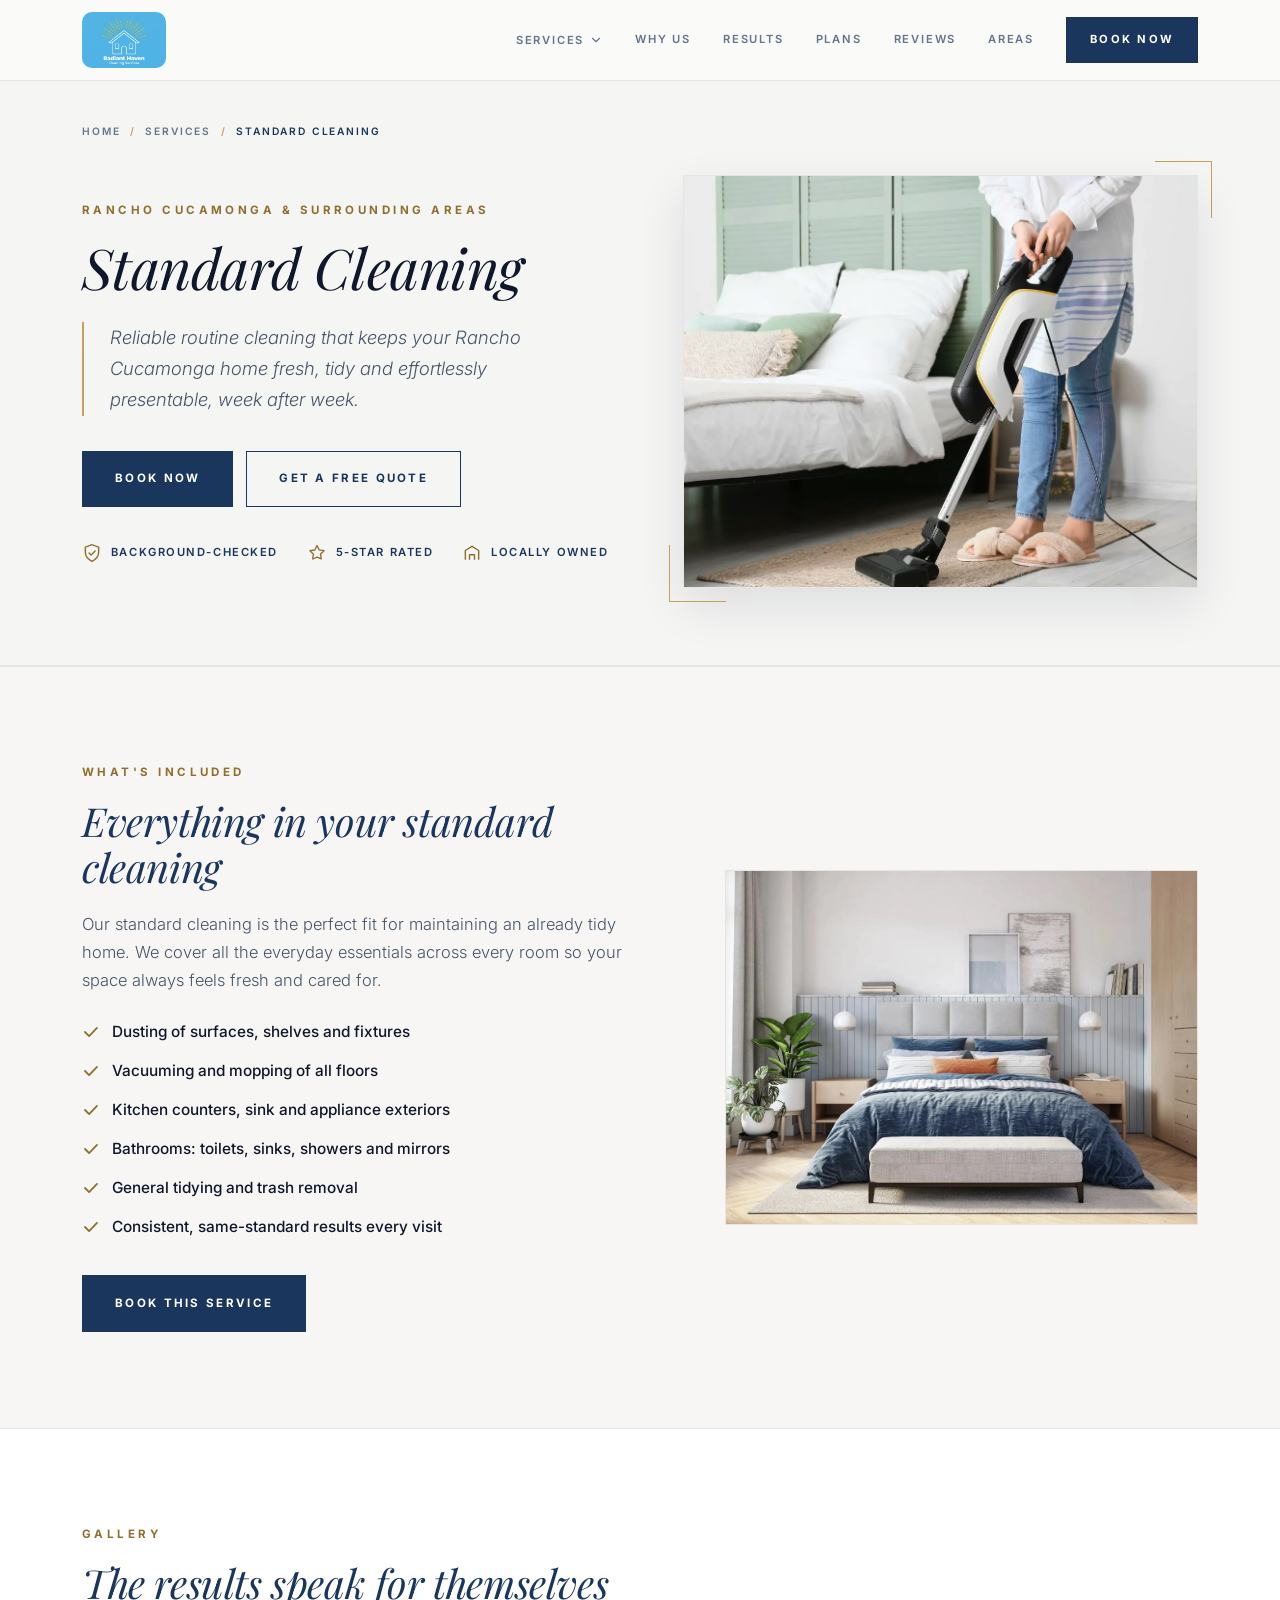
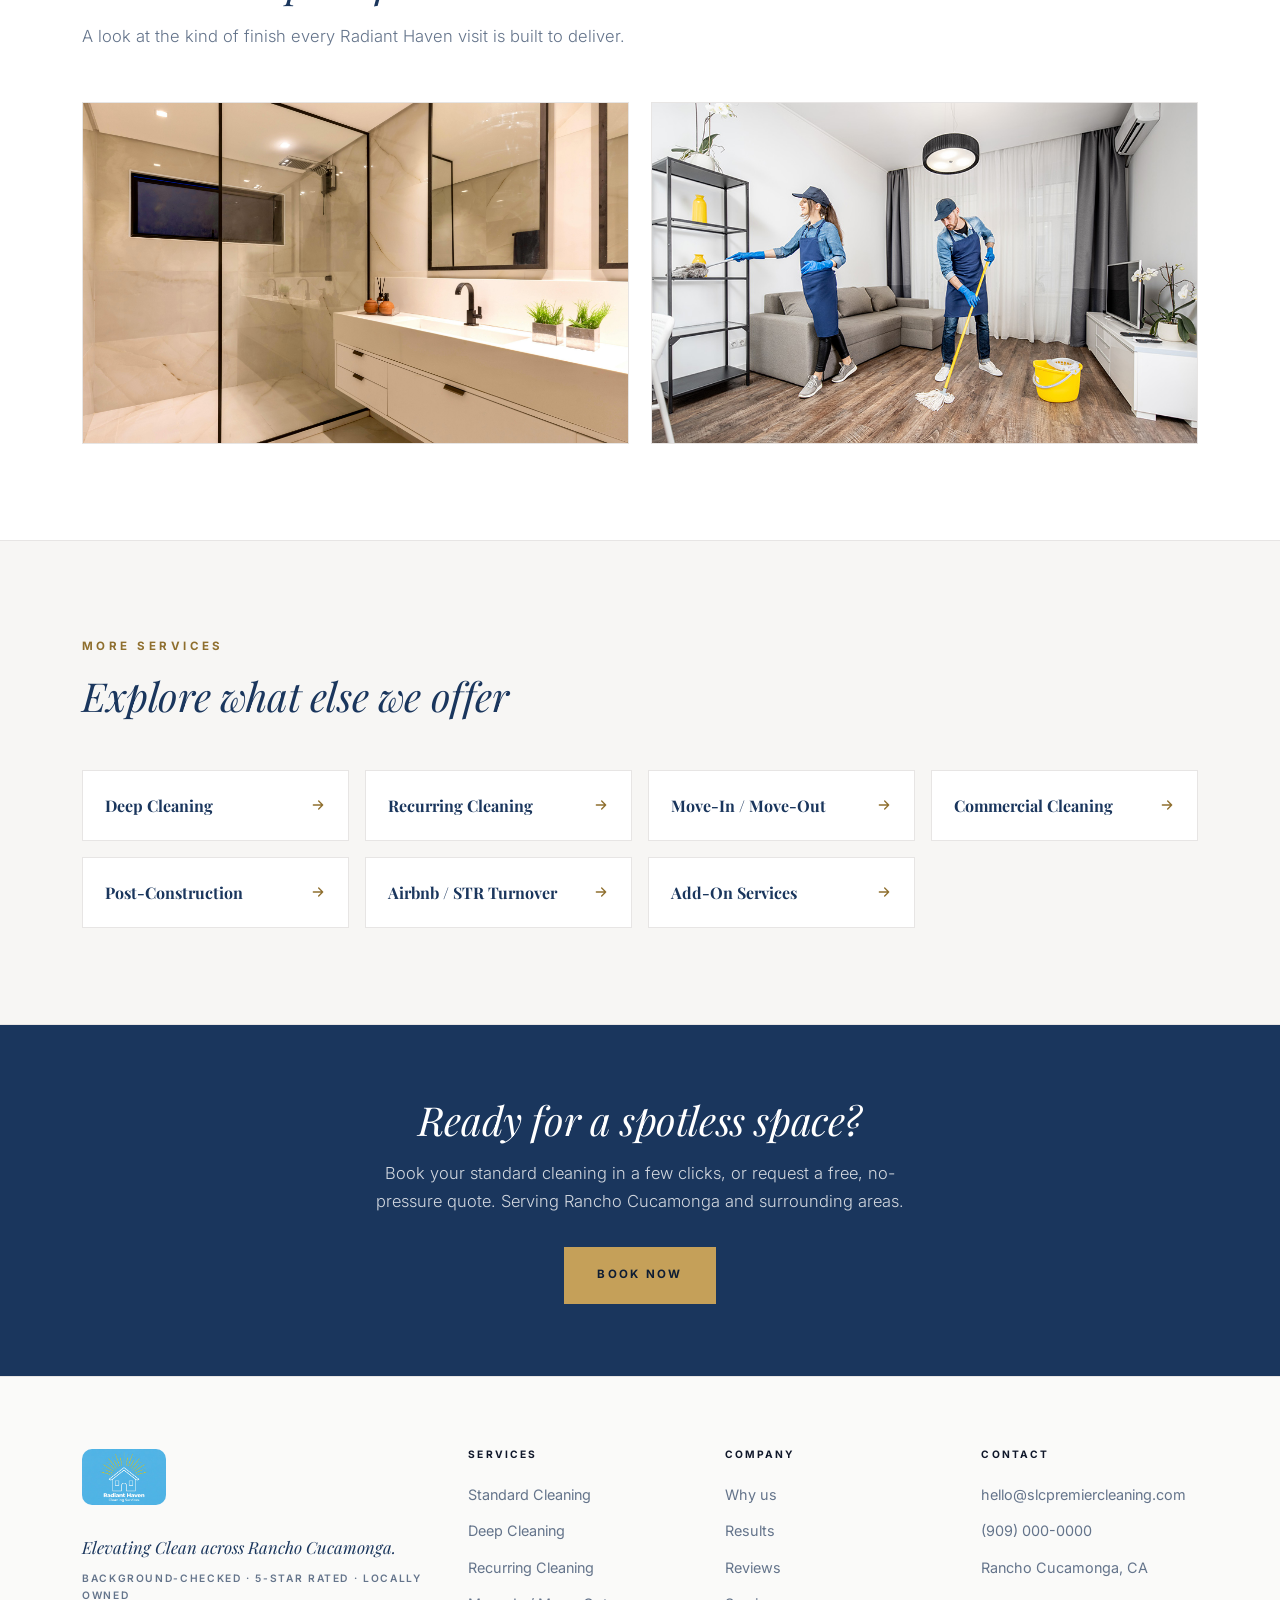
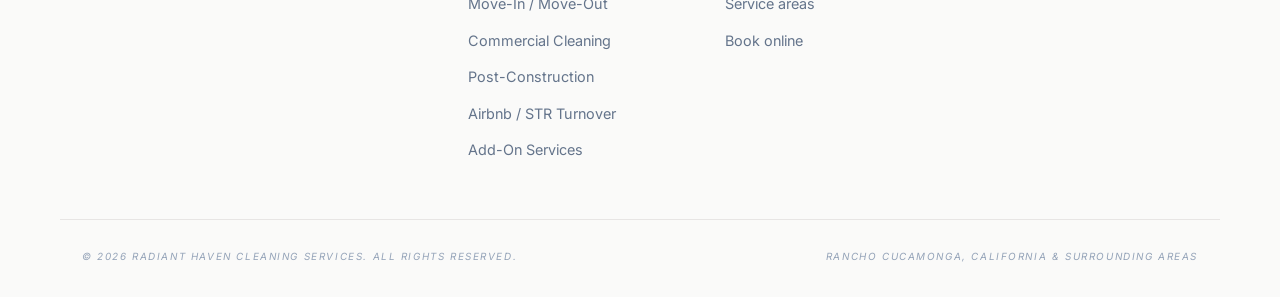
<file: services/standard-cleaning/index.html>
<!DOCTYPE html>
<html lang="en">
<head>
  <meta charset="UTF-8" />
  <meta name="viewport" content="width=device-width, initial-scale=1.0" />
  <title>Standard House Cleaning in Rancho Cucamonga, CA | Radiant Haven Cleaning Services</title>
  <meta name="description" content="Routine standard house cleaning in Rancho Cucamonga. Dusting, vacuuming, mopping, kitchens and bathrooms kept fresh by a background-checked, locally owned team. Book online." />
  <meta name="robots" content="index, follow, max-image-preview:large, max-snippet:-1, max-video-preview:-1" />
  <meta name="googlebot" content="index, follow, max-image-preview:large, max-snippet:-1, max-video-preview:-1" />
  <link rel="canonical" href="https://slcpremiercleaning.com/services/standard-cleaning/" />
  <meta name="theme-color" content="#1a365d" />
  <meta name="geo.region" content="US-CA" />
  <meta name="geo.placename" content="Rancho Cucamonga, California" />

  <meta property="og:type" content="website" />
  <meta property="og:site_name" content="Radiant Haven Cleaning Services" />
  <meta property="og:title" content="Standard House Cleaning in Rancho Cucamonga, CA | Radiant Haven Cleaning Services" />
  <meta property="og:description" content="Routine standard house cleaning in Rancho Cucamonga. Dusting, vacuuming, mopping, kitchens and bathrooms kept fresh by a background-checked, locally owned team. Book online." />
  <meta property="og:url" content="https://slcpremiercleaning.com/services/standard-cleaning/" />
  <meta property="og:image" content="https://slcpremiercleaning.com/assets/svc-standard.jpg" />
  <meta name="twitter:card" content="summary_large_image" />
  <meta name="twitter:title" content="Standard House Cleaning in Rancho Cucamonga, CA | Radiant Haven Cleaning Services" />
  <meta name="twitter:description" content="Routine standard house cleaning in Rancho Cucamonga. Dusting, vacuuming, mopping, kitchens and bathrooms kept fresh by a background-checked, locally owned team. Book online." />
  <meta name="twitter:image" content="https://slcpremiercleaning.com/assets/svc-standard.jpg" />

  <link rel="icon" type="image/svg+xml" href="../../assets/favicon.svg" />
  <link rel="apple-touch-icon" href="../../assets/favicon.svg" />
  <link rel="preconnect" href="https://fonts.googleapis.com" />
  <link rel="preconnect" href="https://fonts.gstatic.com" crossorigin />
  <link href="https://fonts.googleapis.com/css2?family=Inter:wght@300;400;500;600;700&family=Playfair+Display:ital,wght@0,400;0,700;0,900;1,400;1,700&display=swap" rel="stylesheet" />
  <link rel="stylesheet" href="../../css/styles.css" />

  <script type="application/ld+json">
  {
    "@context": "https://schema.org",
    "@type": "Service",
    "serviceType": "Standard Cleaning",
    "name": "Standard Cleaning in Rancho Cucamonga",
    "url": "https://slcpremiercleaning.com/services/standard-cleaning/",
    "image": "https://slcpremiercleaning.com/assets/svc-standard.jpg",
    "description": "Routine standard house cleaning in Rancho Cucamonga. Dusting, vacuuming, mopping, kitchens and bathrooms kept fresh by a background-checked, locally owned team. Book online.",
    "areaServed": { "@type": "City", "name": "Rancho Cucamonga" },
    "provider": {
      "@type": "HouseCleaningService",
      "name": "Radiant Haven Cleaning Services",
      "url": "https://slcpremiercleaning.com/",
      "areaServed": "Rancho Cucamonga, CA and surrounding areas"
    }
  }
  </script>
  <script type="application/ld+json">
  {
    "@context": "https://schema.org",
    "@type": "BreadcrumbList",
    "itemListElement": [
      { "@type": "ListItem", "position": 1, "name": "Home", "item": "https://slcpremiercleaning.com/" },
      { "@type": "ListItem", "position": 2, "name": "Services", "item": "https://slcpremiercleaning.com/#services" },
      { "@type": "ListItem", "position": 3, "name": "Standard Cleaning", "item": "https://slcpremiercleaning.com/services/standard-cleaning/" }
    ]
  }
  </script>
</head>

<body>
  <a class="skip-link" href="#main">Skip to content</a>

  <header class="site-header" id="top">
    <div class="wrap header-inner">
      <a class="brand" href="../../" aria-label="Radiant Haven Cleaning Services home">
        <img class="brand-logo" src="../../assets/logo.png" width="1206" height="804" alt="Radiant Haven Cleaning Services" />
      </a>
      <nav class="nav" id="nav" aria-label="Primary">
        <div class="nav-item has-dropdown">
          <button type="button" class="nav-link" aria-haspopup="true" aria-expanded="false">
            Services
            <svg viewBox="0 0 24 24" aria-hidden="true"><path d="m6 9 6 6 6-6" fill="none" stroke="currentColor" stroke-width="2" stroke-linecap="round" stroke-linejoin="round"/></svg>
          </button>
          <div class="dropdown">
            <a class="dd-all" href="../../#services">All services</a>
            <a href="../standard-cleaning/">Standard Cleaning</a>
            <a href="../deep-cleaning/">Deep Cleaning</a>
            <a href="../recurring-cleaning/">Recurring Cleaning</a>
            <a href="../move-in-out-cleaning/">Move-In / Move-Out</a>
            <a href="../commercial-cleaning/">Commercial Cleaning</a>
            <a href="../post-construction-cleaning/">Post-Construction</a>
            <a href="../airbnb-str-cleaning/">Airbnb / STR Turnover</a>
            <a href="../add-on-services/">Add-On Services</a>
          </div>
        </div>
        <a href="../../#why">Why us</a>
        <a href="../../#results">Results</a>
        <a href="../../#plans">Plans</a>
        <a href="../../#reviews">Reviews</a>
        <a href="../../#areas">Areas</a>
        <a class="nav-cta" href="../../#book">Book now</a>
      </nav>
      <button class="nav-toggle" id="navToggle" aria-label="Open menu" aria-expanded="false" aria-controls="nav">
        <span></span><span></span><span></span>
      </button>
    </div>
  </header>

  <main id="main">
    <section class="svc-hero">
      <div class="hero-bg" aria-hidden="true"></div>
      <div class="wrap">
        <nav class="breadcrumb" aria-label="Breadcrumb">
          <a href="../../">Home</a><span class="sep">/</span><a href="../../#services">Services</a><span class="sep">/</span><span>Standard Cleaning</span>
        </nav>
        <div class="svc-hero-grid">
          <div class="svc-hero-copy">
            <p class="eyebrow">Rancho Cucamonga &amp; surrounding areas</p>
            <h1>Standard Cleaning</h1>
            <p class="lead">Reliable routine cleaning that keeps your Rancho Cucamonga home fresh, tidy and effortlessly presentable, week after week.</p>
            <div class="hero-actions">
              <a class="btn btn-primary" href="../../#book">Book now</a>
              <a class="btn btn-ghost" href="../../#contact">Get a free quote</a>
            </div>
            <ul class="hero-trust">
              <li><svg viewBox="0 0 24 24" aria-hidden="true"><path d="M12 2 4 5v6c0 5 3.4 8.5 8 11 4.6-2.5 8-6 8-11V5z" fill="none" stroke="currentColor" stroke-width="1.7"/><path d="m8.5 12 2.4 2.4L15.8 9.6" fill="none" stroke="currentColor" stroke-width="1.7" stroke-linecap="round" stroke-linejoin="round"/></svg> Background-checked</li>
              <li><svg viewBox="0 0 24 24" aria-hidden="true"><path d="m12 3 2.6 5.3 5.9.9-4.3 4.1 1 5.8L12 16.9 6.8 19.2l1-5.8L3.5 9.3l5.9-.9z" fill="none" stroke="currentColor" stroke-width="1.6" stroke-linejoin="round"/></svg> 5-star rated</li>
              <li><svg viewBox="0 0 24 24" aria-hidden="true"><path d="M4 20V9l8-5 8 5v11" fill="none" stroke="currentColor" stroke-width="1.7" stroke-linejoin="round"/><path d="M9 20v-6h6v6" fill="none" stroke="currentColor" stroke-width="1.7" stroke-linejoin="round"/></svg> Locally owned</li>
            </ul>
          </div>
          <div class="svc-hero-media">
            <div class="hero-media-frame">
              <img src="../../assets/svc-standard.jpg" alt="A cleaner vacuuming a bright, tidy bedroom during a standard clean" fetchpriority="high" />
            </div>
          </div>
        </div>
      </div>
    </section>

    <section class="section section-alt">
      <div class="wrap svc-detail-grid">
        <div class="svc-detail-copy">
          <p class="eyebrow">What's included</p>
          <h2>Everything in your standard cleaning</h2>
          <p>Our standard cleaning is the perfect fit for maintaining an already tidy home. We cover all the everyday essentials across every room so your space always feels fresh and cared for.</p>
          <ul class="checks">
            <li>Dusting of surfaces, shelves and fixtures</li>
            <li>Vacuuming and mopping of all floors</li>
            <li>Kitchen counters, sink and appliance exteriors</li>
            <li>Bathrooms: toilets, sinks, showers and mirrors</li>
            <li>General tidying and trash removal</li>
            <li>Consistent, same-standard results every visit</li>
          </ul>
          <a class="btn btn-primary" href="../../#book">Book this service</a>
        </div>
        <div class="svc-detail-media">
          <img src="../../assets/gallery-bed.jpg" alt="A neatly cleaned and freshly made bedroom" loading="lazy" />
        </div>
      </div>
    </section>

    <section class="section">
      <div class="wrap">
        <header class="section-head">
          <p class="eyebrow">Gallery</p>
          <h2>The results speak for themselves</h2>
          <p class="section-sub">A look at the kind of finish every Radiant Haven visit is built to deliver.</p>
        </header>
        <div class="svc-gallery">
          <figure><img src="../../assets/gallery-bath.png" alt="A sparkling clean bathroom" loading="lazy" /></figure>
          <figure><img src="../../assets/team.jpg" alt="Radiant Haven cleaners tidying a living room" loading="lazy" /></figure>
        </div>
      </div>
    </section>

    <section class="section section-alt">
      <div class="wrap">
        <header class="section-head">
          <p class="eyebrow">More services</p>
          <h2>Explore what else we offer</h2>
        </header>
        <div class="other-grid">
          <a class="other-card" href="../deep-cleaning/">Deep Cleaning <svg viewBox="0 0 24 24" aria-hidden="true"><path d="M5 12h14M13 6l6 6-6 6" fill="none" stroke="currentColor" stroke-width="2" stroke-linecap="round" stroke-linejoin="round"/></svg></a>
          <a class="other-card" href="../recurring-cleaning/">Recurring Cleaning <svg viewBox="0 0 24 24" aria-hidden="true"><path d="M5 12h14M13 6l6 6-6 6" fill="none" stroke="currentColor" stroke-width="2" stroke-linecap="round" stroke-linejoin="round"/></svg></a>
          <a class="other-card" href="../move-in-out-cleaning/">Move-In / Move-Out <svg viewBox="0 0 24 24" aria-hidden="true"><path d="M5 12h14M13 6l6 6-6 6" fill="none" stroke="currentColor" stroke-width="2" stroke-linecap="round" stroke-linejoin="round"/></svg></a>
          <a class="other-card" href="../commercial-cleaning/">Commercial Cleaning <svg viewBox="0 0 24 24" aria-hidden="true"><path d="M5 12h14M13 6l6 6-6 6" fill="none" stroke="currentColor" stroke-width="2" stroke-linecap="round" stroke-linejoin="round"/></svg></a>
          <a class="other-card" href="../post-construction-cleaning/">Post-Construction <svg viewBox="0 0 24 24" aria-hidden="true"><path d="M5 12h14M13 6l6 6-6 6" fill="none" stroke="currentColor" stroke-width="2" stroke-linecap="round" stroke-linejoin="round"/></svg></a>
          <a class="other-card" href="../airbnb-str-cleaning/">Airbnb / STR Turnover <svg viewBox="0 0 24 24" aria-hidden="true"><path d="M5 12h14M13 6l6 6-6 6" fill="none" stroke="currentColor" stroke-width="2" stroke-linecap="round" stroke-linejoin="round"/></svg></a>
          <a class="other-card" href="../add-on-services/">Add-On Services <svg viewBox="0 0 24 24" aria-hidden="true"><path d="M5 12h14M13 6l6 6-6 6" fill="none" stroke="currentColor" stroke-width="2" stroke-linecap="round" stroke-linejoin="round"/></svg></a>
        </div>
      </div>
    </section>

    <section class="cta-band">
      <div class="wrap">
        <h2>Ready for a spotless space?</h2>
        <p>Book your standard cleaning in a few clicks, or request a free, no-pressure quote. Serving Rancho Cucamonga and surrounding areas.</p>
        <a class="btn btn-primary" href="../../#book">Book now</a>
      </div>
    </section>
  </main>

  <footer class="site-footer">
    <div class="wrap footer-grid">
      <div class="footer-brand">
        <a class="brand brand-light" href="../../" aria-label="Radiant Haven Cleaning Services home">
          <img class="brand-logo" src="../../assets/logo.png" width="1206" height="804" alt="Radiant Haven Cleaning Services" />
        </a>
        <p class="footer-slogan">Elevating Clean across Rancho Cucamonga.</p>
        <p class="footer-badges">Background-checked &middot; 5-star rated &middot; Locally owned</p>
      </div>
      <div class="footer-col">
        <h4>Services</h4>
        <ul>
          <li><a href="../standard-cleaning/">Standard Cleaning</a></li>
          <li><a href="../deep-cleaning/">Deep Cleaning</a></li>
          <li><a href="../recurring-cleaning/">Recurring Cleaning</a></li>
          <li><a href="../move-in-out-cleaning/">Move-In / Move-Out</a></li>
          <li><a href="../commercial-cleaning/">Commercial Cleaning</a></li>
          <li><a href="../post-construction-cleaning/">Post-Construction</a></li>
          <li><a href="../airbnb-str-cleaning/">Airbnb / STR Turnover</a></li>
          <li><a href="../add-on-services/">Add-On Services</a></li>
        </ul>
      </div>
      <div class="footer-col">
        <h4>Company</h4>
        <ul>
          <li><a href="../../#why">Why us</a></li>
          <li><a href="../../#results">Results</a></li>
          <li><a href="../../#reviews">Reviews</a></li>
          <li><a href="../../#areas">Service areas</a></li>
          <li><a href="../../#book">Book online</a></li>
        </ul>
      </div>
      <div class="footer-col">
        <h4>Contact</h4>
        <ul>
          <li><a href="mailto:hello@slcpremiercleaning.com">hello@slcpremiercleaning.com</a></li>
          <li><a href="tel:+19090000000">(909) 000-0000</a></li>
          <li>Rancho Cucamonga, CA</li>
        </ul>
      </div>
    </div>
    <div class="wrap footer-bottom">
      <p>&copy; <span id="year">2026</span> Radiant Haven Cleaning Services. All rights reserved.</p>
      <p>Rancho Cucamonga, California &amp; surrounding areas</p>
    </div>
  </footer>

  <a href="#top" class="to-top" id="toTop" aria-label="Back to top">
    <svg viewBox="0 0 24 24" aria-hidden="true"><path d="m6 15 6-6 6 6" fill="none" stroke="currentColor" stroke-width="2" stroke-linecap="round" stroke-linejoin="round"/></svg>
  </a>

  <script src="../../js/main.js"></script>
</body>
</html>
</file>
<file: css/styles.css>
/* ============================================================
   Radiant Haven Cleaning Services
   Design: Style 3 (editorial). Navy #1a365d, warm gold #c5a059,
   stone neutrals, square edges.
   Fonts: Playfair Display (headings), Inter (body)
   ============================================================ */

:root {
  --brand: #1a365d;
  --brand-700: #142a49;
  --brand-900: #0e1d33;
  --ink: #0f172a;
  --body: #475569;
  --muted: #64748b;
  --paper: #ffffff;
  --mist: #f7f6f4;
  --mist-2: #efede9;
  --line: #e7e5e4;
  --gold: #c5a059;
  --gold-ink: #8f6f2e;
  --gold-soft: #f6efe1;

  --radius: 2px;
  --radius-lg: 2px;
  --shadow-sm: 0 1px 2px rgba(15, 23, 42, .04);
  --shadow-md: 0 18px 44px rgba(15, 23, 42, .10);
  --wrap: 1160px;
  --ease: cubic-bezier(.22, .61, .36, 1);
  --serif: "Playfair Display", Georgia, "Times New Roman", serif;
  --sans: "Inter", system-ui, -apple-system, "Segoe UI", Roboto, sans-serif;
}

* { box-sizing: border-box; }

html, body { overflow-x: hidden; }
html { scroll-behavior: smooth; scroll-padding-top: 96px; }

body {
  margin: 0;
  font-family: var(--sans);
  color: var(--body);
  background: var(--paper);
  font-size: 16.5px;
  line-height: 1.7;
  -webkit-font-smoothing: antialiased;
  text-rendering: optimizeLegibility;
}

::selection { background: rgba(197, 160, 89, .3); }

img { max-width: 100%; height: auto; display: block; }
a { color: inherit; text-decoration: none; }

h1, h2, h3, h4 {
  font-family: var(--serif);
  color: var(--ink);
  line-height: 1.15;
  letter-spacing: -0.01em;
  margin: 0;
  font-weight: 400;
}

h1 { font-size: clamp(2.3rem, 4.6vw, 3.5rem); font-style: italic; line-height: 1.1; }
h2 { font-size: clamp(1.8rem, 3.2vw, 2.5rem); font-style: italic; color: var(--brand); }
h3 { font-size: 1.2rem; font-weight: 700; color: var(--brand); }

p { margin: 0 0 1rem; }

.wrap { width: 100%; max-width: var(--wrap); margin-inline: auto; padding-inline: 22px; }

.eyebrow {
  font-size: .72rem;
  font-weight: 700;
  letter-spacing: .3em;
  text-transform: uppercase;
  color: var(--gold-ink);
  margin: 0 0 1rem;
}

.skip-link {
  position: absolute; left: -999px; top: 0;
  background: var(--brand); color: #fff; padding: 10px 16px; z-index: 200;
}
.skip-link:focus { left: 0; }

:focus-visible { outline: 2px solid var(--gold); outline-offset: 3px; }

/* ---------- Buttons ---------- */
.btn {
  display: inline-flex; align-items: center; justify-content: center;
  gap: .5rem;
  font-family: var(--sans);
  font-weight: 700; font-size: .72rem;
  letter-spacing: .2em; text-transform: uppercase;
  padding: 1.1rem 2rem;
  border-radius: 0;
  cursor: pointer;
  border: 1px solid transparent;
  transition: background .25s var(--ease), color .25s var(--ease), border-color .25s var(--ease);
  white-space: nowrap;
}
.btn-primary { background: var(--brand); color: #fff; border-color: var(--brand); }
.btn-primary:hover { background: var(--brand-900); border-color: var(--brand-900); }
.btn-ghost { background: transparent; color: var(--brand); border-color: var(--brand); }
.btn-ghost:hover { background: var(--brand); color: #fff; }
.btn-block { width: 100%; }

/* ---------- Header ---------- */
.site-header {
  position: sticky; top: 0; z-index: 100;
  background: rgba(250, 250, 249, .88);
  backdrop-filter: blur(12px);
  -webkit-backdrop-filter: blur(12px);
  border-bottom: 1px solid var(--line);
  transition: box-shadow .3s var(--ease);
}
.site-header.scrolled { box-shadow: 0 6px 24px rgba(15, 23, 42, .06); }

.header-inner { display: flex; align-items: center; justify-content: space-between; height: 80px; }

.brand { display: inline-flex; align-items: center; gap: .75rem; }
.brand-mark { flex: none; }
.brand-logo { display: block; height: 56px; width: auto; border-radius: 10px; }
.brand-text { display: flex; flex-direction: column; line-height: 1; }
.brand-text strong { font-family: var(--serif); font-style: italic; font-size: 1.22rem; color: var(--brand); font-weight: 700; letter-spacing: -0.01em; }
.brand-text em { font-style: normal; font-size: .6rem; font-weight: 600; letter-spacing: .3em; text-transform: uppercase; color: var(--muted); margin-top: 5px; }

.nav { display: flex; align-items: center; gap: 2rem; }
.nav a, .nav-link {
  font-size: .7rem; font-weight: 600; letter-spacing: .16em; text-transform: uppercase;
  color: var(--muted); position: relative; transition: color .2s;
}
.nav a:not(.nav-cta):hover { color: var(--brand); }
.nav a:not(.nav-cta)::after {
  content: ""; position: absolute; left: 0; bottom: -6px; height: 1px; width: 0; background: var(--brand); transition: width .25s var(--ease);
}
.nav a:not(.nav-cta):hover::after, .nav a.active::after { width: 100%; }
.nav a.active { color: var(--brand); }
.nav a.nav-cta { background: var(--brand); color: #fff; padding: .85rem 1.5rem; letter-spacing: .2em; font-weight: 700; transition: background .25s var(--ease); }
.nav a.nav-cta::after { display: none; }
.nav a.nav-cta:hover { background: var(--brand-900); color: #fff; }

/* Services dropdown */
.nav-item { position: relative; display: inline-flex; align-items: center; }
.nav-item::before { content: ""; position: absolute; top: 100%; left: -8px; right: -8px; height: 18px; }
.nav-link {
  display: inline-flex; align-items: center; gap: .32rem;
  background: none; border: 0; padding: 0; font-family: inherit; cursor: pointer;
}
.nav-link svg { width: 14px; height: 14px; transition: transform .25s var(--ease); }
.dropdown {
  position: absolute; top: calc(100% + 16px); left: 50%;
  transform: translateX(-50%) translateY(8px);
  background: #fff; border: 1px solid var(--line);
  box-shadow: var(--shadow-md); padding: .5rem 0; min-width: 260px;
  display: grid; z-index: 120;
  opacity: 0; visibility: hidden; transition: opacity .2s var(--ease), transform .2s var(--ease);
}
.dropdown a { padding: .7rem 1.2rem; color: var(--body); white-space: nowrap; }
.dropdown a::after { display: none; }
.dropdown a:hover { background: var(--mist); color: var(--brand); }
.dropdown a.dd-all { color: var(--gold-ink); border-bottom: 1px solid var(--line); margin-bottom: .3rem; padding-bottom: .85rem; }

@media (min-width: 821px) {
  .nav-item:hover .nav-link, .nav-item:focus-within .nav-link, .nav-item.open .nav-link { color: var(--brand); }
  .nav-item:hover .dropdown, .nav-item:focus-within .dropdown, .nav-item.open .dropdown {
    opacity: 1; visibility: visible; transform: translateX(-50%) translateY(0);
  }
  .nav-item:hover .nav-link svg, .nav-item:focus-within .nav-link svg, .nav-item.open .nav-link svg { transform: rotate(180deg); }
}

.nav-toggle { display: none; flex-direction: column; gap: 6px; width: 44px; height: 44px; border: 0; background: transparent; cursor: pointer; align-items: center; justify-content: center; }
.nav-toggle span { width: 24px; height: 1.5px; background: var(--brand); transition: transform .3s var(--ease), opacity .2s; }
.nav-toggle[aria-expanded="true"] span:nth-child(1) { transform: translateY(7.5px) rotate(45deg); }
.nav-toggle[aria-expanded="true"] span:nth-child(2) { opacity: 0; }
.nav-toggle[aria-expanded="true"] span:nth-child(3) { transform: translateY(-7.5px) rotate(-45deg); }

/* ---------- Hero ---------- */
.hero { position: relative; padding: clamp(3rem, 7vw, 6rem) 0; background: #f5f5f4; border-bottom: 1px solid var(--line); overflow: hidden; }
.hero-bg { display: none; }
.hero-grid { position: relative; z-index: 1; display: grid; grid-template-columns: minmax(0, 1.05fr) minmax(0, .95fr); gap: clamp(2.5rem, 5vw, 4.5rem); align-items: center; }
.hero-copy, .hero-media { min-width: 0; }
.hero h1 { margin-bottom: 1.8rem; }
.hero h1 .hl { font-style: normal; font-weight: 900; color: var(--brand); }
.hero-copy .lead, .svc-hero-copy .lead {
  font-size: 1.15rem; font-weight: 300; font-style: italic; line-height: 1.7; color: var(--body);
  max-width: 46ch; margin-bottom: 2.2rem;
  border-left: 2px solid var(--gold); padding-left: 1.6rem;
}

.hero-actions { display: flex; flex-wrap: wrap; gap: .8rem; margin-bottom: 2.2rem; }

.hero-trust { list-style: none; margin: 0; padding: 0; display: flex; flex-wrap: wrap; gap: .9rem 1.8rem; }
.hero-trust li { display: inline-flex; align-items: center; gap: .55rem; font-size: .7rem; font-weight: 600; letter-spacing: .14em; text-transform: uppercase; color: var(--brand); }
.hero-trust svg { width: 20px; height: 20px; color: var(--gold-ink); flex: none; }

.hero-media, .svc-hero-media { position: relative; }
.hero-media::before, .svc-hero-media::before {
  content: ""; position: absolute; top: -14px; right: -14px; width: 56px; height: 56px;
  border-top: 1px solid var(--gold); border-right: 1px solid var(--gold); pointer-events: none;
}
.hero-media::after, .svc-hero-media::after {
  content: ""; position: absolute; bottom: -14px; left: -14px; width: 56px; height: 56px;
  border-bottom: 1px solid var(--gold); border-left: 1px solid var(--gold); pointer-events: none;
}
.hero-media-frame {
  position: relative; overflow: hidden;
  box-shadow: var(--shadow-md); border: 1px solid var(--line); background: #fff;
}
.hero-media-frame img { display: block; width: 100%; height: 100%; aspect-ratio: 5/4; object-fit: cover; }
.hero-badge {
  position: absolute; left: 18px; bottom: 18px; z-index: 2;
  display: flex; align-items: center; gap: .8rem;
  background: #fff; border: 1px solid var(--line);
  padding: .85rem 1.1rem; box-shadow: var(--shadow-md); max-width: 320px;
}
.hero-badge-stars { color: var(--gold); font-size: 1rem; letter-spacing: .08em; flex: none; }
.hero-badge div { display: flex; flex-direction: column; line-height: 1.3; }
.hero-badge strong { font-family: var(--serif); color: var(--brand); font-size: .95rem; font-weight: 700; }
.hero-badge div span { font-size: .76rem; color: var(--muted); }
.stars { color: var(--gold); letter-spacing: .14em; font-size: .95rem; }

/* ---------- Trust bar ---------- */
.trustbar { background: var(--brand); color: #fff; }
.trustbar-inner { display: flex; flex-wrap: wrap; align-items: center; justify-content: center; gap: .7rem 1.15rem; padding: 1.15rem 22px; text-align: center; }
.trustbar span:not(.dot) { font-size: .64rem; font-weight: 600; letter-spacing: .15em; text-transform: uppercase; }
.trustbar .dot { width: 5px; height: 5px; background: var(--gold); transform: rotate(45deg); }

/* ---------- Sections ---------- */
.section { padding: clamp(4rem, 7.5vw, 6.5rem) 0; }
.section-alt { background: var(--mist); border-block: 1px solid var(--line); }
.section-head { max-width: 640px; margin-bottom: 3.2rem; }
.section-head h2 { margin-bottom: 1rem; }
.section-sub { color: var(--muted); font-size: 1.04rem; font-weight: 300; margin: 0; }

/* ---------- Service cards ---------- */
.cards { display: grid; grid-template-columns: repeat(4, minmax(0, 1fr)); gap: 1.4rem; }
.card {
  background: var(--mist); border: 1px solid var(--line);
  display: flex; flex-direction: column; overflow: hidden;
  transition: border-color .3s var(--ease), box-shadow .3s var(--ease);
}
.card:hover { border-color: rgba(197, 160, 89, .7); box-shadow: var(--shadow-md); }
.card-media { aspect-ratio: 4/3; overflow: hidden; }
.card-media img { width: 100%; height: 100%; object-fit: cover; transition: transform .6s var(--ease); }
.card:hover .card-media img { transform: scale(1.05); }
.card-body { padding: 1.6rem 1.5rem 1.5rem; display: flex; flex-direction: column; flex: 1; }
.card h3 { font-size: 1.12rem; margin-bottom: .7rem; transition: color .25s; }
.card:hover h3 { color: var(--gold-ink); }
.card p { font-size: .9rem; font-weight: 300; line-height: 1.7; color: var(--muted); margin: 0; }
.card-link {
  margin-top: auto; padding-top: 1.3rem;
  display: inline-flex; align-items: center; gap: .5rem;
  font-weight: 700; font-size: .66rem; letter-spacing: .18em; text-transform: uppercase; color: var(--brand);
}
.card-link svg { width: 15px; height: 15px; transition: transform .25s var(--ease); }
.card:hover .card-link svg { transform: translateX(4px); }

/* ---------- How it works ---------- */
.steps { list-style: none; margin: 0; padding: 0; display: grid; grid-template-columns: repeat(3, minmax(0, 1fr)); gap: 1.4rem; counter-reset: step; }
.step {
  position: relative; background: #fff; border: 1px solid var(--line);
  padding: 2.2rem 1.9rem 2rem; counter-increment: step;
}
.step::before {
  content: counter(step, decimal-leading-zero); display: block;
  font-family: var(--serif); font-style: italic; font-size: 2.4rem; line-height: 1;
  color: var(--gold); margin-bottom: 1.2rem; padding-bottom: 1.2rem; border-bottom: 1px solid var(--line);
}
.step h3 { margin-bottom: .6rem; }
.step p { font-size: .93rem; font-weight: 300; color: var(--muted); margin: 0; }
.steps-cta { text-align: center; margin-top: 2.8rem; }

/* ---------- Why us ---------- */
.why-grid { display: grid; grid-template-columns: minmax(0, 1fr) minmax(0, 1fr); gap: clamp(2.5rem, 5vw, 4.5rem); align-items: center; }
.why-media, .why-copy { min-width: 0; }
.why-media img { border: 1px solid var(--line); aspect-ratio: 4/3; object-fit: cover; width: 100%; }
.why-copy h2 { margin-bottom: 1.2rem; }
.why-copy > p:not(.eyebrow), .svc-detail-copy > p:not(.eyebrow), .areas-copy > p:not(.eyebrow), .contact-copy > p:not(.eyebrow) { font-weight: 300; }
.checks { list-style: none; margin: 1.6rem 0 2.2rem; padding: 0; display: grid; gap: .8rem; }
.checks li { position: relative; padding-left: 1.9rem; font-weight: 500; color: var(--ink); font-size: .96rem; }
.checks li::before {
  content: ""; position: absolute; left: 0; top: 4px;
  width: 18px; height: 18px;
  background: var(--gold-ink);
  -webkit-mask: url("data:image/svg+xml,%3Csvg xmlns='http://www.w3.org/2000/svg' viewBox='0 0 24 24'%3E%3Cpath fill='none' stroke='white' stroke-width='2.4' stroke-linecap='round' stroke-linejoin='round' d='m4 12 5.5 5.5L20 6.5'/%3E%3C/svg%3E") center / contain no-repeat;
  mask: url("data:image/svg+xml,%3Csvg xmlns='http://www.w3.org/2000/svg' viewBox='0 0 24 24'%3E%3Cpath fill='none' stroke='white' stroke-width='2.4' stroke-linecap='round' stroke-linejoin='round' d='m4 12 5.5 5.5L20 6.5'/%3E%3C/svg%3E") center / contain no-repeat;
}

/* ---------- Results / before after ---------- */
.results-feature { display: grid; grid-template-columns: minmax(0, 1.15fr) minmax(0, .85fr); border: 1px solid var(--line); margin-bottom: 1.4rem; background: var(--brand); }
.results-feature img { width: 100%; height: 100%; aspect-ratio: 3/2; object-fit: cover; }
.results-caption {
  padding: clamp(2rem, 4vw, 3.5rem);
  display: flex; flex-direction: column; justify-content: center; align-items: flex-start;
  color: #fff;
}
.results-caption .tag {
  display: inline-block; font-size: .62rem; font-weight: 700; letter-spacing: .22em; text-transform: uppercase;
  background: var(--gold); color: var(--brand-900); padding: .4rem .8rem; margin-bottom: 1.4rem;
}
.results-caption p { margin: 0; font-family: var(--serif); font-style: italic; font-size: clamp(1.15rem, 1.9vw, 1.5rem); line-height: 1.5; color: rgba(255,255,255,.95); }

.gallery { display: grid; grid-template-columns: repeat(4, minmax(0, 1fr)); gap: 1.4rem; }
.gallery figure { margin: 0; position: relative; overflow: hidden; border: 1px solid var(--line); }
.gallery img { aspect-ratio: 1/1; object-fit: cover; width: 100%; transition: transform .6s var(--ease); }
.gallery figure:hover img { transform: scale(1.05); }
.gallery figcaption {
  position: absolute; left: 0; bottom: 0;
  background: #fff; color: var(--brand);
  font-size: .62rem; font-weight: 700; letter-spacing: .2em; text-transform: uppercase; padding: .6rem .9rem;
}

/* ---------- Plans ---------- */
.plans { display: grid; grid-template-columns: repeat(3, minmax(0, 1fr)); gap: 1.4rem; align-items: stretch; }
.plan {
  background: #fff; border: 1px solid var(--line);
  padding: 2.4rem 2rem 2.2rem; display: flex; flex-direction: column;
}
.plan h3 { font-size: 1.6rem; font-style: italic; font-weight: 400; margin-bottom: .4rem; }
.plan-tag { color: var(--gold-ink); font-weight: 700; font-size: .66rem; letter-spacing: .2em; text-transform: uppercase; margin-bottom: 1.5rem; padding-bottom: 1.5rem; border-bottom: 1px solid var(--line); }
.plan ul { list-style: none; margin: 0 0 2rem; padding: 0; display: grid; gap: .7rem; flex: 1; align-content: start; }
.plan li { position: relative; padding-left: 1.3rem; font-size: .93rem; font-weight: 300; color: var(--body); }
.plan li::before { content: ""; position: absolute; left: 0; top: .65em; width: 5px; height: 5px; background: var(--gold); transform: rotate(45deg); }
.plan-featured { background: var(--brand); border-color: var(--brand); color: #fff; position: relative; box-shadow: var(--shadow-md); }
.plan-featured h3 { color: #fff; }
.plan-featured .plan-tag { color: var(--gold); border-bottom-color: rgba(255,255,255,.16); }
.plan-featured li { color: rgba(255,255,255,.88); }
.plan-flag {
  position: absolute; top: -12px; left: 50%; transform: translateX(-50%);
  background: var(--gold); color: var(--brand-900); font-size: .6rem; font-weight: 700; letter-spacing: .2em; text-transform: uppercase;
  padding: .4rem .9rem; white-space: nowrap;
}
.plan-featured .btn-primary { background: var(--gold); border-color: var(--gold); color: var(--brand-900); }
.plan-featured .btn-primary:hover { background: #fff; border-color: #fff; }
.plans-note { text-align: center; color: var(--muted); font-weight: 300; margin: 2.2rem auto 0; font-size: .95rem; max-width: 70ch; }

/* ---------- Reviews ---------- */
.reviews { columns: 3; column-gap: 1.4rem; }
.review {
  break-inside: avoid; margin: 0 0 1.4rem; background: #fff; border: 1px solid var(--line);
  padding: 2rem 1.9rem 1.8rem;
}
.review .stars { display: block; margin-bottom: 1rem; }
.review p { font-family: var(--serif); font-style: italic; font-size: 1.02rem; line-height: 1.7; color: var(--ink); margin-bottom: 1.3rem; }
.review cite { font-style: normal; font-weight: 700; font-size: .66rem; letter-spacing: .2em; text-transform: uppercase; color: var(--gold-ink); }

/* ---------- Areas ---------- */
.areas-grid { display: grid; grid-template-columns: minmax(0, 1fr) minmax(0, 1.2fr); gap: clamp(2.5rem, 5vw, 4.5rem); align-items: center; }
.areas-copy h2 { margin-bottom: 1.2rem; }
.areas-list { list-style: none; margin: 0; padding: 0; display: grid; grid-template-columns: repeat(3, minmax(0, 1fr)); gap: .7rem; }
.areas-list li {
  background: var(--mist); border: 1px solid var(--line);
  padding: .85rem 1rem; font-weight: 500; font-size: .88rem; color: var(--brand);
  display: flex; align-items: center; gap: .65rem;
}
.areas-list li::before { content: ""; width: 5px; height: 5px; background: var(--gold); transform: rotate(45deg); flex: none; }
.areas-zips { font-size: .88rem; color: var(--muted); margin-top: 1rem; }

/* ---------- Booking embed ---------- */
.booking-embed {
  border: 1px solid var(--line);
  overflow: hidden;
  box-shadow: var(--shadow-md);
  background: #fff;
}
.booking-frame {
  display: block;
  width: 100%;
  height: 100vh;   /* fixed to the viewport, no iframe-resizer */
  height: 100dvh;  /* dynamic viewport height for mobile browser toolbars */
  border: 0;
}

/* ---------- FAQ ---------- */
.faq .section-head { margin-inline: auto; text-align: center; }
.faq-list { max-width: 820px; margin: 0 auto; display: grid; gap: 0; border-top: 1px solid var(--line); }
.faq-item { border-bottom: 1px solid var(--line); }
.faq-item summary {
  list-style: none; cursor: pointer; padding: 1.4rem .2rem;
  font-family: var(--serif); font-weight: 700; color: var(--brand); font-size: 1.08rem;
  display: flex; align-items: center; justify-content: space-between; gap: 1rem;
  transition: color .2s;
}
.faq-item summary::-webkit-details-marker { display: none; }
.faq-item summary::after {
  content: "+"; font-family: var(--sans); font-size: 1.5rem; color: var(--gold-ink); font-weight: 300; line-height: 1;
  transition: transform .25s var(--ease); flex: none;
}
.faq-item[open] summary::after { transform: rotate(45deg); }
.faq-item summary:hover { color: var(--gold-ink); }
.faq-a { padding: 0 .2rem 1.5rem; color: var(--body); max-width: 70ch; }
.faq-a p { margin: 0; font-size: .96rem; font-weight: 300; }

/* ---------- Contact ---------- */
.contact { background: var(--mist); border-top: 1px solid var(--line); }
.contact-grid { display: grid; gap: clamp(2.5rem, 5vw, 4.5rem); align-items: start; max-width: 680px; }
.contact-copy, .quote-form { min-width: 0; }
.contact-copy h2 { margin-bottom: 1.2rem; }
.contact-cta { margin-top: 2rem; }
.contact-info { list-style: none; margin: 2rem 0 0; padding: 0; display: grid; gap: 1.1rem; }
.contact-info li { display: flex; align-items: center; gap: .9rem; font-weight: 500; font-size: .96rem; color: var(--ink); }
.contact-info svg { width: 22px; height: 22px; color: var(--gold-ink); flex: none; }
.contact-info a:hover { color: var(--brand); }

.quote-form { position: relative; background: #fff; border: 1px solid var(--line); padding: 2.4rem; box-shadow: var(--shadow-md); }
.quote-form::before {
  content: ""; position: absolute; top: -14px; right: -14px; width: 48px; height: 48px;
  border-top: 1px solid var(--gold); border-right: 1px solid var(--gold); pointer-events: none;
}
.field { margin-bottom: 1.2rem; }
.field-row { display: grid; grid-template-columns: 1fr 1fr; gap: 1rem; }
.field label { display: block; font-size: .64rem; font-weight: 700; letter-spacing: .2em; text-transform: uppercase; color: var(--brand); margin-bottom: .55rem; }
.field input, .field select, .field textarea {
  width: 100%; font: inherit; font-size: .95rem; color: var(--ink);
  padding: .9rem 1rem; border: 1px solid var(--line); border-radius: 0;
  background: #fafaf9; transition: border-color .2s, box-shadow .2s; resize: vertical;
}
.field input:focus, .field select:focus, .field textarea:focus {
  outline: none; border-color: var(--gold); box-shadow: 0 0 0 3px rgba(197, 160, 89, .18);
}
.form-status { margin: 1rem 0 0; font-size: .9rem; font-weight: 500; color: var(--brand); text-align: center; min-height: 1.2em; }

/* ---------- Footer ---------- */
.site-footer { background: #fafaf9; color: var(--muted); padding: 4.5rem 0 2rem; border-top: 1px solid var(--line); }
.footer-grid { display: grid; grid-template-columns: 1.6fr 1fr 1fr 1fr; gap: 2.5rem; }
.footer-slogan { margin: 1.3rem 0 .5rem; font-family: var(--serif); font-style: italic; font-size: 1.05rem; color: var(--brand); }
.footer-badges { font-size: .64rem; font-weight: 600; letter-spacing: .16em; text-transform: uppercase; color: var(--muted); margin: 0; }
.footer-col h4 { font-family: var(--sans); color: var(--ink); font-size: .64rem; font-weight: 700; letter-spacing: .2em; text-transform: uppercase; margin-bottom: 1.4rem; }
.footer-col ul { list-style: none; margin: 0; padding: 0; display: grid; gap: .75rem; }
.footer-col a, .footer-col li { font-size: .9rem; color: var(--muted); transition: color .2s; overflow-wrap: anywhere; }
.footer-col a:hover { color: var(--gold-ink); }
.footer-bottom {
  display: flex; justify-content: space-between; flex-wrap: wrap; gap: .5rem;
  border-top: 1px solid var(--line); margin-top: 3.5rem; padding-top: 1.8rem;
  font-size: .62rem; font-style: italic; letter-spacing: .16em; text-transform: uppercase; color: #94a3b8;
}
.footer-bottom p { margin: 0; }

/* ---------- Back to top ---------- */
.to-top {
  position: fixed; right: 20px; bottom: 20px; z-index: 90;
  width: 46px; height: 46px;
  background: var(--brand); color: #fff; display: grid; place-items: center;
  box-shadow: var(--shadow-md); opacity: 0; visibility: hidden; transform: translateY(10px);
  transition: opacity .3s var(--ease), transform .3s var(--ease), visibility .3s, background .25s;
}
.to-top svg { width: 20px; height: 20px; }
.to-top.show { opacity: 1; visibility: visible; transform: translateY(0); }
.to-top:hover { background: var(--brand-900); }

/* ---------- Reveal on scroll ---------- */
.reveal { opacity: 0; transform: translateY(20px); transition: opacity .7s var(--ease), transform .7s var(--ease); }
.reveal.in { opacity: 1; transform: none; }

/* ---------- Service pages ---------- */
.breadcrumb { font-size: .64rem; font-weight: 600; letter-spacing: .18em; text-transform: uppercase; color: var(--muted); margin-bottom: 2.2rem; display: flex; flex-wrap: wrap; gap: .6rem; align-items: center; }
.breadcrumb a { color: var(--muted); }
.breadcrumb a:hover { color: var(--brand); }
.breadcrumb span { color: var(--brand); }
.breadcrumb .sep { color: var(--gold); }

.svc-hero { position: relative; padding: clamp(1.8rem, 4vw, 2.6rem) 0 clamp(3.5rem, 6vw, 5.5rem); background: #f5f5f4; border-bottom: 1px solid var(--line); overflow: hidden; }
.svc-hero .wrap { position: relative; z-index: 1; }
.svc-hero-grid { display: grid; grid-template-columns: minmax(0, 1.02fr) minmax(0, .98fr); gap: clamp(2.5rem, 5vw, 4.5rem); align-items: center; }
.svc-hero-copy { min-width: 0; }
.svc-hero-copy h1 { margin-bottom: 1.5rem; }
.svc-hero-media { min-width: 0; }

.svc-detail-grid { display: grid; grid-template-columns: minmax(0, 1.1fr) minmax(0, .9fr); gap: clamp(2.5rem, 5vw, 4.5rem); align-items: center; }
.svc-detail-copy { min-width: 0; }
.svc-detail-copy h2 { margin-bottom: 1.2rem; }
.svc-detail-media { min-width: 0; }
.svc-detail-media img { width: 100%; border: 1px solid var(--line); aspect-ratio: 4/3; object-fit: cover; }

.svc-gallery { display: grid; grid-template-columns: repeat(2, minmax(0, 1fr)); gap: 1.4rem; }
.svc-gallery figure { margin: 0; overflow: hidden; border: 1px solid var(--line); }
.svc-gallery img { width: 100%; aspect-ratio: 16/10; object-fit: cover; transition: transform .6s var(--ease); }
.svc-gallery figure:hover img { transform: scale(1.05); }

.other-grid { display: grid; grid-template-columns: repeat(4, minmax(0, 1fr)); gap: 1rem; }
.other-card {
  background: #fff; border: 1px solid var(--line);
  padding: 1.3rem 1.4rem;
  display: flex; align-items: center; justify-content: space-between; gap: .6rem;
  font-family: var(--serif); font-weight: 700; font-size: 1rem; color: var(--brand);
  transition: border-color .25s var(--ease), color .25s, box-shadow .25s var(--ease);
}
.other-card:hover { border-color: rgba(197, 160, 89, .7); color: var(--gold-ink); box-shadow: var(--shadow-md); }
.other-card svg { width: 16px; height: 16px; flex: none; color: var(--gold-ink); transition: transform .25s var(--ease); }
.other-card:hover svg { transform: translateX(4px); }

.cta-band { background: var(--brand); color: #fff; }
.cta-band .wrap { padding-top: clamp(3.2rem, 6vw, 4.5rem); padding-bottom: clamp(3.2rem, 6vw, 4.5rem); text-align: center; }
.cta-band h2 { color: #fff; margin-bottom: 1rem; }
.cta-band p { color: rgba(255, 255, 255, .8); font-weight: 300; max-width: 54ch; margin: 0 auto 2rem; }
.cta-band .btn-primary { background: var(--gold); border-color: var(--gold); color: var(--brand-900); }
.cta-band .btn-primary:hover { background: #fff; border-color: #fff; }

/* ============================================================
   Responsive
   ============================================================ */
@media (max-width: 1080px) {
  .nav { gap: 1.4rem; }
}

@media (max-width: 980px) {
  .cards { grid-template-columns: repeat(2, minmax(0, 1fr)); }
  .gallery { grid-template-columns: repeat(2, minmax(0, 1fr)); }
  .reviews { columns: 2; }
  .footer-grid { grid-template-columns: minmax(0, 1fr) minmax(0, 1fr); }
  .footer-brand { grid-column: 1 / -1; }
  .other-grid { grid-template-columns: repeat(2, minmax(0, 1fr)); }
}

@media (max-width: 820px) {
  html { scroll-padding-top: 80px; }
  .nav {
    position: fixed; inset: 80px 0 auto 0;
    max-height: calc(100dvh - 80px); overflow-y: auto;
    flex-direction: column; align-items: stretch; gap: 0;
    background: #fff; border-bottom: 1px solid var(--line);
    padding: .5rem 22px 1.6rem; box-shadow: var(--shadow-md);
    transform: translateY(-140%); transition: transform .35s var(--ease); z-index: 99;
  }
  .nav.open { transform: translateY(0); }
  .nav a { padding: 1.1rem .2rem; border-bottom: 1px solid var(--line); font-size: .74rem; }
  .nav a::after { display: none; }
  .nav a.nav-cta { margin-top: 1.2rem; text-align: center; justify-content: center; border-bottom: 0; padding: 1.1rem; }
  .nav-toggle { display: flex; }

  /* Mobile services accordion */
  .nav-item { display: block; }
  .nav-link { width: 100%; justify-content: space-between; padding: 1.1rem .2rem; border-bottom: 1px solid var(--line); font-size: .74rem; }
  .nav-link svg { width: 16px; height: 16px; }
  .dropdown {
    position: static; transform: none; opacity: 1; visibility: visible;
    box-shadow: none; border: 0; padding: .2rem 0 .6rem 1rem;
    min-width: 0; display: none;
  }
  .nav-item.open .dropdown { display: grid; }
  .nav-item.open .nav-link svg { transform: rotate(180deg); }
  .dropdown a { border-bottom: 0; padding: .7rem .3rem; color: var(--muted); }
  .dropdown a.dd-all { border-bottom: 0; margin-bottom: 0; padding-bottom: .7rem; }

  .hero-grid { grid-template-columns: minmax(0, 1fr); }
  .hero-copy .lead, .svc-hero-copy .lead { max-width: none; }
  .hero-media { order: -1; }
  .why-grid, .areas-grid, .contact-grid, .results-feature { grid-template-columns: minmax(0, 1fr); }
  .why-media { order: -1; }
  .plans { grid-template-columns: minmax(0, 1fr); max-width: 460px; margin-inline: auto; }
  .steps { grid-template-columns: minmax(0, 1fr); }
  .svc-hero-grid, .svc-detail-grid { grid-template-columns: minmax(0, 1fr); }
  .svc-hero-media { order: -1; }
  .svc-gallery { grid-template-columns: repeat(2, minmax(0, 1fr)); }
  .plan-featured { order: -1; }
  .hero-media::before, .svc-hero-media::before, .quote-form::before { top: -10px; right: -10px; }
  .hero-media::after, .svc-hero-media::after { bottom: -10px; left: -10px; }
}

@media (max-width: 560px) {
  body { font-size: 16px; }
  .cards { grid-template-columns: minmax(0, 1fr); }
  .gallery { grid-template-columns: repeat(2, minmax(0, 1fr)); gap: .8rem; }
  .reviews { columns: 1; }
  .areas-list { grid-template-columns: repeat(2, minmax(0, 1fr)); }
  .field-row { grid-template-columns: minmax(0, 1fr); }
  .other-grid { grid-template-columns: minmax(0, 1fr); }
  .svc-gallery { grid-template-columns: minmax(0, 1fr); }
  .footer-grid { grid-template-columns: minmax(0, 1fr) minmax(0, 1fr); }
  .hero-badge { left: 10px; right: 10px; max-width: none; bottom: 10px; }
  .btn { width: 100%; }
  .hero-actions { flex-direction: column; }
  .quote-form { padding: 1.6rem; }
  .trustbar .dot { display: none; }
  .trustbar-inner { gap: .45rem 1.15rem; }
  .brand-text strong { font-size: 1.08rem; }
  .brand-text em { letter-spacing: .22em; }
  .brand-logo { height: 46px; }
}

@media (prefers-reduced-motion: reduce) {
  html { scroll-behavior: auto; }
  .reveal { opacity: 1; transform: none; transition: none; }
  * { animation: none !important; }
}
</file>
